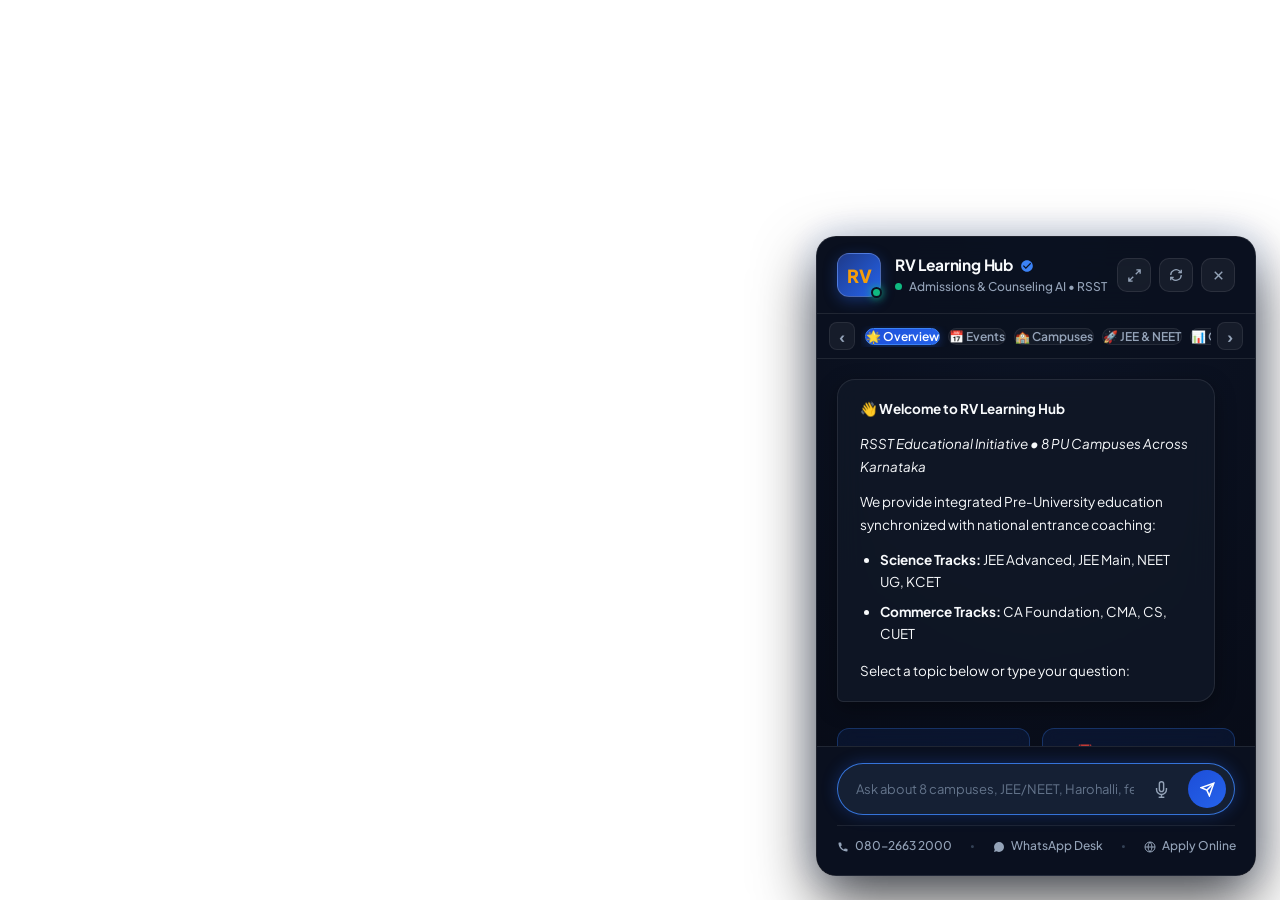
<file: index.html>
<!DOCTYPE html>
<html lang="en">
<head>
  <meta charset="UTF-8">
  <meta name="viewport" content="width=device-width, initial-scale=1.0">
  <title>RV Learning Hub — Admissions & Academic AI Chatbot</title>
  
  <link rel="preconnect" href="https://fonts.googleapis.com">
  <link rel="preconnect" href="https://fonts.gstatic.com" crossorigin>
  <link href="https://fonts.googleapis.com/css2?family=Plus+Jakarta+Sans:wght@300;400;500;600;700;800&display=swap" rel="stylesheet">
  
  <!-- RVLH Chatbot Stylesheet -->
  <link rel="stylesheet" href="rvlh-chatbot.css?v=2.6">

  <style>
    *, *::before, *::after {
      box-sizing: border-box;
    }
    html, body {
      margin: 0;
      padding: 0;
      width: 100%;
      height: 100%;
      background: transparent !important;
      background-color: transparent !important;
      overflow: hidden;
      font-family: 'Plus Jakarta Sans', system-ui, -apple-system, sans-serif;
    }
  </style>
</head>
<body data-nobg="true" data-auto-open="true">

  <!-- Core RVLH Chatbot Scripts -->
  <script>
    // Global flag for instant auto-open
    window.AUTO_OPEN_CHATBOT = true;

    // Configuration Mock for Local & Live Testing
    window.RVLH_CONFIG = {
      wpRestUrl: 'https://rvlearninghub.com/wp-json/rvlh-chatbot/v1',
      vercelUrl: 'https://chatbot-dashboard.vercel.app',
      apiKey: 'rvlh_demo_key_12345',
      instituteId: 'rvlh'
    };
  </script>

  <script src="rvlh-knowledge-base.js?v=2.6"></script>
  <script src="telemetry.js?v=2.6"></script>
  <script src="rvlh-engine.js?v=2.6"></script>
  <script src="rvlh-chatbot.js?v=2.6"></script>

  <script>
    // Ensure instant auto-open of RVLH chatbot window
    (function ensureAutoOpen() {
      const openWindow = () => {
        const win = document.getElementById('rvlh-chat-window');
        const badge = document.getElementById('rvlh-fab-badge');
        const fabIcon = document.getElementById('rvlh-fab-icon');
        const inp = document.getElementById('rvlh-input-field');

        if (win) {
          document.body.classList.add('rvlh-chat-open');
          win.classList.add('open');
          if (badge) badge.style.display = 'none';
          if (fabIcon) {
            fabIcon.innerHTML = '<path d="M19 6.41L17.59 5 12 10.59 6.41 5 5 6.41 10.59 12 5 17.59 6.41 19 12 13.41 17.59 19 19 17.59 13.41 12z"/>';
          }
          if (inp) {
            try { inp.focus(); } catch (e) {}
          }
          return true;
        }
        return false;
      };

      // Attempt immediately and with fallback interval
      if (!openWindow()) {
        const timer = setInterval(() => {
          if (openWindow()) clearInterval(timer);
        }, 30);
        setTimeout(() => clearInterval(timer), 3000);
      }
    })();
  </script>
</body>
</html>
</file>
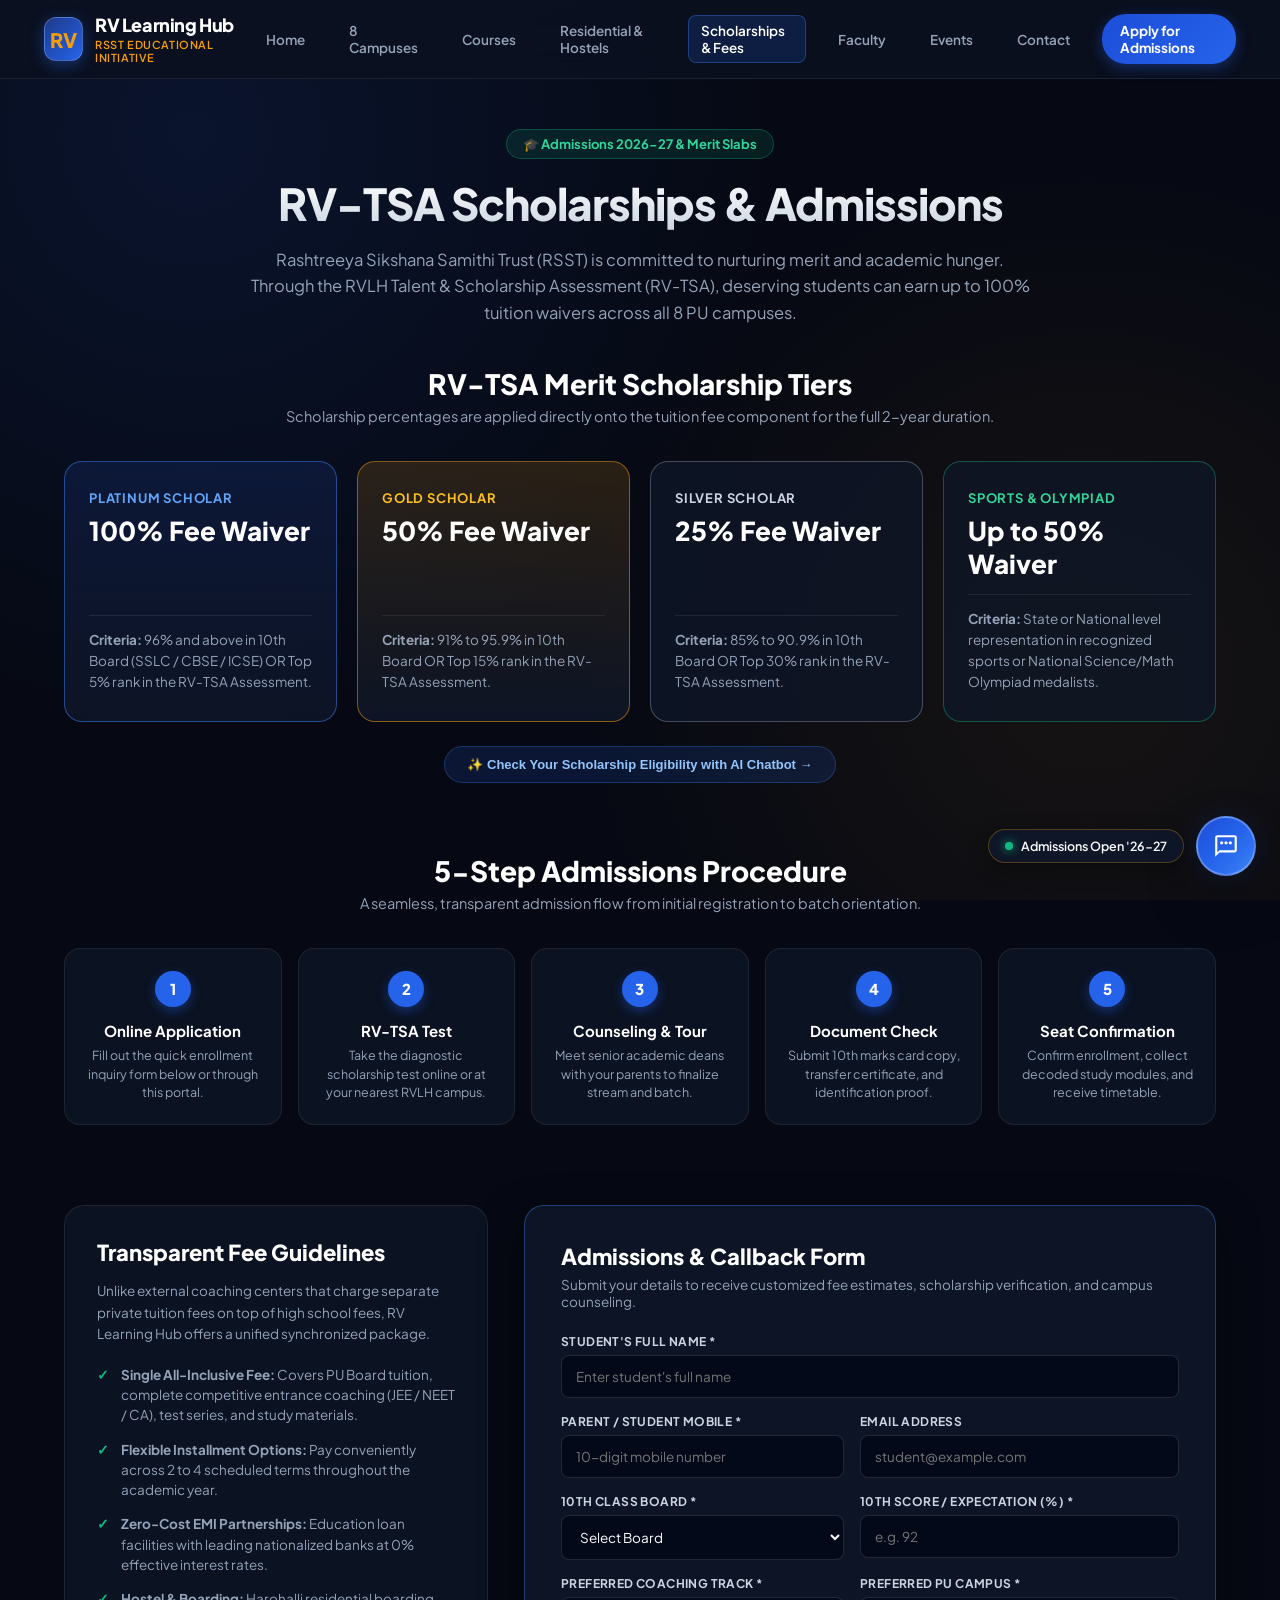
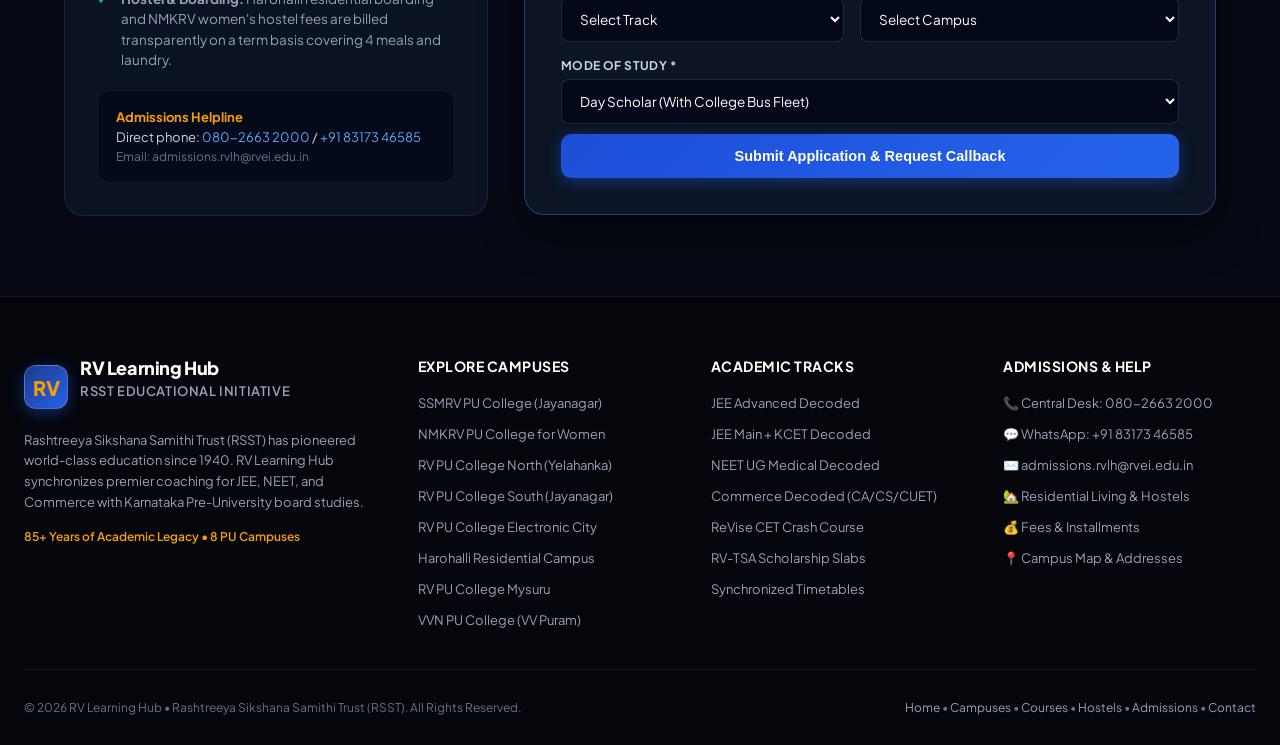
<file: admissions.html>
<!DOCTYPE html>
<html lang="en">
<head>
  <meta charset="UTF-8">
  <meta name="viewport" content="width=device-width, initial-scale=1.0">
  <title>Admissions & RV-TSA Scholarships | RV Learning Hub (RSST)</title>
  <meta name="description" content="Apply for RV Learning Hub Admissions 2026-27. Learn about RV-TSA scholarship tiers offering up to 100% tuition fee waivers, transparent fee structures, and the 5-step admission roadmap.">
  <link rel="preconnect" href="https://fonts.googleapis.com">
  <link rel="preconnect" href="https://fonts.gstatic.com" crossorigin>
  <link href="https://fonts.googleapis.com/css2?family=Plus+Jakarta+Sans:wght@300;400;500;600;700;800&display=swap" rel="stylesheet">
  
  <link rel="stylesheet" href="website-nav.css">
  <link rel="stylesheet" href="rvlh-chatbot.css?v=2.5">

  <style>
    * { margin: 0; padding: 0; box-sizing: border-box; }
    body {
      font-family: 'Plus Jakarta Sans', sans-serif;
      background: var(--site-bg);
      color: var(--site-text);
      min-height: 100vh;
      overflow-x: hidden;
    }

    .page-hero {
      max-width: 1200px;
      margin: 50px auto 30px auto;
      padding: 0 24px;
      text-align: center;
    }
    .page-hero-pill {
      display: inline-flex;
      align-items: center;
      gap: 8px;
      background: rgba(16, 185, 129, 0.12);
      border: 1px solid rgba(16, 185, 129, 0.3);
      color: #34d399;
      padding: 6px 16px;
      border-radius: 20px;
      font-size: 13px;
      font-weight: 700;
      margin-bottom: 16px;
    }
    .page-hero h1 {
      font-size: 44px;
      font-weight: 800;
      letter-spacing: -1px;
      margin-bottom: 16px;
      background: linear-gradient(180deg, #ffffff 0%, #cbd5e1 100%);
      -webkit-background-clip: text;
      -webkit-text-fill-color: transparent;
    }
    .page-hero p {
      max-width: 780px;
      margin: 0 auto;
      font-size: 16.5px;
      color: var(--site-text-muted);
      line-height: 1.6;
    }

    /* Scholarship Slabs Grid */
    .scholarship-section {
      max-width: 1200px;
      margin: 40px auto 70px auto;
      padding: 0 24px;
    }
    .section-headline {
      text-align: center;
      margin-bottom: 36px;
    }
    .section-headline h2 {
      font-size: 28px;
      font-weight: 800;
      color: #fff;
    }
    .section-headline p {
      color: var(--site-text-muted);
      font-size: 14.5px;
      margin-top: 6px;
    }

    .slabs-grid {
      display: grid;
      grid-template-columns: repeat(auto-fit, minmax(260px, 1fr));
      gap: 20px;
    }
    .slab-card {
      background: rgba(15, 23, 42, 0.7);
      border: 1px solid var(--site-border);
      border-radius: 18px;
      padding: 28px 24px;
      position: relative;
      transition: all 0.25s ease;
      display: flex;
      flex-direction: column;
      justify-content: space-between;
    }
    .slab-card:hover {
      transform: translateY(-4px);
      box-shadow: 0 12px 30px rgba(0, 0, 0, 0.5);
    }
    .slab-card.platinum {
      border-color: rgba(59, 130, 246, 0.5);
      background: linear-gradient(180deg, rgba(30, 58, 138, 0.25) 0%, rgba(15, 23, 42, 0.8) 100%);
    }
    .slab-card.gold {
      border-color: rgba(245, 158, 11, 0.5);
      background: linear-gradient(180deg, rgba(245, 158, 11, 0.15) 0%, rgba(15, 23, 42, 0.8) 100%);
    }
    .slab-card.silver {
      border-color: rgba(148, 163, 184, 0.4);
    }
    .slab-card.sports {
      border-color: rgba(16, 185, 129, 0.4);
    }

    .slab-tier {
      font-size: 13px;
      font-weight: 700;
      text-transform: uppercase;
      letter-spacing: 0.8px;
      margin-bottom: 8px;
    }
    .slab-waiver {
      font-size: 26px;
      font-weight: 800;
      color: #fff;
      margin-bottom: 14px;
    }
    .slab-criteria {
      font-size: 13.5px;
      color: var(--site-text-muted);
      line-height: 1.55;
      padding-top: 14px;
      border-top: 1px solid rgba(255, 255, 255, 0.08);
    }

    /* 5-Step Admission Roadmap */
    .roadmap-section {
      max-width: 1200px;
      margin: 50px auto 80px auto;
      padding: 0 24px;
    }
    .steps-container {
      display: grid;
      grid-template-columns: repeat(5, 1fr);
      gap: 16px;
      margin-top: 30px;
    }
    .step-box {
      background: rgba(15, 23, 42, 0.65);
      border: 1px solid var(--site-border);
      border-radius: 16px;
      padding: 22px 18px;
      text-align: center;
      position: relative;
    }
    .step-num {
      width: 36px;
      height: 36px;
      border-radius: 50%;
      background: var(--site-primary);
      color: #fff;
      font-weight: 800;
      font-size: 15px;
      display: flex;
      align-items: center;
      justify-content: center;
      margin: 0 auto 14px auto;
      box-shadow: 0 4px 12px rgba(37, 99, 235, 0.4);
    }
    .step-title {
      font-size: 15px;
      font-weight: 700;
      color: #fff;
      margin-bottom: 6px;
    }
    .step-desc {
      font-size: 12.5px;
      color: var(--site-text-muted);
      line-height: 1.5;
    }

    /* Admissions & Application Form Area */
    .apply-section {
      max-width: 1200px;
      margin: 40px auto 80px auto;
      padding: 0 24px;
      display: grid;
      grid-template-columns: 1fr 1.2fr;
      gap: 36px;
      align-items: flex-start;
    }

    .fee-guidelines-box {
      background: rgba(15, 23, 42, 0.7);
      border: 1px solid var(--site-border);
      border-radius: 20px;
      padding: 32px;
    }
    .fee-guidelines-box h3 {
      font-size: 22px;
      font-weight: 800;
      color: #fff;
      margin-bottom: 14px;
    }
    .fee-list {
      list-style: none;
      display: flex;
      flex-direction: column;
      gap: 14px;
      margin: 20px 0;
    }
    .fee-item {
      display: flex;
      gap: 12px;
      font-size: 13.5px;
      color: var(--site-text-muted);
      line-height: 1.5;
    }
    .fee-check { color: #10b981; font-weight: bold; }

    /* Form Container */
    .form-card {
      background: rgba(15, 23, 42, 0.85);
      border: 1px solid rgba(59, 130, 246, 0.4);
      border-radius: 20px;
      padding: 36px;
      box-shadow: 0 16px 40px rgba(0, 0, 0, 0.5);
    }
    .form-card h3 {
      font-size: 22px;
      font-weight: 800;
      color: #fff;
      margin-bottom: 6px;
    }
    .form-card p {
      font-size: 13.5px;
      color: var(--site-text-muted);
      margin-bottom: 24px;
    }

    .form-grid {
      display: grid;
      grid-template-columns: 1fr 1fr;
      gap: 16px;
    }
    .form-group {
      display: flex;
      flex-direction: column;
      gap: 6px;
    }
    .form-group.full { grid-column: span 2; }
    .form-label {
      font-size: 12px;
      font-weight: 700;
      color: #cbd5e1;
      text-transform: uppercase;
      letter-spacing: 0.4px;
    }
    .form-input, .form-select {
      background: rgba(2, 6, 23, 0.7);
      border: 1px solid rgba(255, 255, 255, 0.12);
      border-radius: 8px;
      padding: 12px 14px;
      color: #fff;
      font-size: 13.5px;
      font-family: inherit;
      outline: none;
      transition: all 0.2s;
    }
    .form-input:focus, .form-select:focus {
      border-color: var(--site-primary);
      box-shadow: 0 0 0 3px rgba(37, 99, 235, 0.25);
    }
    .form-select option {
      background: #0f172a;
      color: #fff;
    }

    .btn-submit-app {
      background: linear-gradient(135deg, #1d4ed8, #2563eb);
      color: #fff;
      border: none;
      border-radius: 10px;
      padding: 14px;
      font-size: 14.5px;
      font-weight: 700;
      cursor: pointer;
      width: 100%;
      margin-top: 10px;
      transition: all 0.2s;
      box-shadow: 0 4px 15px rgba(37, 99, 235, 0.4);
    }
    .btn-submit-app:hover {
      background: linear-gradient(135deg, #2563eb, #3b82f6);
      transform: translateY(-1px);
    }

    .submission-notice {
      display: none;
      background: rgba(16, 185, 129, 0.15);
      border: 1px solid rgba(16, 185, 129, 0.3);
      color: #6ee7b7;
      padding: 14px;
      border-radius: 10px;
      font-size: 13.5px;
      margin-top: 14px;
      text-align: center;
    }

    @media (max-width: 960px) {
      .steps-container { grid-template-columns: repeat(2, 1fr); }
      .apply-section { grid-template-columns: 1fr; }
      .form-grid { grid-template-columns: 1fr; }
      .form-group.full { grid-column: span 1; }
    }
    @media (max-width: 640px) {
      .page-hero h1 { font-size: 32px; }
      .steps-container { grid-template-columns: 1fr; }
    }
  </style>
</head>
<body>

  <div class="ambient-bg"></div>

  <!-- Shared Header -->
  <header class="site-header">
    <div class="site-nav-container">
      <a href="index.html" class="site-logo-group">
        <div class="site-logo-badge">RV</div>
        <div class="site-logo-text">
          <div class="site-logo-title">RV Learning Hub</div>
          <p>RSST Educational Initiative</p>
        </div>
      </a>
      <nav class="site-nav-links">
        <a href="index.html" class="site-nav-link">Home</a>
        <a href="campuses.html" class="site-nav-link">8 Campuses</a>
        <a href="courses.html" class="site-nav-link">Courses</a>
        <a href="hostels.html" class="site-nav-link">Residential & Hostels</a>
        <a href="admissions.html" class="site-nav-link active">Scholarships & Fees</a>
        <a href="faculty.html" class="site-nav-link">Faculty</a>
        <a href="events.html" class="site-nav-link">Events</a>
        <a href="contact.html" class="site-nav-link">Contact</a>
        <a href="admissions.html#apply" class="site-nav-cta">Apply for Admissions</a>
      </nav>
      <button class="site-mobile-toggle" id="site-mobile-toggle" aria-label="Toggle Navigation">
        <svg width="22" height="22" viewBox="0 0 24 24" fill="none" stroke="currentColor" stroke-width="2.5"><line x1="3" y1="12" x2="21" y2="12"></line><line x1="3" y1="6" x2="21" y2="6"></line><line x1="3" y1="18" x2="21" y2="18"></line></svg>
      </button>
    </div>
  </header>

  <!-- Mobile Drawer -->
  <div class="site-mobile-drawer" id="site-mobile-drawer">
    <a href="index.html" class="site-nav-link">Home</a>
    <a href="campuses.html" class="site-nav-link">8 Campuses Directory</a>
    <a href="courses.html" class="site-nav-link">Courses (JEE / NEET / Commerce)</a>
    <a href="hostels.html" class="site-nav-link">Residential & Hostels (Harohalli)</a>
    <a href="admissions.html" class="site-nav-link active">Scholarships & Fees (RV-TSA)</a>
    <a href="faculty.html" class="site-nav-link">Faculty & Leadership</a>
    <a href="events.html" class="site-nav-link">Events & Calendar</a>
    <a href="contact.html" class="site-nav-link">Admissions Contact & Counseling</a>
    <a href="admissions.html#apply" class="site-nav-cta">Apply for Admissions</a>
  </div>

  <!-- Page Hero -->
  <section class="page-hero">
    <div class="page-hero-pill">
      <span>🎓 Admissions 2026-27 & Merit Slabs</span>
    </div>
    <h1>RV-TSA Scholarships & Admissions</h1>
    <p>
      Rashtreeya Sikshana Samithi Trust (RSST) is committed to nurturing merit and academic hunger. 
      Through the RVLH Talent & Scholarship Assessment (RV-TSA), deserving students can earn up to 100% tuition waivers across all 8 PU campuses.
    </p>
  </section>

  <!-- Scholarship Slabs -->
  <section class="scholarship-section" id="scholarships">
    <div class="section-headline">
      <h2>RV-TSA Merit Scholarship Tiers</h2>
      <p>Scholarship percentages are applied directly onto the tuition fee component for the full 2-year duration.</p>
    </div>

    <div class="slabs-grid">
      <!-- 1. Platinum -->
      <div class="slab-card platinum">
        <div>
          <div class="slab-tier" style="color: #60a5fa;">Platinum Scholar</div>
          <div class="slab-waiver">100% Fee Waiver</div>
        </div>
        <div class="slab-criteria">
          <strong>Criteria:</strong> 96% and above in 10th Board (SSLC / CBSE / ICSE) OR Top 5% rank in the RV-TSA Assessment.
        </div>
      </div>

      <!-- 2. Gold -->
      <div class="slab-card gold">
        <div>
          <div class="slab-tier" style="color: #fbbf24;">Gold Scholar</div>
          <div class="slab-waiver">50% Fee Waiver</div>
        </div>
        <div class="slab-criteria">
          <strong>Criteria:</strong> 91% to 95.9% in 10th Board OR Top 15% rank in the RV-TSA Assessment.
        </div>
      </div>

      <!-- 3. Silver -->
      <div class="slab-card silver">
        <div>
          <div class="slab-tier" style="color: #cbd5e1;">Silver Scholar</div>
          <div class="slab-waiver">25% Fee Waiver</div>
        </div>
        <div class="slab-criteria">
          <strong>Criteria:</strong> 85% to 90.9% in 10th Board OR Top 30% rank in the RV-TSA Assessment.
        </div>
      </div>

      <!-- 4. Sports -->
      <div class="slab-card sports">
        <div>
          <div class="slab-tier" style="color: #34d399;">Sports & Olympiad</div>
          <div class="slab-waiver">Up to 50% Waiver</div>
        </div>
        <div class="slab-criteria">
          <strong>Criteria:</strong> State or National level representation in recognized sports or National Science/Math Olympiad medalists.
        </div>
      </div>
    </div>

    <div style="text-align:center; margin-top: 24px;">
      <button onclick="testBrainPrompt('Can you evaluate my eligibility for RV-TSA scholarship with 92% in 10th?')" style="background:rgba(37,99,235,0.15); border:1px solid rgba(59,130,246,0.3); color:#93c5fd; padding:10px 22px; border-radius:30px; font-size:13px; font-weight:700; cursor:pointer; transition:all 0.2s;">
        ✨ Check Your Scholarship Eligibility with AI Chatbot &rarr;
      </button>
    </div>
  </section>

  <!-- 5-Step Roadmap -->
  <section class="roadmap-section">
    <div class="section-headline">
      <h2>5-Step Admissions Procedure</h2>
      <p>A seamless, transparent admission flow from initial registration to batch orientation.</p>
    </div>

    <div class="steps-container">
      <div class="step-box">
        <div class="step-num">1</div>
        <div class="step-title">Online Application</div>
        <div class="step-desc">Fill out the quick enrollment inquiry form below or through this portal.</div>
      </div>
      <div class="step-box">
        <div class="step-num">2</div>
        <div class="step-title">RV-TSA Test</div>
        <div class="step-desc">Take the diagnostic scholarship test online or at your nearest RVLH campus.</div>
      </div>
      <div class="step-box">
        <div class="step-num">3</div>
        <div class="step-title">Counseling & Tour</div>
        <div class="step-desc">Meet senior academic deans with your parents to finalize stream and batch.</div>
      </div>
      <div class="step-box">
        <div class="step-num">4</div>
        <div class="step-title">Document Check</div>
        <div class="step-desc">Submit 10th marks card copy, transfer certificate, and identification proof.</div>
      </div>
      <div class="step-box">
        <div class="step-num">5</div>
        <div class="step-title">Seat Confirmation</div>
        <div class="step-desc">Confirm enrollment, collect decoded study modules, and receive timetable.</div>
      </div>
    </div>
  </section>

  <!-- Application & Fee Details Area -->
  <section class="apply-section" id="apply">

    <!-- Left: Fee Transparency Guidelines -->
    <div class="fee-guidelines-box">
      <h3>Transparent Fee Guidelines</h3>
      <p style="font-size: 13.5px; color: var(--site-text-muted); line-height: 1.6;">
        Unlike external coaching centers that charge separate private tuition fees on top of high school fees, 
        RV Learning Hub offers a unified synchronized package.
      </p>

      <ul class="fee-list">
        <li class="fee-item">
          <span class="fee-check">&#10003;</span>
          <span><strong>Single All-Inclusive Fee:</strong> Covers PU Board tuition, complete competitive entrance coaching (JEE / NEET / CA), test series, and study materials.</span>
        </li>
        <li class="fee-item">
          <span class="fee-check">&#10003;</span>
          <span><strong>Flexible Installment Options:</strong> Pay conveniently across 2 to 4 scheduled terms throughout the academic year.</span>
        </li>
        <li class="fee-item">
          <span class="fee-check">&#10003;</span>
          <span><strong>Zero-Cost EMI Partnerships:</strong> Education loan facilities with leading nationalized banks at 0% effective interest rates.</span>
        </li>
        <li class="fee-item">
          <span class="fee-check">&#10003;</span>
          <span><strong>Hostel & Boarding:</strong> Harohalli residential boarding and NMKRV women's hostel fees are billed transparently on a term basis covering 4 meals and laundry.</span>
        </li>
      </ul>

      <div style="background: rgba(2, 6, 23, 0.6); padding: 18px; border-radius: 12px; border: 1px solid rgba(255, 255, 255, 0.06);">
        <div style="font-size: 13px; font-weight: 700; color: var(--site-accent); margin-bottom: 4px;">Admissions Helpline</div>
        <div style="font-size: 13px; color: #cbd5e1;">Direct phone: <a href="tel:08026632000" style="color:#60a5fa; text-decoration:none;">080-2663 2000</a> / <a href="https://wa.me/918317346585" style="color:#60a5fa; text-decoration:none;">+91 83173 46585</a></div>
        <div style="font-size: 12px; color: var(--site-text-dim); margin-top: 4px;">Email: admissions.rvlh@rvei.edu.in</div>
      </div>
    </div>

    <!-- Right: Application Form -->
    <div class="form-card">
      <h3>Admissions & Callback Form</h3>
      <p>Submit your details to receive customized fee estimates, scholarship verification, and campus counseling.</p>

      <form id="rvlh-admissions-form" onsubmit="handleAdmissionsSubmit(event)">
        <div class="form-grid">
          <div class="form-group full">
            <label class="form-label" for="app-student-name">Student's Full Name *</label>
            <input type="text" id="app-student-name" class="form-input" placeholder="Enter student's full name" required>
          </div>

          <div class="form-group">
            <label class="form-label" for="app-parent-phone">Parent / Student Mobile *</label>
            <input type="tel" id="app-parent-phone" class="form-input" placeholder="10-digit mobile number" pattern="[0-9]{10}" required>
          </div>

          <div class="form-group">
            <label class="form-label" for="app-email">Email Address</label>
            <input type="email" id="app-email" class="form-input" placeholder="student@example.com">
          </div>

          <div class="form-group">
            <label class="form-label" for="app-10th-board">10th Class Board *</label>
            <select id="app-10th-board" class="form-select" required>
              <option value="">Select Board</option>
              <option value="CBSE">CBSE</option>
              <option value="ICSE">ICSE</option>
              <option value="Karnataka SSLC">Karnataka SSLC</option>
              <option value="IGCSE / Other">IGCSE / Other</option>
            </select>
          </div>

          <div class="form-group">
            <label class="form-label" for="app-10th-percent">10th Score / Expectation (%) *</label>
            <input type="number" id="app-10th-percent" class="form-input" placeholder="e.g. 92" min="50" max="100" required>
          </div>

          <div class="form-group">
            <label class="form-label" for="app-course">Preferred Coaching Track *</label>
            <select id="app-course" class="form-select" required>
              <option value="">Select Track</option>
              <option value="jee_adv">JEE Advanced (Main + KCET)</option>
              <option value="jee_main">JEE Main + KCET Decoded</option>
              <option value="neet_ug">NEET UG Medical Decoded</option>
              <option value="commerce">Commerce Decoded (CA/CS/CUET)</option>
              <option value="revise_cet">ReVise CET Crash Course</option>
            </select>
          </div>

          <div class="form-group">
            <label class="form-label" for="app-campus">Preferred PU Campus *</label>
            <select id="app-campus" class="form-select" required>
              <option value="">Select Campus</option>
              <option value="ssmrv">SSMRV PU College (Jayanagar)</option>
              <option value="nmkrv">NMKRV PU College for Women (Jayanagar)</option>
              <option value="rv_north">RV PU College North (Yelahanka)</option>
              <option value="rv_south">RV PU College South (Jayanagar)</option>
              <option value="rv_ecity">RV PU College Electronic City</option>
              <option value="rv_harohalli">RV Harohalli Residential (50 Acres)</option>
              <option value="rv_mysuru">RV PU College Mysuru</option>
              <option value="vvn">VVN PU College (VV Puram)</option>
            </select>
          </div>

          <div class="form-group full">
            <label class="form-label" for="app-boarding">Mode of Study *</label>
            <select id="app-boarding" class="form-select" required>
              <option value="day_scholar">Day Scholar (With College Bus Fleet)</option>
              <option value="residential">Residential Hostels (Harohalli / NMKRV)</option>
            </select>
          </div>
        </div>

        <button type="submit" class="btn-submit-app">Submit Application & Request Callback</button>
        <div class="submission-notice" id="app-notice">
          🎉 <strong>Application Received!</strong> Our Senior Academic Counselor will contact you shortly with your customized RV-TSA scholarship evaluation.
        </div>
      </form>
    </div>

  </section>

  <!-- Unified Footer -->
  <footer class="site-footer">
    <div class="site-footer-container">
      <div class="site-footer-brand">
        <div class="site-logo-group" style="margin-bottom: 12px;">
          <div class="site-logo-badge">RV</div>
          <div class="site-logo-text">
            <div class="site-logo-title">RV Learning Hub</div>
            <p>RSST Educational Initiative</p>
          </div>
        </div>
        <p>
          Rashtreeya Sikshana Samithi Trust (RSST) has pioneered world-class education since 1940. 
          RV Learning Hub synchronizes premier coaching for JEE, NEET, and Commerce with Karnataka Pre-University board studies.
        </p>
        <div class="site-footer-trust">85+ Years of Academic Legacy &bull; 8 PU Campuses</div>
      </div>
      <div class="site-footer-col">
        <h5>Explore Campuses</h5>
        <ul>
          <li><a href="campuses.html#ssmrv">SSMRV PU College (Jayanagar)</a></li>
          <li><a href="campuses.html#nmkrv">NMKRV PU College for Women</a></li>
          <li><a href="campuses.html#rv_north">RV PU College North (Yelahanka)</a></li>
          <li><a href="campuses.html#rv_south">RV PU College South (Jayanagar)</a></li>
          <li><a href="campuses.html#rv_ecity">RV PU College Electronic City</a></li>
          <li><a href="campuses.html#rv_harohalli">Harohalli Residential Campus</a></li>
          <li><a href="campuses.html#rv_mysuru">RV PU College Mysuru</a></li>
          <li><a href="campuses.html#vvn">VVN PU College (VV Puram)</a></li>
        </ul>
      </div>
      <div class="site-footer-col">
        <h5>Academic Tracks</h5>
        <ul>
          <li><a href="courses.html#jee_adv">JEE Advanced Decoded</a></li>
          <li><a href="courses.html#jee_main">JEE Main + KCET Decoded</a></li>
          <li><a href="courses.html#neet_ug">NEET UG Medical Decoded</a></li>
          <li><a href="courses.html#commerce">Commerce Decoded (CA/CS/CUET)</a></li>
          <li><a href="courses.html#revise_cet">ReVise CET Crash Course</a></li>
          <li><a href="admissions.html#scholarships">RV-TSA Scholarship Slabs</a></li>
          <li><a href="hostels.html#schedule">Synchronized Timetables</a></li>
        </ul>
      </div>
      <div class="site-footer-col">
        <h5>Admissions & Help</h5>
        <ul>
          <li><a href="tel:08026632000">📞 Central Desk: 080-2663 2000</a></li>
          <li><a href="https://wa.me/918317346585">💬 WhatsApp: +91 83173 46585</a></li>
          <li><a href="mailto:admissions.rvlh@rvei.edu.in">✉️ admissions.rvlh@rvei.edu.in</a></li>
          <li><a href="hostels.html">🏡 Residential Living & Hostels</a></li>
          <li><a href="admissions.html">💰 Fees & Installments</a></li>
          <li><a href="contact.html">📍 Campus Map & Addresses</a></li>
        </ul>
      </div>
    </div>
    <div class="site-footer-bottom">
      <div>&copy; 2026 RV Learning Hub &bull; Rashtreeya Sikshana Samithi Trust (RSST). All Rights Reserved.</div>
      <div>
        <a href="index.html">Home</a> &bull;
        <a href="campuses.html">Campuses</a> &bull;
        <a href="courses.html">Courses</a> &bull;
        <a href="hostels.html">Hostels</a> &bull;
        <a href="admissions.html">Admissions</a> &bull;
        <a href="contact.html">Contact</a>
      </div>
    </div>
  </footer>

  <!-- Scripts -->
  <script src="website-nav.js"></script>
  <script>
    function handleAdmissionsSubmit(e) {
      e.preventDefault();
      const studentName = document.getElementById('app-student-name').value;
      const phone = document.getElementById('app-parent-phone').value;
      const board = document.getElementById('app-10th-board').value;
      const percent = document.getElementById('app-10th-percent').value;
      const course = document.getElementById('app-course').value;
      const campus = document.getElementById('app-campus').value;

      // Dispatch Telemetry
      if (window.RVLHTelemetry) {
        window.RVLHTelemetry.capture('lead_captured', {
          studentName,
          phone,
          board,
          percentage: percent,
          courseInterest: course,
          campusInterest: campus,
          source: 'admissions_page_form'
        });
      }

      document.getElementById('app-notice').style.display = 'block';
      e.target.reset();
    }
  </script>

  <!-- RVLH Chatbot Widget Scripts -->
  <script src="rvlh-knowledge-base.js?v=2.5"></script>
  <script src="telemetry.js?v=2.5"></script>
  <script src="rvlh-engine.js?v=2.5"></script>
  <script src="rvlh-chatbot.js?v=2.5"></script>

</body>
</html>
</file>
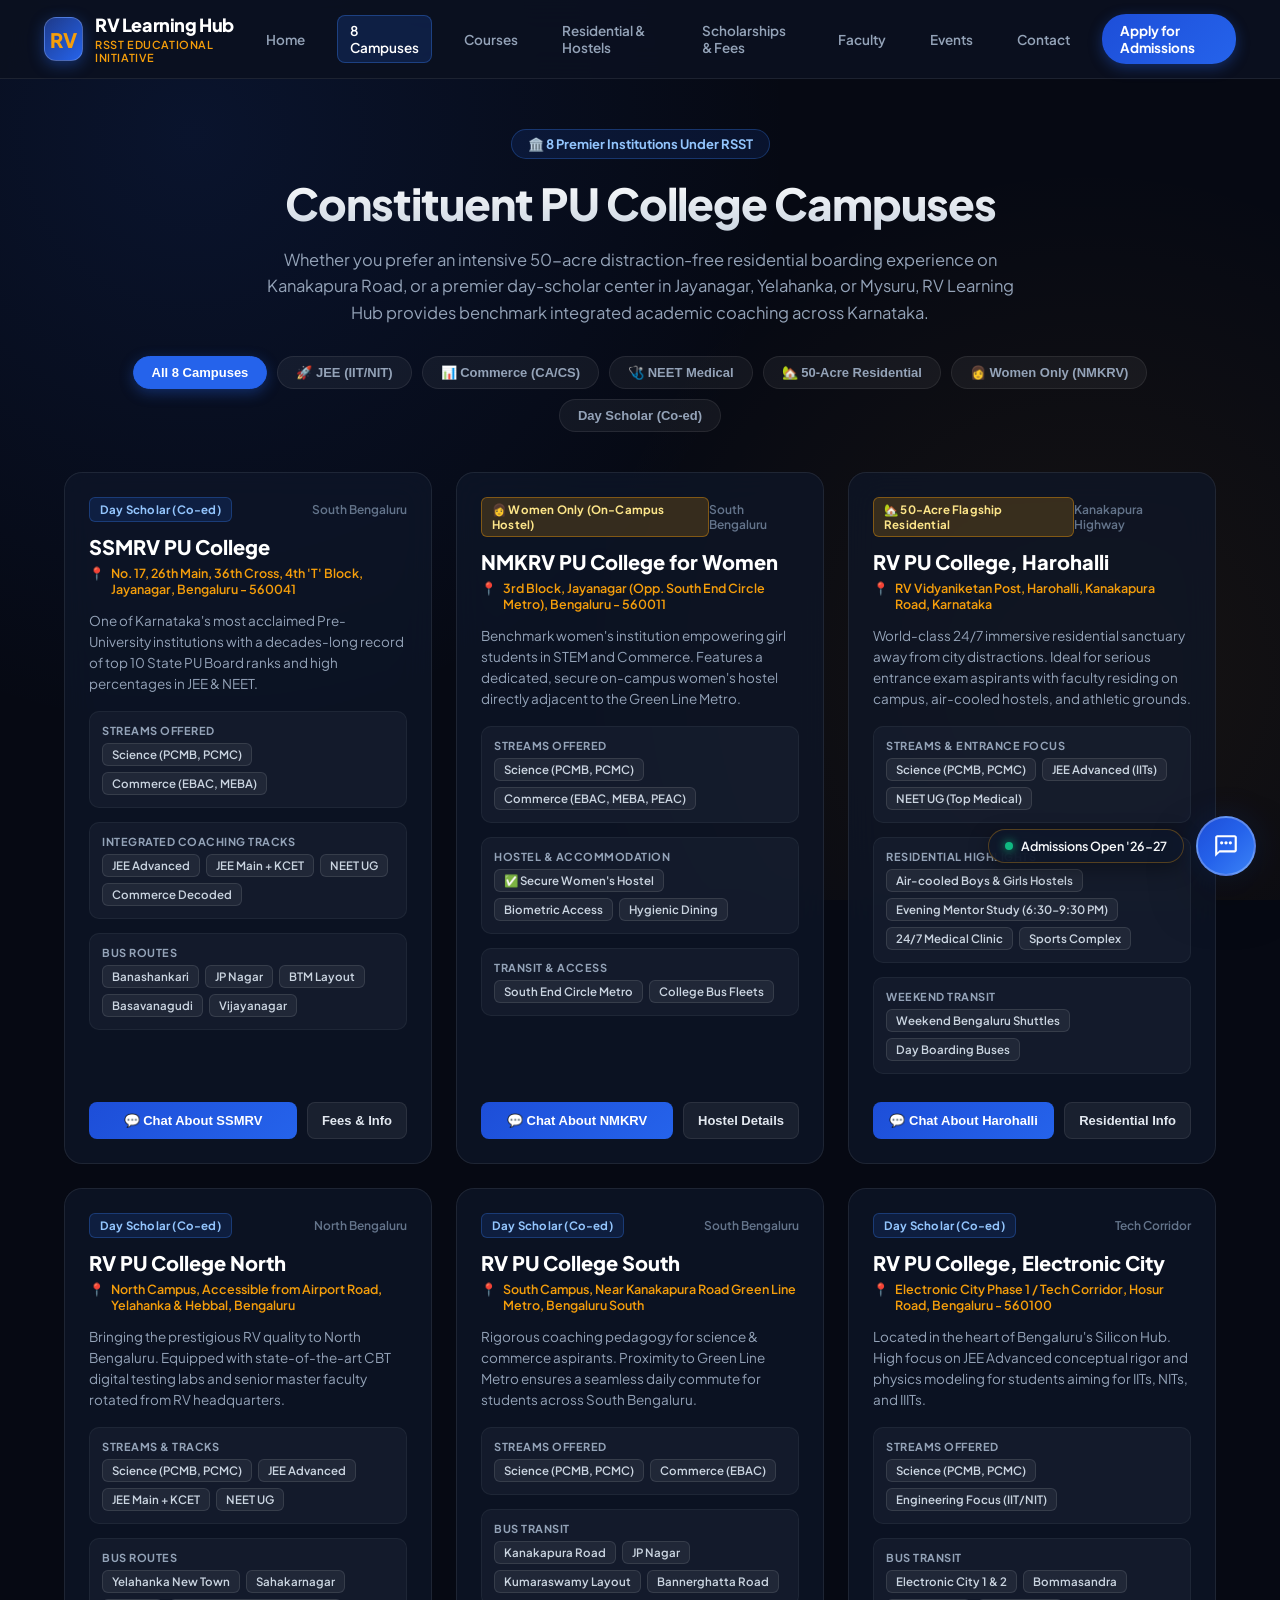
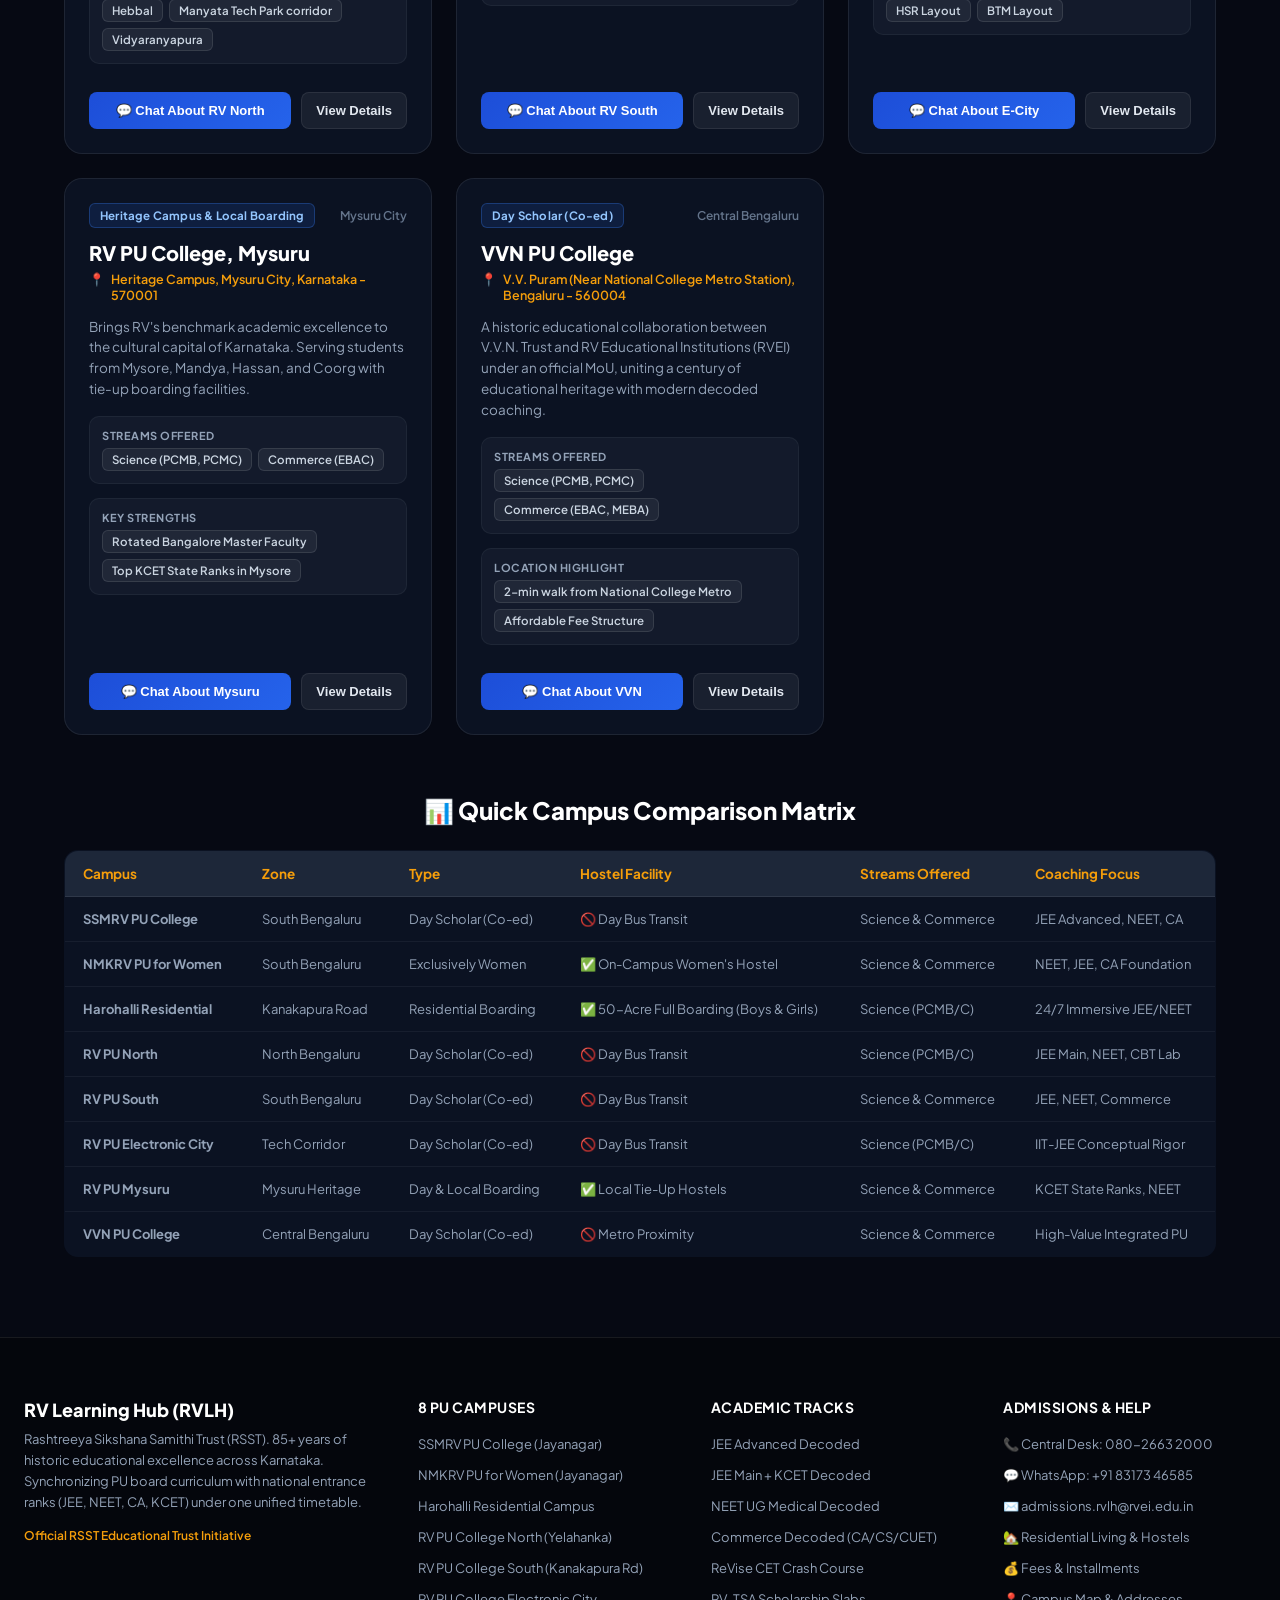
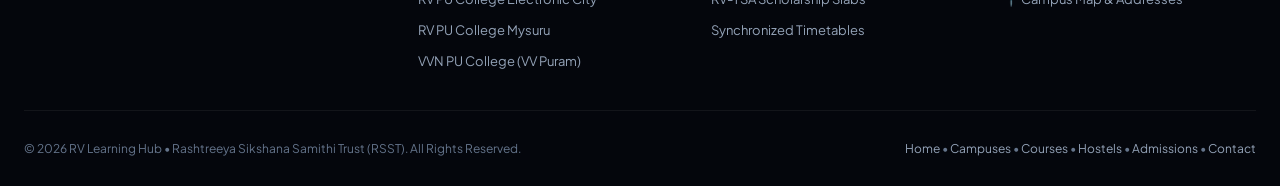
<file: campuses.html>
<!DOCTYPE html>
<html lang="en">
<head>
  <meta charset="UTF-8">
  <meta name="viewport" content="width=device-width, initial-scale=1.0">
  <title>8 Constituent PU Campuses | RV Learning Hub (RSST)</title>
  <meta name="description" content="Explore all 8 RV Learning Hub PU College campuses in Bengaluru and Mysuru. Day scholar and 50-acre Harohalli residential campus with integrated JEE, NEET, and Commerce coaching.">
  <link rel="preconnect" href="https://fonts.googleapis.com">
  <link rel="preconnect" href="https://fonts.gstatic.com" crossorigin>
  <link href="https://fonts.googleapis.com/css2?family=Plus+Jakarta+Sans:wght@300;400;500;600;700;800&display=swap" rel="stylesheet">
  
  <link rel="stylesheet" href="website-nav.css">
  <link rel="stylesheet" href="rvlh-chatbot.css?v=2.5">

  <style>
    * { margin: 0; padding: 0; box-sizing: border-box; }
    body {
      font-family: 'Plus Jakarta Sans', sans-serif;
      background: var(--site-bg);
      color: var(--site-text);
      min-height: 100vh;
      overflow-x: hidden;
    }

    .page-hero {
      max-width: 1200px;
      margin: 50px auto 30px auto;
      padding: 0 24px;
      text-align: center;
    }
    .page-hero-pill {
      display: inline-flex;
      align-items: center;
      gap: 8px;
      background: rgba(37, 99, 235, 0.12);
      border: 1px solid rgba(59, 130, 246, 0.3);
      color: #93c5fd;
      padding: 6px 16px;
      border-radius: 20px;
      font-size: 13px;
      font-weight: 700;
      margin-bottom: 16px;
    }
    .page-hero h1 {
      font-size: 44px;
      font-weight: 800;
      letter-spacing: -1px;
      margin-bottom: 16px;
      background: linear-gradient(180deg, #ffffff 0%, #cbd5e1 100%);
      -webkit-background-clip: text;
      -webkit-text-fill-color: transparent;
    }
    .page-hero p {
      max-width: 760px;
      margin: 0 auto;
      font-size: 16.5px;
      color: var(--site-text-muted);
      line-height: 1.6;
    }

    /* Filter Bar */
    .filter-section {
      max-width: 1200px;
      margin: 30px auto 40px auto;
      padding: 0 24px;
      display: flex;
      justify-content: center;
      gap: 10px;
      flex-wrap: wrap;
    }
    .filter-btn {
      background: rgba(255, 255, 255, 0.05);
      border: 1px solid var(--site-border);
      color: var(--site-text-muted);
      padding: 8px 18px;
      border-radius: 24px;
      font-size: 13px;
      font-weight: 600;
      cursor: pointer;
      transition: all 0.2s ease;
    }
    .filter-btn:hover, .filter-btn.active {
      background: var(--site-primary);
      border-color: var(--site-primary);
      color: #fff;
      box-shadow: 0 4px 14px rgba(37, 99, 235, 0.35);
    }

    /* Campus Grid */
    .campuses-container {
      max-width: 1200px;
      margin: 0 auto 60px auto;
      padding: 0 24px;
      display: grid;
      grid-template-columns: repeat(auto-fit, minmax(360px, 1fr));
      gap: 24px;
    }

    .campus-card-full {
      background: rgba(15, 23, 42, 0.7);
      backdrop-filter: blur(16px);
      border: 1px solid var(--site-border);
      border-radius: 18px;
      padding: 24px;
      display: flex;
      flex-direction: column;
      justify-content: space-between;
      transition: all 0.25s ease;
      position: relative;
      overflow: hidden;
    }
    .campus-card-full:hover {
      border-color: rgba(59, 130, 246, 0.4);
      transform: translateY(-3px);
      box-shadow: 0 12px 30px rgba(0, 0, 0, 0.5), 0 0 20px rgba(37, 99, 235, 0.12);
    }

    .campus-top-meta {
      display: flex;
      align-items: center;
      justify-content: space-between;
      margin-bottom: 12px;
    }
    .campus-badge {
      display: inline-flex;
      align-items: center;
      gap: 5px;
      padding: 4px 10px;
      border-radius: 6px;
      font-size: 11.5px;
      font-weight: 700;
      letter-spacing: 0.2px;
    }
    .campus-badge.day {
      background: rgba(37, 99, 235, 0.15);
      color: #93c5fd;
      border: 1px solid rgba(59, 130, 246, 0.3);
    }
    .campus-badge.res {
      background: rgba(245, 158, 11, 0.18);
      color: #fde68a;
      border: 1px solid rgba(245, 158, 11, 0.4);
    }
    .campus-zone-tag {
      font-size: 12px;
      color: var(--site-text-dim);
      font-weight: 600;
    }

    .campus-card-full h2 {
      font-size: 20px;
      font-weight: 800;
      color: #fff;
      margin-bottom: 6px;
    }
    .campus-address {
      font-size: 12.5px;
      color: var(--site-accent);
      font-weight: 600;
      margin-bottom: 14px;
      display: flex;
      align-items: flex-start;
      gap: 6px;
    }
    .campus-desc {
      font-size: 13.5px;
      color: var(--site-text-muted);
      line-height: 1.55;
      margin-bottom: 16px;
    }

    .meta-block {
      background: rgba(30, 41, 59, 0.4);
      border: 1px solid rgba(255, 255, 255, 0.05);
      border-radius: 10px;
      padding: 12px;
      margin-bottom: 14px;
    }
    .meta-label {
      font-size: 11px;
      text-transform: uppercase;
      font-weight: 700;
      color: #94a3b8;
      letter-spacing: 0.5px;
      margin-bottom: 6px;
    }
    .meta-tags {
      display: flex;
      flex-wrap: wrap;
      gap: 6px;
    }
    .tag-pill {
      background: rgba(255, 255, 255, 0.06);
      border: 1px solid rgba(255, 255, 255, 0.1);
      color: #cbd5e1;
      padding: 3px 9px;
      border-radius: 6px;
      font-size: 11.5px;
      font-weight: 600;
    }

    .campus-card-actions {
      display: flex;
      gap: 10px;
      margin-top: 14px;
    }
    .btn-chat {
      flex: 1;
      background: linear-gradient(135deg, #1d4ed8, #2563eb);
      color: #fff;
      padding: 10px;
      border-radius: 8px;
      font-size: 13px;
      font-weight: 700;
      border: none;
      cursor: pointer;
      display: flex;
      align-items: center;
      justify-content: center;
      gap: 6px;
      transition: all 0.2s;
    }
    .btn-chat:hover {
      background: linear-gradient(135deg, #2563eb, #3b82f6);
      box-shadow: 0 4px 14px rgba(37, 99, 235, 0.4);
    }
    .btn-counselor {
      background: rgba(255, 255, 255, 0.06);
      border: 1px solid var(--site-border);
      color: #e2e8f0;
      padding: 10px 14px;
      border-radius: 8px;
      font-size: 13px;
      font-weight: 600;
      cursor: pointer;
      transition: all 0.2s;
    }
    .btn-counselor:hover {
      background: rgba(255, 255, 255, 0.12);
      color: #fff;
    }

    /* Comparison Matrix Table */
    .comparison-section {
      max-width: 1200px;
      margin: 40px auto 80px auto;
      padding: 0 24px;
    }
    .comparison-section h3 {
      font-size: 24px;
      font-weight: 800;
      text-align: center;
      margin-bottom: 24px;
      color: #fff;
    }
    .matrix-table {
      width: 100%;
      border-collapse: collapse;
      border-radius: 14px;
      overflow: hidden;
      border: 1px solid var(--site-border);
      background: rgba(15, 23, 42, 0.7);
    }
    .matrix-table th {
      background: rgba(30, 41, 59, 0.95);
      color: var(--site-accent);
      padding: 14px 18px;
      font-size: 13.5px;
      font-weight: 700;
      text-align: left;
      border-bottom: 1px solid var(--site-border);
    }
    .matrix-table td {
      padding: 14px 18px;
      font-size: 13px;
      color: var(--site-text-muted);
      border-bottom: 1px solid rgba(255, 255, 255, 0.05);
    }
    .matrix-table tr:hover td {
      background: rgba(37, 99, 235, 0.08);
      color: #fff;
    }
    .check-icon { color: #10b981; font-weight: bold; }
    .cross-icon { color: #ef4444; }

    @media (max-width: 768px) {
      .page-hero h1 { font-size: 32px; }
      .campuses-container { grid-template-columns: 1fr; }
      .matrix-table { display: block; overflow-x: auto; }
    }
  </style>
</head>
<body>

  <div class="ambient-bg"></div>

  <!-- Shared Header -->
  <header class="site-header">
    <div class="site-nav-container">
      <a href="index.html" class="site-logo-group">
        <div class="site-logo-badge">RV</div>
        <div class="site-logo-text">
          <div class="site-logo-title">RV Learning Hub</div>
          <p>RSST Educational Initiative</p>
        </div>
      </a>
      <nav class="site-nav-links">
        <a href="index.html" class="site-nav-link">Home</a>
        <a href="campuses.html" class="site-nav-link active">8 Campuses</a>
        <a href="courses.html" class="site-nav-link">Courses</a>
        <a href="hostels.html" class="site-nav-link">Residential & Hostels</a>
        <a href="admissions.html" class="site-nav-link">Scholarships & Fees</a>
        <a href="faculty.html" class="site-nav-link">Faculty</a>
        <a href="events.html" class="site-nav-link">Events</a>
        <a href="contact.html" class="site-nav-link">Contact</a>
        <a href="admissions.html#apply" class="site-nav-cta">Apply for Admissions</a>
      </nav>
      <button class="site-mobile-toggle" id="site-mobile-toggle" aria-label="Toggle Navigation">
        <svg width="22" height="22" viewBox="0 0 24 24" fill="none" stroke="currentColor" stroke-width="2.5"><line x1="3" y1="12" x2="21" y2="12"></line><line x1="3" y1="6" x2="21" y2="6"></line><line x1="3" y1="18" x2="21" y2="18"></line></svg>
      </button>
    </div>
  </header>

  <!-- Mobile Drawer -->
  <div class="site-mobile-drawer" id="site-mobile-drawer">
    <a href="index.html" class="site-nav-link">Home</a>
    <a href="campuses.html" class="site-nav-link active">8 Campuses</a>
    <a href="courses.html" class="site-nav-link">Courses (JEE / NEET / Commerce)</a>
    <a href="hostels.html" class="site-nav-link">Residential & Hostels (Harohalli)</a>
    <a href="admissions.html" class="site-nav-link">Scholarships & Fees (RV-TSA)</a>
    <a href="faculty.html" class="site-nav-link">Faculty & Leadership</a>
    <a href="events.html" class="site-nav-link">Events & Calendar</a>
    <a href="contact.html" class="site-nav-link">Admissions Contact & Counseling</a>
    <a href="admissions.html#apply" class="site-nav-cta">Apply for Admissions</a>
  </div>

  <!-- Page Hero -->
  <section class="page-hero">
    <div class="page-hero-pill">
      <span>🏛️ 8 Premier Institutions Under RSST</span>
    </div>
    <h1>Constituent PU College Campuses</h1>
    <p>
      Whether you prefer an intensive 50-acre distraction-free residential boarding experience on Kanakapura Road, or a premier day-scholar center in Jayanagar, Yelahanka, or Mysuru, RV Learning Hub provides benchmark integrated academic coaching across Karnataka.
    </p>
  </section>

  <!-- Filter Pills -->
  <div class="filter-section">
    <button class="filter-btn active" onclick="filterCampuses('all')">All 8 Campuses</button>
    <button class="filter-btn" onclick="filterCampuses('jee')">🚀 JEE (IIT/NIT)</button>
    <button class="filter-btn" onclick="filterCampuses('commerce')">📊 Commerce (CA/CS)</button>
    <button class="filter-btn" onclick="filterCampuses('neet')">🩺 NEET Medical</button>
    <button class="filter-btn" onclick="filterCampuses('residential')">🏡 50-Acre Residential</button>
    <button class="filter-btn" onclick="filterCampuses('women')">👩 Women Only (NMKRV)</button>
    <button class="filter-btn" onclick="filterCampuses('day')">Day Scholar (Co-ed)</button>
  </div>

  <!-- 8 Campuses Grid -->
  <div class="campuses-container" id="campuses-grid">

    <!-- 1. SSMRV -->
    <div class="campus-card-full" data-type="day" data-zone="south" data-courses="jee_adv jee_main neet_ug commerce" id="ssmrv">
      <div>
        <div class="campus-top-meta">
          <span class="campus-badge day">Day Scholar (Co-ed)</span>
          <span class="campus-zone-tag">South Bengaluru</span>
        </div>
        <h2>SSMRV PU College</h2>
        <div class="campus-address">
          <span>📍</span>
          <span>No. 17, 26th Main, 36th Cross, 4th 'T' Block, Jayanagar, Bengaluru - 560041</span>
        </div>
        <p class="campus-desc">
          One of Karnataka's most acclaimed Pre-University institutions with a decades-long record of top 10 State PU Board ranks and high percentages in JEE & NEET.
        </p>

        <div class="meta-block">
          <div class="meta-label">Streams Offered</div>
          <div class="meta-tags">
            <span class="tag-pill">Science (PCMB, PCMC)</span>
            <span class="tag-pill">Commerce (EBAC, MEBA)</span>
          </div>
        </div>

        <div class="meta-block">
          <div class="meta-label">Integrated Coaching Tracks</div>
          <div class="meta-tags">
            <span class="tag-pill">JEE Advanced</span>
            <span class="tag-pill">JEE Main + KCET</span>
            <span class="tag-pill">NEET UG</span>
            <span class="tag-pill">Commerce Decoded</span>
          </div>
        </div>

        <div class="meta-block">
          <div class="meta-label">Bus Routes</div>
          <div class="meta-tags">
            <span class="tag-pill">Banashankari</span>
            <span class="tag-pill">JP Nagar</span>
            <span class="tag-pill">BTM Layout</span>
            <span class="tag-pill">Basavanagudi</span>
            <span class="tag-pill">Vijayanagar</span>
          </div>
        </div>
      </div>

      <div class="campus-card-actions">
        <button class="btn-chat" onclick="openChatWithCampus('ssmrv')">
          <span>💬 Chat About SSMRV</span>
        </button>
        <button class="btn-counselor" onclick="testBrainPrompt('SSMRV fee structure and admissions process')">
          Fees & Info
        </button>
      </div>
    </div>

    <!-- 2. NMKRV -->
    <div class="campus-card-full" data-type="women" data-zone="south" data-courses="jee_main neet_ug commerce" id="nmkrv">
      <div>
        <div class="campus-top-meta">
          <span class="campus-badge res">👩 Women Only (On-Campus Hostel)</span>
          <span class="campus-zone-tag">South Bengaluru</span>
        </div>
        <h2>NMKRV PU College for Women</h2>
        <div class="campus-address">
          <span>📍</span>
          <span>3rd Block, Jayanagar (Opp. South End Circle Metro), Bengaluru - 560011</span>
        </div>
        <p class="campus-desc">
          Benchmark women's institution empowering girl students in STEM and Commerce. Features a dedicated, secure on-campus women's hostel directly adjacent to the Green Line Metro.
        </p>

        <div class="meta-block">
          <div class="meta-label">Streams Offered</div>
          <div class="meta-tags">
            <span class="tag-pill">Science (PCMB, PCMC)</span>
            <span class="tag-pill">Commerce (EBAC, MEBA, PEAC)</span>
          </div>
        </div>

        <div class="meta-block">
          <div class="meta-label">Hostel & Accommodation</div>
          <div class="meta-tags">
            <span class="tag-pill">✅ Secure Women's Hostel</span>
            <span class="tag-pill">Biometric Access</span>
            <span class="tag-pill">Hygienic Dining</span>
          </div>
        </div>

        <div class="meta-block">
          <div class="meta-label">Transit & Access</div>
          <div class="meta-tags">
            <span class="tag-pill">South End Circle Metro</span>
            <span class="tag-pill">College Bus Fleets</span>
          </div>
        </div>
      </div>

      <div class="campus-card-actions">
        <button class="btn-chat" onclick="openChatWithCampus('nmkrv')">
          <span>💬 Chat About NMKRV</span>
        </button>
        <button class="btn-counselor" onclick="testBrainPrompt('NMKRV women hostel fees and facilities')">
          Hostel Details
        </button>
      </div>
    </div>

    <!-- 3. Harohalli Residential Campus -->
    <div class="campus-card-full" data-type="residential" data-zone="south" data-courses="jee_adv jee_main neet_ug" id="rv_harohalli">
      <div>
        <div class="campus-top-meta">
          <span class="campus-badge res">🏡 50-Acre Flagship Residential</span>
          <span class="campus-zone-tag">Kanakapura Highway</span>
        </div>
        <h2>RV PU College, Harohalli</h2>
        <div class="campus-address">
          <span>📍</span>
          <span>RV Vidyaniketan Post, Harohalli, Kanakapura Road, Karnataka</span>
        </div>
        <p class="campus-desc">
          World-class 24/7 immersive residential sanctuary away from city distractions. Ideal for serious entrance exam aspirants with faculty residing on campus, air-cooled hostels, and athletic grounds.
        </p>

        <div class="meta-block">
          <div class="meta-label">Streams & Entrance Focus</div>
          <div class="meta-tags">
            <span class="tag-pill">Science (PCMB, PCMC)</span>
            <span class="tag-pill">JEE Advanced (IITs)</span>
            <span class="tag-pill">NEET UG (Top Medical)</span>
          </div>
        </div>

        <div class="meta-block">
          <div class="meta-label">Residential Highlights</div>
          <div class="meta-tags">
            <span class="tag-pill">Air-cooled Boys & Girls Hostels</span>
            <span class="tag-pill">Evening Mentor Study (6:30-9:30 PM)</span>
            <span class="tag-pill">24/7 Medical Clinic</span>
            <span class="tag-pill">Sports Complex</span>
          </div>
        </div>

        <div class="meta-block">
          <div class="meta-label">Weekend Transit</div>
          <div class="meta-tags">
            <span class="tag-pill">Weekend Bengaluru Shuttles</span>
            <span class="tag-pill">Day Boarding Buses</span>
          </div>
        </div>
      </div>

      <div class="campus-card-actions">
        <button class="btn-chat" onclick="openChatWithCampus('rv_harohalli')">
          <span>💬 Chat About Harohalli</span>
        </button>
        <button class="btn-counselor" onclick="testBrainPrompt('Harohalli residential daily schedule and full fee')">
          Residential Info
        </button>
      </div>
    </div>

    <!-- 4. RV PU College North -->
    <div class="campus-card-full" data-type="day" data-zone="north" data-courses="jee_adv jee_main neet_ug" id="rv_north">
      <div>
        <div class="campus-top-meta">
          <span class="campus-badge day">Day Scholar (Co-ed)</span>
          <span class="campus-zone-tag">North Bengaluru</span>
        </div>
        <h2>RV PU College North</h2>
        <div class="campus-address">
          <span>📍</span>
          <span>North Campus, Accessible from Airport Road, Yelahanka & Hebbal, Bengaluru</span>
        </div>
        <p class="campus-desc">
          Bringing the prestigious RV quality to North Bengaluru. Equipped with state-of-the-art CBT digital testing labs and senior master faculty rotated from RV headquarters.
        </p>

        <div class="meta-block">
          <div class="meta-label">Streams & Tracks</div>
          <div class="meta-tags">
            <span class="tag-pill">Science (PCMB, PCMC)</span>
            <span class="tag-pill">JEE Advanced</span>
            <span class="tag-pill">JEE Main + KCET</span>
            <span class="tag-pill">NEET UG</span>
          </div>
        </div>

        <div class="meta-block">
          <div class="meta-label">Bus Routes</div>
          <div class="meta-tags">
            <span class="tag-pill">Yelahanka New Town</span>
            <span class="tag-pill">Sahakarnagar</span>
            <span class="tag-pill">Hebbal</span>
            <span class="tag-pill">Manyata Tech Park corridor</span>
            <span class="tag-pill">Vidyaranyapura</span>
          </div>
        </div>
      </div>

      <div class="campus-card-actions">
        <button class="btn-chat" onclick="openChatWithCampus('rv_north')">
          <span>💬 Chat About RV North</span>
        </button>
        <button class="btn-counselor" onclick="testBrainPrompt('RV PU North transport and courses')">
          View Details
        </button>
      </div>
    </div>

    <!-- 5. RV PU College South -->
    <div class="campus-card-full" data-type="day" data-zone="south" data-courses="jee_adv jee_main neet_ug commerce" id="rv_south">
      <div>
        <div class="campus-top-meta">
          <span class="campus-badge day">Day Scholar (Co-ed)</span>
          <span class="campus-zone-tag">South Bengaluru</span>
        </div>
        <h2>RV PU College South</h2>
        <div class="campus-address">
          <span>📍</span>
          <span>South Campus, Near Kanakapura Road Green Line Metro, Bengaluru South</span>
        </div>
        <p class="campus-desc">
          Rigorous coaching pedagogy for science & commerce aspirants. Proximity to Green Line Metro ensures a seamless daily commute for students across South Bengaluru.
        </p>

        <div class="meta-block">
          <div class="meta-label">Streams Offered</div>
          <div class="meta-tags">
            <span class="tag-pill">Science (PCMB, PCMC)</span>
            <span class="tag-pill">Commerce (EBAC)</span>
          </div>
        </div>

        <div class="meta-block">
          <div class="meta-label">Bus Transit</div>
          <div class="meta-tags">
            <span class="tag-pill">Kanakapura Road</span>
            <span class="tag-pill">JP Nagar</span>
            <span class="tag-pill">Kumaraswamy Layout</span>
            <span class="tag-pill">Bannerghatta Road</span>
          </div>
        </div>
      </div>

      <div class="campus-card-actions">
        <button class="btn-chat" onclick="openChatWithCampus('rv_south')">
          <span>💬 Chat About RV South</span>
        </button>
        <button class="btn-counselor" onclick="testBrainPrompt('RV PU South commerce and science streams')">
          View Details
        </button>
      </div>
    </div>

    <!-- 6. RV PU College Electronic City -->
    <div class="campus-card-full" data-type="day" data-zone="south" data-courses="jee_adv jee_main neet_ug" id="rv_ecity">
      <div>
        <div class="campus-top-meta">
          <span class="campus-badge day">Day Scholar (Co-ed)</span>
          <span class="campus-zone-tag">Tech Corridor</span>
        </div>
        <h2>RV PU College, Electronic City</h2>
        <div class="campus-address">
          <span>📍</span>
          <span>Electronic City Phase 1 / Tech Corridor, Hosur Road, Bengaluru - 560100</span>
        </div>
        <p class="campus-desc">
          Located in the heart of Bengaluru's Silicon Hub. High focus on JEE Advanced conceptual rigor and physics modeling for students aiming for IITs, NITs, and IIITs.
        </p>

        <div class="meta-block">
          <div class="meta-label">Streams Offered</div>
          <div class="meta-tags">
            <span class="tag-pill">Science (PCMB, PCMC)</span>
            <span class="tag-pill">Engineering Focus (IIT/NIT)</span>
          </div>
        </div>

        <div class="meta-block">
          <div class="meta-label">Bus Transit</div>
          <div class="meta-tags">
            <span class="tag-pill">Electronic City 1 & 2</span>
            <span class="tag-pill">Bommasandra</span>
            <span class="tag-pill">HSR Layout</span>
            <span class="tag-pill">BTM Layout</span>
          </div>
        </div>
      </div>

      <div class="campus-card-actions">
        <button class="btn-chat" onclick="openChatWithCampus('rv_ecity')">
          <span>💬 Chat About E-City</span>
        </button>
        <button class="btn-counselor" onclick="testBrainPrompt('RV Electronic City JEE coaching')">
          View Details
        </button>
      </div>
    </div>

    <!-- 7. RV PU College Mysuru -->
    <div class="campus-card-full" data-type="day" data-zone="other" data-courses="jee_main neet_ug commerce" id="rv_mysuru">
      <div>
        <div class="campus-top-meta">
          <span class="campus-badge day">Heritage Campus & Local Boarding</span>
          <span class="campus-zone-tag">Mysuru City</span>
        </div>
        <h2>RV PU College, Mysuru</h2>
        <div class="campus-address">
          <span>📍</span>
          <span>Heritage Campus, Mysuru City, Karnataka - 570001</span>
        </div>
        <p class="campus-desc">
          Brings RV's benchmark academic excellence to the cultural capital of Karnataka. Serving students from Mysore, Mandya, Hassan, and Coorg with tie-up boarding facilities.
        </p>

        <div class="meta-block">
          <div class="meta-label">Streams Offered</div>
          <div class="meta-tags">
            <span class="tag-pill">Science (PCMB, PCMC)</span>
            <span class="tag-pill">Commerce (EBAC)</span>
          </div>
        </div>

        <div class="meta-block">
          <div class="meta-label">Key Strengths</div>
          <div class="meta-tags">
            <span class="tag-pill">Rotated Bangalore Master Faculty</span>
            <span class="tag-pill">Top KCET State Ranks in Mysore</span>
          </div>
        </div>
      </div>

      <div class="campus-card-actions">
        <button class="btn-chat" onclick="openChatWithCampus('rv_mysuru')">
          <span>💬 Chat About Mysuru</span>
        </button>
        <button class="btn-counselor" onclick="testBrainPrompt('RV Mysore PU college admissions and boarding')">
          View Details
        </button>
      </div>
    </div>

    <!-- 8. VVN PU College -->
    <div class="campus-card-full" data-type="day" data-zone="central" data-courses="jee_main neet_ug commerce" id="vvn">
      <div>
        <div class="campus-top-meta">
          <span class="campus-badge day">Day Scholar (Co-ed)</span>
          <span class="campus-zone-tag">Central Bengaluru</span>
        </div>
        <h2>VVN PU College</h2>
        <div class="campus-address">
          <span>📍</span>
          <span>V.V. Puram (Near National College Metro Station), Bengaluru - 560004</span>
        </div>
        <p class="campus-desc">
          A historic educational collaboration between V.V.N. Trust and RV Educational Institutions (RVEI) under an official MoU, uniting a century of educational heritage with modern decoded coaching.
        </p>

        <div class="meta-block">
          <div class="meta-label">Streams Offered</div>
          <div class="meta-tags">
            <span class="tag-pill">Science (PCMB, PCMC)</span>
            <span class="tag-pill">Commerce (EBAC, MEBA)</span>
          </div>
        </div>

        <div class="meta-block">
          <div class="meta-label">Location Highlight</div>
          <div class="meta-tags">
            <span class="tag-pill">2-min walk from National College Metro</span>
            <span class="tag-pill">Affordable Fee Structure</span>
          </div>
        </div>
      </div>

      <div class="campus-card-actions">
        <button class="btn-chat" onclick="openChatWithCampus('vvn')">
          <span>💬 Chat About VVN</span>
        </button>
        <button class="btn-counselor" onclick="testBrainPrompt('VVN PU college RV partnership fees')">
          View Details
        </button>
      </div>
    </div>

  </div>

  <!-- Comparison Matrix Section -->
  <section class="comparison-section">
    <h3>📊 Quick Campus Comparison Matrix</h3>
    <table class="matrix-table">
      <thead>
        <tr>
          <th>Campus</th>
          <th>Zone</th>
          <th>Type</th>
          <th>Hostel Facility</th>
          <th>Streams Offered</th>
          <th>Coaching Focus</th>
        </tr>
      </thead>
      <tbody>
        <tr>
          <td><strong>SSMRV PU College</strong></td>
          <td>South Bengaluru</td>
          <td>Day Scholar (Co-ed)</td>
          <td><span class="cross-icon">🚫</span> Day Bus Transit</td>
          <td>Science & Commerce</td>
          <td>JEE Advanced, NEET, CA</td>
        </tr>
        <tr>
          <td><strong>NMKRV PU for Women</strong></td>
          <td>South Bengaluru</td>
          <td>Exclusively Women</td>
          <td><span class="check-icon">✅</span> On-Campus Women's Hostel</td>
          <td>Science & Commerce</td>
          <td>NEET, JEE, CA Foundation</td>
        </tr>
        <tr>
          <td><strong>Harohalli Residential</strong></td>
          <td>Kanakapura Road</td>
          <td>Residential Boarding</td>
          <td><span class="check-icon">✅</span> 50-Acre Full Boarding (Boys & Girls)</td>
          <td>Science (PCMB/C)</td>
          <td>24/7 Immersive JEE/NEET</td>
        </tr>
        <tr>
          <td><strong>RV PU North</strong></td>
          <td>North Bengaluru</td>
          <td>Day Scholar (Co-ed)</td>
          <td><span class="cross-icon">🚫</span> Day Bus Transit</td>
          <td>Science (PCMB/C)</td>
          <td>JEE Main, NEET, CBT Lab</td>
        </tr>
        <tr>
          <td><strong>RV PU South</strong></td>
          <td>South Bengaluru</td>
          <td>Day Scholar (Co-ed)</td>
          <td><span class="cross-icon">🚫</span> Day Bus Transit</td>
          <td>Science & Commerce</td>
          <td>JEE, NEET, Commerce</td>
        </tr>
        <tr>
          <td><strong>RV PU Electronic City</strong></td>
          <td>Tech Corridor</td>
          <td>Day Scholar (Co-ed)</td>
          <td><span class="cross-icon">🚫</span> Day Bus Transit</td>
          <td>Science (PCMB/C)</td>
          <td>IIT-JEE Conceptual Rigor</td>
        </tr>
        <tr>
          <td><strong>RV PU Mysuru</strong></td>
          <td>Mysuru Heritage</td>
          <td>Day & Local Boarding</td>
          <td><span class="check-icon">✅</span> Local Tie-Up Hostels</td>
          <td>Science & Commerce</td>
          <td>KCET State Ranks, NEET</td>
        </tr>
        <tr>
          <td><strong>VVN PU College</strong></td>
          <td>Central Bengaluru</td>
          <td>Day Scholar (Co-ed)</td>
          <td><span class="cross-icon">🚫</span> Metro Proximity</td>
          <td>Science & Commerce</td>
          <td>High-Value Integrated PU</td>
        </tr>
      </tbody>
    </table>
  </section>

  <!-- Shared Footer -->
  <footer class="site-footer">
    <div class="site-footer-container">
      <div class="site-footer-brand">
        <h4>RV Learning Hub (RVLH)</h4>
        <p>
          Rashtreeya Sikshana Samithi Trust (RSST). 85+ years of historic educational excellence across Karnataka. 
          Synchronizing PU board curriculum with national entrance ranks (JEE, NEET, CA, KCET) under one unified timetable.
        </p>
        <div class="site-footer-trust">Official RSST Educational Trust Initiative</div>
      </div>
      <div class="site-footer-col">
        <h5>8 PU Campuses</h5>
        <ul>
          <li><a href="campuses.html#ssmrv">SSMRV PU College (Jayanagar)</a></li>
          <li><a href="campuses.html#nmkrv">NMKRV PU for Women (Jayanagar)</a></li>
          <li><a href="campuses.html#rv_harohalli">Harohalli Residential Campus</a></li>
          <li><a href="campuses.html#rv_north">RV PU College North (Yelahanka)</a></li>
          <li><a href="campuses.html#rv_south">RV PU College South (Kanakapura Rd)</a></li>
          <li><a href="campuses.html#rv_ecity">RV PU College Electronic City</a></li>
          <li><a href="campuses.html#rv_mysuru">RV PU College Mysuru</a></li>
          <li><a href="campuses.html#vvn">VVN PU College (VV Puram)</a></li>
        </ul>
      </div>
      <div class="site-footer-col">
        <h5>Academic Tracks</h5>
        <ul>
          <li><a href="courses.html#jee_adv">JEE Advanced Decoded</a></li>
          <li><a href="courses.html#jee_main">JEE Main + KCET Decoded</a></li>
          <li><a href="courses.html#neet_ug">NEET UG Medical Decoded</a></li>
          <li><a href="courses.html#commerce">Commerce Decoded (CA/CS/CUET)</a></li>
          <li><a href="courses.html#revise_cet">ReVise CET Crash Course</a></li>
          <li><a href="admissions.html#scholarships">RV-TSA Scholarship Slabs</a></li>
          <li><a href="hostels.html#schedule">Synchronized Timetables</a></li>
        </ul>
      </div>
      <div class="site-footer-col">
        <h5>Admissions & Help</h5>
        <ul>
          <li><a href="tel:08026632000">📞 Central Desk: 080-2663 2000</a></li>
          <li><a href="https://wa.me/918317346585">💬 WhatsApp: +91 83173 46585</a></li>
          <li><a href="mailto:admissions.rvlh@rvei.edu.in">✉️ admissions.rvlh@rvei.edu.in</a></li>
          <li><a href="hostels.html">🏡 Residential Living & Hostels</a></li>
          <li><a href="admissions.html">💰 Fees & Installments</a></li>
          <li><a href="contact.html">📍 Campus Map & Addresses</a></li>
        </ul>
      </div>
    </div>
    <div class="site-footer-bottom">
      <div>&copy; 2026 RV Learning Hub • Rashtreeya Sikshana Samithi Trust (RSST). All Rights Reserved.</div>
      <div>
        <a href="index.html">Home</a> &bull;
        <a href="campuses.html">Campuses</a> &bull;
        <a href="courses.html">Courses</a> &bull;
        <a href="hostels.html">Hostels</a> &bull;
        <a href="admissions.html">Admissions</a> &bull;
        <a href="contact.html">Contact</a>
      </div>
    </div>
  </footer>

  <!-- Scripts -->
  <script src="website-nav.js"></script>
  <script>
    function filterCampuses(type) {
      document.querySelectorAll('.filter-btn').forEach(btn => btn.classList.remove('active'));
      if (window.event && window.event.target) window.event.target.classList.add('active');

      const cards = document.querySelectorAll('.campus-card-full');
      cards.forEach(card => {
        if (type === 'all') {
          card.style.display = 'flex';
        } else if (type === 'day' || type === 'residential' || type === 'women') {
          card.style.display = card.getAttribute('data-type') === type ? 'flex' : 'none';
        } else if (type === 'south' || type === 'north') {
          card.style.display = card.getAttribute('data-zone') === type ? 'flex' : 'none';
        } else if (type === 'jee') {
          const courses = card.getAttribute('data-courses') || '';
          card.style.display = courses.includes('jee') ? 'flex' : 'none';
        } else if (type === 'commerce') {
          const courses = card.getAttribute('data-courses') || '';
          card.style.display = courses.includes('commerce') ? 'flex' : 'none';
        } else if (type === 'neet') {
          const courses = card.getAttribute('data-courses') || '';
          card.style.display = courses.includes('neet') ? 'flex' : 'none';
        }
      });
    }
  </script>

  <!-- RVLH Chatbot Widget Scripts -->
  <script src="rvlh-knowledge-base.js?v=2.5"></script>
  <script src="telemetry.js?v=2.5"></script>
  <script src="rvlh-engine.js?v=2.5"></script>
  <script src="rvlh-chatbot.js?v=2.5"></script>

</body>
</html>
</file>
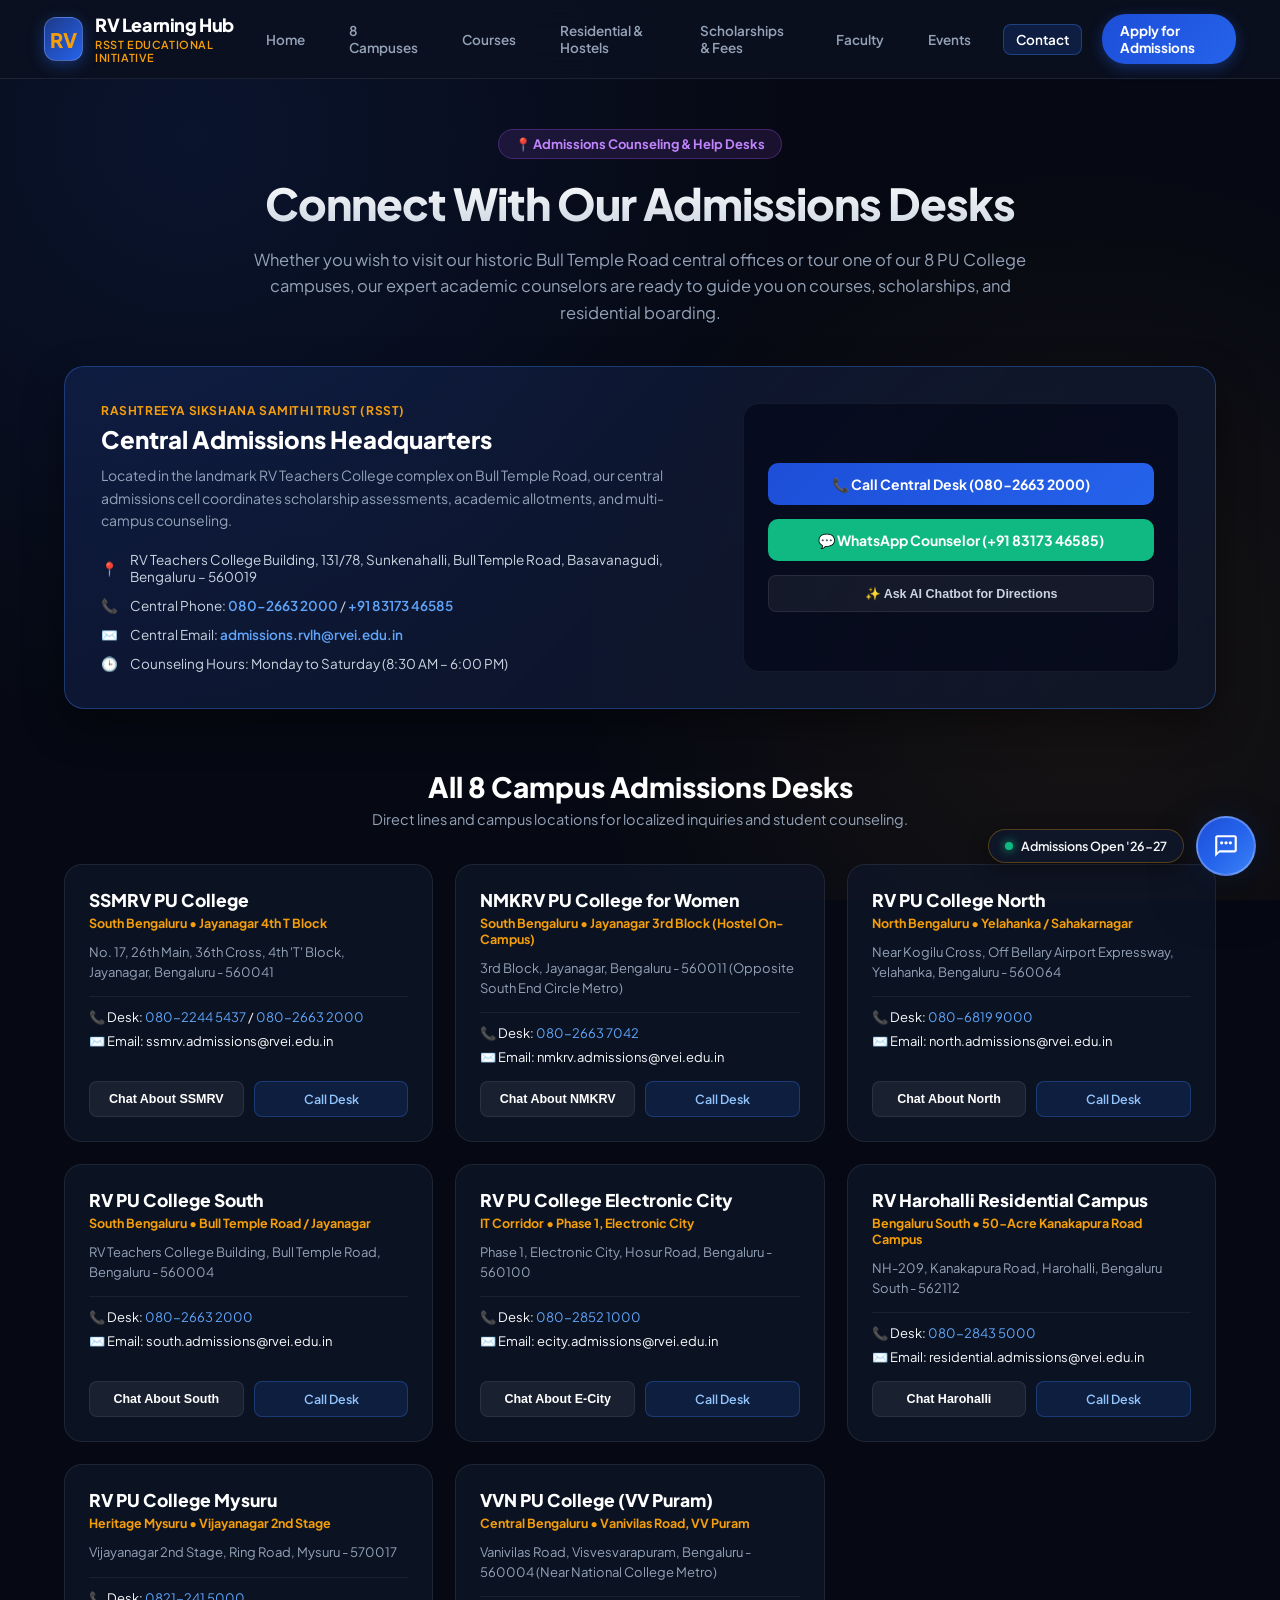
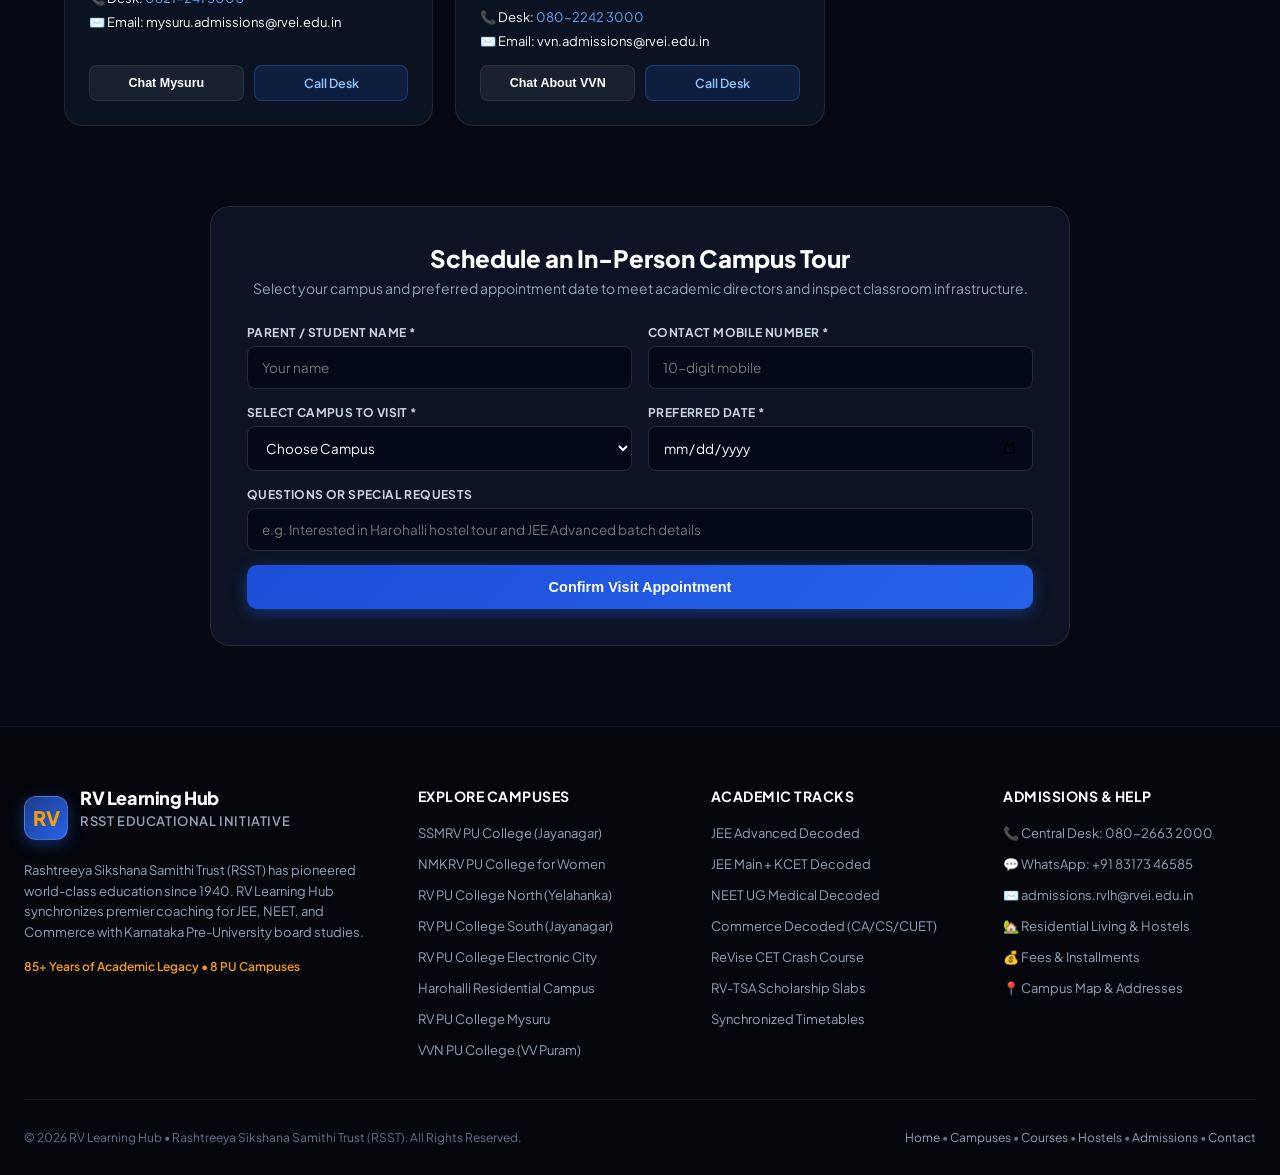
<file: contact.html>
<!DOCTYPE html>
<html lang="en">
<head>
  <meta charset="UTF-8">
  <meta name="viewport" content="width=device-width, initial-scale=1.0">
  <title>Contact & Campus Help Desks | RV Learning Hub (RSST)</title>
  <meta name="description" content="Connect with RV Learning Hub central headquarters at Bull Temple Road and campus admissions desks across all 8 PU colleges in Bengaluru and Mysuru. Schedule campus visits and speak with academic counselors.">
  <link rel="preconnect" href="https://fonts.googleapis.com">
  <link rel="preconnect" href="https://fonts.gstatic.com" crossorigin>
  <link href="https://fonts.googleapis.com/css2?family=Plus+Jakarta+Sans:wght@300;400;500;600;700;800&display=swap" rel="stylesheet">
  
  <link rel="stylesheet" href="website-nav.css">
  <link rel="stylesheet" href="rvlh-chatbot.css?v=2.5">

  <style>
    * { margin: 0; padding: 0; box-sizing: border-box; }
    body {
      font-family: 'Plus Jakarta Sans', sans-serif;
      background: var(--site-bg);
      color: var(--site-text);
      min-height: 100vh;
      overflow-x: hidden;
    }

    .page-hero {
      max-width: 1200px;
      margin: 50px auto 30px auto;
      padding: 0 24px;
      text-align: center;
    }
    .page-hero-pill {
      display: inline-flex;
      align-items: center;
      gap: 8px;
      background: rgba(168, 85, 247, 0.12);
      border: 1px solid rgba(168, 85, 247, 0.3);
      color: #c084fc;
      padding: 6px 16px;
      border-radius: 20px;
      font-size: 13px;
      font-weight: 700;
      margin-bottom: 16px;
    }
    .page-hero h1 {
      font-size: 44px;
      font-weight: 800;
      letter-spacing: -1px;
      margin-bottom: 16px;
      background: linear-gradient(180deg, #ffffff 0%, #cbd5e1 100%);
      -webkit-background-clip: text;
      -webkit-text-fill-color: transparent;
    }
    .page-hero p {
      max-width: 780px;
      margin: 0 auto;
      font-size: 16.5px;
      color: var(--site-text-muted);
      line-height: 1.6;
    }

    /* Central HQ Card */
    .hq-section {
      max-width: 1200px;
      margin: 40px auto 60px auto;
      padding: 0 24px;
    }
    .hq-card {
      background: linear-gradient(135deg, rgba(30, 58, 138, 0.3), rgba(15, 23, 42, 0.8));
      border: 1px solid rgba(59, 130, 246, 0.35);
      border-radius: 20px;
      padding: 36px;
      display: grid;
      grid-template-columns: 1.4fr 1fr;
      gap: 32px;
      box-shadow: 0 16px 40px rgba(0, 0, 0, 0.4);
    }
    .hq-title {
      font-size: 24px;
      font-weight: 800;
      color: #fff;
      margin-bottom: 10px;
    }
    .hq-desc {
      font-size: 14px;
      color: var(--site-text-muted);
      line-height: 1.6;
      margin-bottom: 20px;
    }
    .hq-contact-details {
      display: flex;
      flex-direction: column;
      gap: 12px;
      font-size: 13.5px;
    }
    .hq-contact-row {
      display: flex;
      align-items: center;
      gap: 12px;
      color: #cbd5e1;
    }
    .hq-contact-row a {
      color: #60a5fa;
      text-decoration: none;
      font-weight: 600;
    }
    .hq-contact-row a:hover { text-decoration: underline; }

    /* Central Action Buttons */
    .hq-actions {
      display: flex;
      flex-direction: column;
      justify-content: center;
      gap: 14px;
      background: rgba(2, 6, 23, 0.6);
      padding: 24px;
      border-radius: 16px;
      border: 1px solid rgba(255, 255, 255, 0.06);
    }
    .btn-hq-call {
      background: linear-gradient(135deg, #1d4ed8, #2563eb);
      color: #fff;
      padding: 12px;
      border-radius: 10px;
      font-size: 14px;
      font-weight: 700;
      text-decoration: none;
      text-align: center;
      display: flex;
      align-items: center;
      justify-content: center;
      gap: 8px;
    }
    .btn-hq-wa {
      background: #10b981;
      color: #fff;
      padding: 12px;
      border-radius: 10px;
      font-size: 14px;
      font-weight: 700;
      text-decoration: none;
      text-align: center;
      display: flex;
      align-items: center;
      justify-content: center;
      gap: 8px;
    }

    /* 8 Campus Help Desks Grid */
    .desks-section {
      max-width: 1200px;
      margin: 0 auto 80px auto;
      padding: 0 24px;
    }
    .desks-header {
      text-align: center;
      margin-bottom: 36px;
    }
    .desks-header h2 {
      font-size: 28px;
      font-weight: 800;
      color: #fff;
    }
    .desks-header p {
      color: var(--site-text-muted);
      font-size: 14.5px;
      margin-top: 6px;
    }

    .desks-grid {
      display: grid;
      grid-template-columns: repeat(auto-fit, minmax(360px, 1fr));
      gap: 22px;
    }
    .desk-card {
      background: rgba(15, 23, 42, 0.7);
      border: 1px solid var(--site-border);
      border-radius: 18px;
      padding: 24px;
      display: flex;
      flex-direction: column;
      justify-content: space-between;
      transition: all 0.25s ease;
    }
    .desk-card:hover {
      border-color: rgba(59, 130, 246, 0.4);
      transform: translateY(-3px);
      box-shadow: 0 10px 25px rgba(0, 0, 0, 0.4);
    }
    .desk-name {
      font-size: 17.5px;
      font-weight: 800;
      color: #fff;
      margin-bottom: 4px;
    }
    .desk-zone {
      font-size: 12.5px;
      color: var(--site-accent);
      font-weight: 700;
      margin-bottom: 12px;
    }
    .desk-address {
      font-size: 13px;
      color: var(--site-text-muted);
      line-height: 1.5;
      margin-bottom: 14px;
    }
    .desk-contact-info {
      display: flex;
      flex-direction: column;
      gap: 8px;
      font-size: 13px;
      padding-top: 12px;
      border-top: 1px solid rgba(255, 255, 255, 0.06);
      margin-bottom: 16px;
    }
    .desk-contact-info a {
      color: #60a5fa;
      text-decoration: none;
    }

    .desk-actions {
      display: flex;
      gap: 10px;
    }
    .btn-desk-chat {
      flex: 1;
      background: rgba(255, 255, 255, 0.06);
      border: 1px solid var(--site-border);
      color: #fff;
      padding: 9px;
      border-radius: 8px;
      font-size: 12.5px;
      font-weight: 600;
      cursor: pointer;
      transition: all 0.2s;
    }
    .btn-desk-chat:hover {
      background: var(--site-primary);
      border-color: var(--site-primary);
    }
    .btn-desk-call {
      flex: 1;
      background: rgba(37, 99, 235, 0.15);
      border: 1px solid rgba(59, 130, 246, 0.3);
      color: #93c5fd;
      padding: 9px;
      border-radius: 8px;
      font-size: 12.5px;
      font-weight: 600;
      text-decoration: none;
      text-align: center;
      transition: all 0.2s;
    }
    .btn-desk-call:hover {
      background: var(--site-primary);
      color: #fff;
    }

    /* Campus Visit Booking Form Area */
    .visit-section {
      max-width: 1200px;
      margin: 0 auto 80px auto;
      padding: 0 24px;
    }
    .visit-card {
      background: rgba(15, 23, 42, 0.8);
      border: 1px solid var(--site-border);
      border-radius: 20px;
      padding: 36px;
      max-width: 860px;
      margin: 0 auto;
    }
    .visit-card h3 {
      font-size: 24px;
      font-weight: 800;
      color: #fff;
      margin-bottom: 6px;
      text-align: center;
    }
    .visit-card p {
      text-align: center;
      font-size: 14px;
      color: var(--site-text-muted);
      margin-bottom: 28px;
    }

    .form-grid {
      display: grid;
      grid-template-columns: 1fr 1fr;
      gap: 16px;
    }
    .form-group {
      display: flex;
      flex-direction: column;
      gap: 6px;
    }
    .form-group.full { grid-column: span 2; }
    .form-label {
      font-size: 12px;
      font-weight: 700;
      color: #cbd5e1;
      text-transform: uppercase;
      letter-spacing: 0.4px;
    }
    .form-input, .form-select {
      background: rgba(2, 6, 23, 0.7);
      border: 1px solid rgba(255, 255, 255, 0.12);
      border-radius: 8px;
      padding: 12px 14px;
      color: #fff;
      font-size: 13.5px;
      font-family: inherit;
      outline: none;
      transition: all 0.2s;
    }
    .form-input:focus, .form-select:focus {
      border-color: var(--site-primary);
      box-shadow: 0 0 0 3px rgba(37, 99, 235, 0.25);
    }
    .form-select option {
      background: #0f172a;
      color: #fff;
    }

    .btn-submit-visit {
      background: linear-gradient(135deg, #1d4ed8, #2563eb);
      color: #fff;
      border: none;
      border-radius: 10px;
      padding: 14px;
      font-size: 14.5px;
      font-weight: 700;
      cursor: pointer;
      width: 100%;
      margin-top: 14px;
      transition: all 0.2s;
      box-shadow: 0 4px 15px rgba(37, 99, 235, 0.4);
    }
    .btn-submit-visit:hover {
      background: linear-gradient(135deg, #2563eb, #3b82f6);
      transform: translateY(-1px);
    }

    .visit-notice {
      display: none;
      background: rgba(16, 185, 129, 0.15);
      border: 1px solid rgba(16, 185, 129, 0.3);
      color: #6ee7b7;
      padding: 14px;
      border-radius: 10px;
      font-size: 13.5px;
      margin-top: 14px;
      text-align: center;
    }

    @media (max-width: 900px) {
      .hq-card { grid-template-columns: 1fr; }
      .desks-grid { grid-template-columns: 1fr; }
      .form-grid { grid-template-columns: 1fr; }
      .form-group.full { grid-column: span 1; }
    }
    @media (max-width: 640px) {
      .page-hero h1 { font-size: 32px; }
      .visit-card { padding: 20px; }
    }
  </style>
</head>
<body>

  <div class="ambient-bg"></div>

  <!-- Shared Header -->
  <header class="site-header">
    <div class="site-nav-container">
      <a href="index.html" class="site-logo-group">
        <div class="site-logo-badge">RV</div>
        <div class="site-logo-text">
          <div class="site-logo-title">RV Learning Hub</div>
          <p>RSST Educational Initiative</p>
        </div>
      </a>
      <nav class="site-nav-links">
        <a href="index.html" class="site-nav-link">Home</a>
        <a href="campuses.html" class="site-nav-link">8 Campuses</a>
        <a href="courses.html" class="site-nav-link">Courses</a>
        <a href="hostels.html" class="site-nav-link">Residential & Hostels</a>
        <a href="admissions.html" class="site-nav-link">Scholarships & Fees</a>
        <a href="faculty.html" class="site-nav-link">Faculty</a>
        <a href="events.html" class="site-nav-link">Events</a>
        <a href="contact.html" class="site-nav-link active">Contact</a>
        <a href="admissions.html#apply" class="site-nav-cta">Apply for Admissions</a>
      </nav>
      <button class="site-mobile-toggle" id="site-mobile-toggle" aria-label="Toggle Navigation">
        <svg width="22" height="22" viewBox="0 0 24 24" fill="none" stroke="currentColor" stroke-width="2.5"><line x1="3" y1="12" x2="21" y2="12"></line><line x1="3" y1="6" x2="21" y2="6"></line><line x1="3" y1="18" x2="21" y2="18"></line></svg>
      </button>
    </div>
  </header>

  <!-- Mobile Drawer -->
  <div class="site-mobile-drawer" id="site-mobile-drawer">
    <a href="index.html" class="site-nav-link">Home</a>
    <a href="campuses.html" class="site-nav-link">8 Campuses Directory</a>
    <a href="courses.html" class="site-nav-link">Courses (JEE / NEET / Commerce)</a>
    <a href="hostels.html" class="site-nav-link">Residential & Hostels (Harohalli)</a>
    <a href="admissions.html" class="site-nav-link">Scholarships & Fees (RV-TSA)</a>
    <a href="faculty.html" class="site-nav-link">Faculty & Leadership</a>
    <a href="events.html" class="site-nav-link">Events & Calendar</a>
    <a href="contact.html" class="site-nav-link active">Admissions Contact & Counseling</a>
    <a href="admissions.html#apply" class="site-nav-cta">Apply for Admissions</a>
  </div>

  <!-- Page Hero -->
  <section class="page-hero">
    <div class="page-hero-pill">
      <span>📍 Admissions Counseling & Help Desks</span>
    </div>
    <h1>Connect With Our Admissions Desks</h1>
    <p>
      Whether you wish to visit our historic Bull Temple Road central offices or tour one of our 8 PU College campuses, 
      our expert academic counselors are ready to guide you on courses, scholarships, and residential boarding.
    </p>
  </section>

  <!-- Central HQ Spotlight -->
  <section class="hq-section">
    <div class="hq-card">
      <div>
        <div style="font-size: 12px; font-weight: 700; color: var(--site-accent); text-transform: uppercase; letter-spacing: 0.6px; margin-bottom: 6px;">
          Rashtreeya Sikshana Samithi Trust (RSST)
        </div>
        <h2 class="hq-title">Central Admissions Headquarters</h2>
        <p class="hq-desc">
          Located in the landmark RV Teachers College complex on Bull Temple Road, our central admissions cell coordinates scholarship assessments, academic allotments, and multi-campus counseling.
        </p>

        <div class="hq-contact-details">
          <div class="hq-contact-row">
            <span>📍</span>
            <span>RV Teachers College Building, 131/78, Sunkenahalli, Bull Temple Road, Basavanagudi, Bengaluru – 560019</span>
          </div>
          <div class="hq-contact-row">
            <span>📞</span>
            <span>Central Phone: <a href="tel:08026632000">080-2663 2000</a> / <a href="tel:918317346585">+91 83173 46585</a></span>
          </div>
          <div class="hq-contact-row">
            <span>✉️</span>
            <span>Central Email: <a href="mailto:admissions.rvlh@rvei.edu.in">admissions.rvlh@rvei.edu.in</a></span>
          </div>
          <div class="hq-contact-row">
            <span>🕒</span>
            <span>Counseling Hours: Monday to Saturday (8:30 AM – 6:00 PM)</span>
          </div>
        </div>
      </div>

      <div class="hq-actions">
        <a href="tel:08026632000" class="btn-hq-call">
          <span>📞 Call Central Desk (080-2663 2000)</span>
        </a>
        <a href="https://wa.me/918317346585" target="_blank" class="btn-hq-wa">
          <span>💬 WhatsApp Counselor (+91 83173 46585)</span>
        </a>
        <button onclick="testBrainPrompt('How do I visit the Bull Temple Road admissions office?')" style="background:rgba(255,255,255,0.06); border:1px solid var(--site-border); color:#cbd5e1; padding:10px; border-radius:8px; font-size:12.5px; font-weight:600; cursor:pointer; transition:all 0.2s;">
          ✨ Ask AI Chatbot for Directions
        </button>
      </div>
    </div>
  </section>

  <!-- 8 Campus Desks Directory -->
  <section class="desks-section">
    <div class="desks-header">
      <h2>All 8 Campus Admissions Desks</h2>
      <p>Direct lines and campus locations for localized inquiries and student counseling.</p>
    </div>

    <div class="desks-grid">

      <!-- 1. SSMRV -->
      <div class="desk-card">
        <div>
          <div class="desk-name">SSMRV PU College</div>
          <div class="desk-zone">South Bengaluru &bull; Jayanagar 4th T Block</div>
          <div class="desk-address">No. 17, 26th Main, 36th Cross, 4th 'T' Block, Jayanagar, Bengaluru - 560041</div>
          <div class="desk-contact-info">
            <div>📞 Desk: <a href="tel:08022445437">080-2244 5437</a> / <a href="tel:08026632000">080-2663 2000</a></div>
            <div>✉️ Email: ssmrv.admissions@rvei.edu.in</div>
          </div>
        </div>
        <div class="desk-actions">
          <button class="btn-desk-chat" onclick="openChatWithCampus('ssmrv')">Chat About SSMRV</button>
          <a href="tel:08022445437" class="btn-desk-call">Call Desk</a>
        </div>
      </div>

      <!-- 2. NMKRV -->
      <div class="desk-card">
        <div>
          <div class="desk-name">NMKRV PU College for Women</div>
          <div class="desk-zone">South Bengaluru &bull; Jayanagar 3rd Block (Hostel On-Campus)</div>
          <div class="desk-address">3rd Block, Jayanagar, Bengaluru - 560011 (Opposite South End Circle Metro)</div>
          <div class="desk-contact-info">
            <div>📞 Desk: <a href="tel:08026637042">080-2663 7042</a></div>
            <div>✉️ Email: nmkrv.admissions@rvei.edu.in</div>
          </div>
        </div>
        <div class="desk-actions">
          <button class="btn-desk-chat" onclick="openChatWithCampus('nmkrv')">Chat About NMKRV</button>
          <a href="tel:08026637042" class="btn-desk-call">Call Desk</a>
        </div>
      </div>

      <!-- 3. RV PU North -->
      <div class="desk-card">
        <div>
          <div class="desk-name">RV PU College North</div>
          <div class="desk-zone">North Bengaluru &bull; Yelahanka / Sahakarnagar</div>
          <div class="desk-address">Near Kogilu Cross, Off Bellary Airport Expressway, Yelahanka, Bengaluru - 560064</div>
          <div class="desk-contact-info">
            <div>📞 Desk: <a href="tel:08068199000">080-6819 9000</a></div>
            <div>✉️ Email: north.admissions@rvei.edu.in</div>
          </div>
        </div>
        <div class="desk-actions">
          <button class="btn-desk-chat" onclick="openChatWithCampus('rv_north')">Chat About North</button>
          <a href="tel:08068199000" class="btn-desk-call">Call Desk</a>
        </div>
      </div>

      <!-- 4. RV PU South -->
      <div class="desk-card">
        <div>
          <div class="desk-name">RV PU College South</div>
          <div class="desk-zone">South Bengaluru &bull; Bull Temple Road / Jayanagar</div>
          <div class="desk-address">RV Teachers College Building, Bull Temple Road, Bengaluru - 560004</div>
          <div class="desk-contact-info">
            <div>📞 Desk: <a href="tel:08026632000">080-2663 2000</a></div>
            <div>✉️ Email: south.admissions@rvei.edu.in</div>
          </div>
        </div>
        <div class="desk-actions">
          <button class="btn-desk-chat" onclick="openChatWithCampus('rv_south')">Chat About South</button>
          <a href="tel:08026632000" class="btn-desk-call">Call Desk</a>
        </div>
      </div>

      <!-- 5. RV PU Electronic City -->
      <div class="desk-card">
        <div>
          <div class="desk-name">RV PU College Electronic City</div>
          <div class="desk-zone">IT Corridor &bull; Phase 1, Electronic City</div>
          <div class="desk-address">Phase 1, Electronic City, Hosur Road, Bengaluru - 560100</div>
          <div class="desk-contact-info">
            <div>📞 Desk: <a href="tel:08028521000">080-2852 1000</a></div>
            <div>✉️ Email: ecity.admissions@rvei.edu.in</div>
          </div>
        </div>
        <div class="desk-actions">
          <button class="btn-desk-chat" onclick="openChatWithCampus('rv_ecity')">Chat About E-City</button>
          <a href="tel:08028521000" class="btn-desk-call">Call Desk</a>
        </div>
      </div>

      <!-- 6. Harohalli Residential Campus -->
      <div class="desk-card">
        <div>
          <div class="desk-name">RV Harohalli Residential Campus</div>
          <div class="desk-zone">Bengaluru South &bull; 50-Acre Kanakapura Road Campus</div>
          <div class="desk-address">NH-209, Kanakapura Road, Harohalli, Bengaluru South - 562112</div>
          <div class="desk-contact-info">
            <div>📞 Desk: <a href="tel:08028435000">080-2843 5000</a></div>
            <div>✉️ Email: residential.admissions@rvei.edu.in</div>
          </div>
        </div>
        <div class="desk-actions">
          <button class="btn-desk-chat" onclick="openChatWithCampus('rv_harohalli')">Chat Harohalli</button>
          <a href="tel:08028435000" class="btn-desk-call">Call Desk</a>
        </div>
      </div>

      <!-- 7. RV PU Mysuru -->
      <div class="desk-card">
        <div>
          <div class="desk-name">RV PU College Mysuru</div>
          <div class="desk-zone">Heritage Mysuru &bull; Vijayanagar 2nd Stage</div>
          <div class="desk-address">Vijayanagar 2nd Stage, Ring Road, Mysuru - 570017</div>
          <div class="desk-contact-info">
            <div>📞 Desk: <a href="tel:08212415000">0821-241 5000</a></div>
            <div>✉️ Email: mysuru.admissions@rvei.edu.in</div>
          </div>
        </div>
        <div class="desk-actions">
          <button class="btn-desk-chat" onclick="openChatWithCampus('rv_mysuru')">Chat Mysuru</button>
          <a href="tel:08212415000" class="btn-desk-call">Call Desk</a>
        </div>
      </div>

      <!-- 8. VVN PU College -->
      <div class="desk-card">
        <div>
          <div class="desk-name">VVN PU College (VV Puram)</div>
          <div class="desk-zone">Central Bengaluru &bull; Vanivilas Road, VV Puram</div>
          <div class="desk-address">Vanivilas Road, Visvesvarapuram, Bengaluru - 560004 (Near National College Metro)</div>
          <div class="desk-contact-info">
            <div>📞 Desk: <a href="tel:08022423000">080-2242 3000</a></div>
            <div>✉️ Email: vvn.admissions@rvei.edu.in</div>
          </div>
        </div>
        <div class="desk-actions">
          <button class="btn-desk-chat" onclick="openChatWithCampus('vvn')">Chat About VVN</button>
          <a href="tel:08022423000" class="btn-desk-call">Call Desk</a>
        </div>
      </div>

    </div>
  </section>

  <!-- Campus Visit Booking Form -->
  <section class="visit-section" id="visit">
    <div class="visit-card">
      <h3>Schedule an In-Person Campus Tour</h3>
      <p>Select your campus and preferred appointment date to meet academic directors and inspect classroom infrastructure.</p>

      <form id="rvlh-visit-form" onsubmit="handleVisitSubmit(event)">
        <div class="form-grid">
          <div class="form-group">
            <label class="form-label" for="visit-name">Parent / Student Name *</label>
            <input type="text" id="visit-name" class="form-input" placeholder="Your name" required>
          </div>

          <div class="form-group">
            <label class="form-label" for="visit-phone">Contact Mobile Number *</label>
            <input type="tel" id="visit-phone" class="form-input" placeholder="10-digit mobile" pattern="[0-9]{10}" required>
          </div>

          <div class="form-group">
            <label class="form-label" for="visit-campus">Select Campus to Visit *</label>
            <select id="visit-campus" class="form-select" required>
              <option value="">Choose Campus</option>
              <option value="ssmrv">SSMRV PU College (Jayanagar)</option>
              <option value="nmkrv">NMKRV PU College for Women (Jayanagar)</option>
              <option value="rv_north">RV PU College North (Yelahanka)</option>
              <option value="rv_south">RV PU College South (Bull Temple Rd)</option>
              <option value="rv_ecity">RV PU College Electronic City</option>
              <option value="rv_harohalli">RV Harohalli Residential (50-Acre Campus)</option>
              <option value="rv_mysuru">RV PU College Mysuru</option>
              <option value="vvn">VVN PU College (VV Puram)</option>
              <option value="hq">RSST Central HQ (Bull Temple Rd)</option>
            </select>
          </div>

          <div class="form-group">
            <label class="form-label" for="visit-date">Preferred Date *</label>
            <input type="date" id="visit-date" class="form-input" required>
          </div>

          <div class="form-group full">
            <label class="form-label" for="visit-notes">Questions or Special Requests</label>
            <input type="text" id="visit-notes" class="form-input" placeholder="e.g. Interested in Harohalli hostel tour and JEE Advanced batch details">
          </div>
        </div>

        <button type="submit" class="btn-submit-visit">Confirm Visit Appointment</button>
        <div class="visit-notice" id="visit-notice">
          📅 <strong>Appointment Confirmed!</strong> An SMS confirmation and campus location guide has been generated. Our admissions team looks forward to welcoming you.
        </div>
      </form>
    </div>
  </section>

  <!-- Unified Footer -->
  <footer class="site-footer">
    <div class="site-footer-container">
      <div class="site-footer-brand">
        <div class="site-logo-group" style="margin-bottom: 12px;">
          <div class="site-logo-badge">RV</div>
          <div class="site-logo-text">
            <div class="site-logo-title">RV Learning Hub</div>
            <p>RSST Educational Initiative</p>
          </div>
        </div>
        <p>
          Rashtreeya Sikshana Samithi Trust (RSST) has pioneered world-class education since 1940. 
          RV Learning Hub synchronizes premier coaching for JEE, NEET, and Commerce with Karnataka Pre-University board studies.
        </p>
        <div class="site-footer-trust">85+ Years of Academic Legacy &bull; 8 PU Campuses</div>
      </div>
      <div class="site-footer-col">
        <h5>Explore Campuses</h5>
        <ul>
          <li><a href="campuses.html#ssmrv">SSMRV PU College (Jayanagar)</a></li>
          <li><a href="campuses.html#nmkrv">NMKRV PU College for Women</a></li>
          <li><a href="campuses.html#rv_north">RV PU College North (Yelahanka)</a></li>
          <li><a href="campuses.html#rv_south">RV PU College South (Jayanagar)</a></li>
          <li><a href="campuses.html#rv_ecity">RV PU College Electronic City</a></li>
          <li><a href="campuses.html#rv_harohalli">Harohalli Residential Campus</a></li>
          <li><a href="campuses.html#rv_mysuru">RV PU College Mysuru</a></li>
          <li><a href="campuses.html#vvn">VVN PU College (VV Puram)</a></li>
        </ul>
      </div>
      <div class="site-footer-col">
        <h5>Academic Tracks</h5>
        <ul>
          <li><a href="courses.html#jee_adv">JEE Advanced Decoded</a></li>
          <li><a href="courses.html#jee_main">JEE Main + KCET Decoded</a></li>
          <li><a href="courses.html#neet_ug">NEET UG Medical Decoded</a></li>
          <li><a href="courses.html#commerce">Commerce Decoded (CA/CS/CUET)</a></li>
          <li><a href="courses.html#revise_cet">ReVise CET Crash Course</a></li>
          <li><a href="admissions.html#scholarships">RV-TSA Scholarship Slabs</a></li>
          <li><a href="hostels.html#schedule">Synchronized Timetables</a></li>
        </ul>
      </div>
      <div class="site-footer-col">
        <h5>Admissions & Help</h5>
        <ul>
          <li><a href="tel:08026632000">📞 Central Desk: 080-2663 2000</a></li>
          <li><a href="https://wa.me/918317346585">💬 WhatsApp: +91 83173 46585</a></li>
          <li><a href="mailto:admissions.rvlh@rvei.edu.in">✉️ admissions.rvlh@rvei.edu.in</a></li>
          <li><a href="hostels.html">🏡 Residential Living & Hostels</a></li>
          <li><a href="admissions.html">💰 Fees & Installments</a></li>
          <li><a href="contact.html">📍 Campus Map & Addresses</a></li>
        </ul>
      </div>
    </div>
    <div class="site-footer-bottom">
      <div>&copy; 2026 RV Learning Hub &bull; Rashtreeya Sikshana Samithi Trust (RSST). All Rights Reserved.</div>
      <div>
        <a href="index.html">Home</a> &bull;
        <a href="campuses.html">Campuses</a> &bull;
        <a href="courses.html">Courses</a> &bull;
        <a href="hostels.html">Hostels</a> &bull;
        <a href="admissions.html">Admissions</a> &bull;
        <a href="contact.html">Contact</a>
      </div>
    </div>
  </footer>

  <!-- Scripts -->
  <script src="website-nav.js"></script>
  <script>
    // Pre-populate campus from URL params if available
    document.addEventListener('DOMContentLoaded', () => {
      const params = new URLSearchParams(window.location.search);
      const campusParam = params.get('campus');
      if (campusParam) {
        const select = document.getElementById('visit-campus');
        if (select) {
          if (campusParam.includes('harohalli')) select.value = 'rv_harohalli';
          else if (campusParam.includes('nmkrv')) select.value = 'nmkrv';
          else if (select.querySelector(`option[value="${campusParam}"]`)) {
            select.value = campusParam;
          }
        }
      }
    });

    function handleVisitSubmit(e) {
      e.preventDefault();
      const name = document.getElementById('visit-name').value;
      const phone = document.getElementById('visit-phone').value;
      const campus = document.getElementById('visit-campus').value;
      const date = document.getElementById('visit-date').value;
      const notes = document.getElementById('visit-notes').value;

      if (window.RVLHTelemetry) {
        window.RVLHTelemetry.capture('campus_visit_scheduled', {
          name, phone, campus, date, notes, source: 'contact_page_form'
        });
      }

      document.getElementById('visit-notice').style.display = 'block';
      e.target.reset();
    }
  </script>

  <!-- RVLH Chatbot Widget Scripts -->
  <script src="rvlh-knowledge-base.js?v=2.5"></script>
  <script src="telemetry.js?v=2.5"></script>
  <script src="rvlh-engine.js?v=2.5"></script>
  <script src="rvlh-chatbot.js?v=2.5"></script>

</body>
</html>
</file>
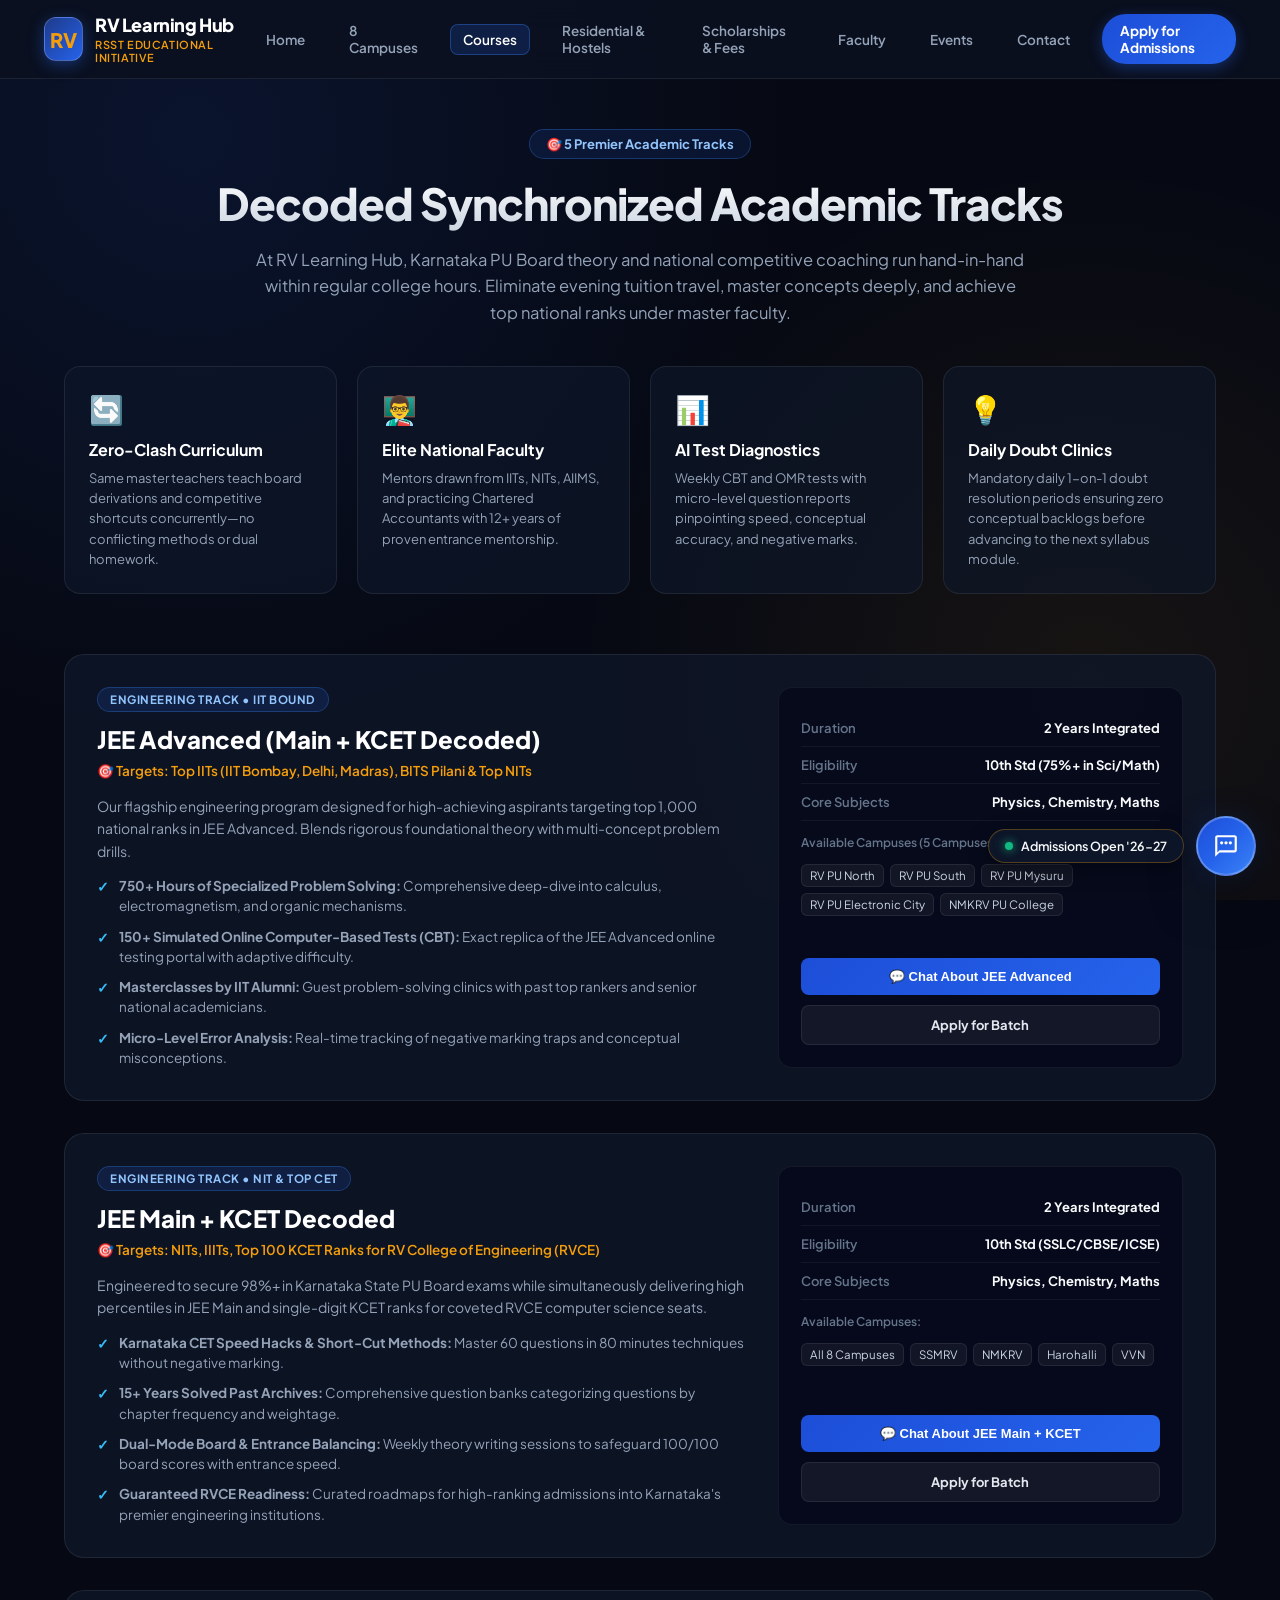
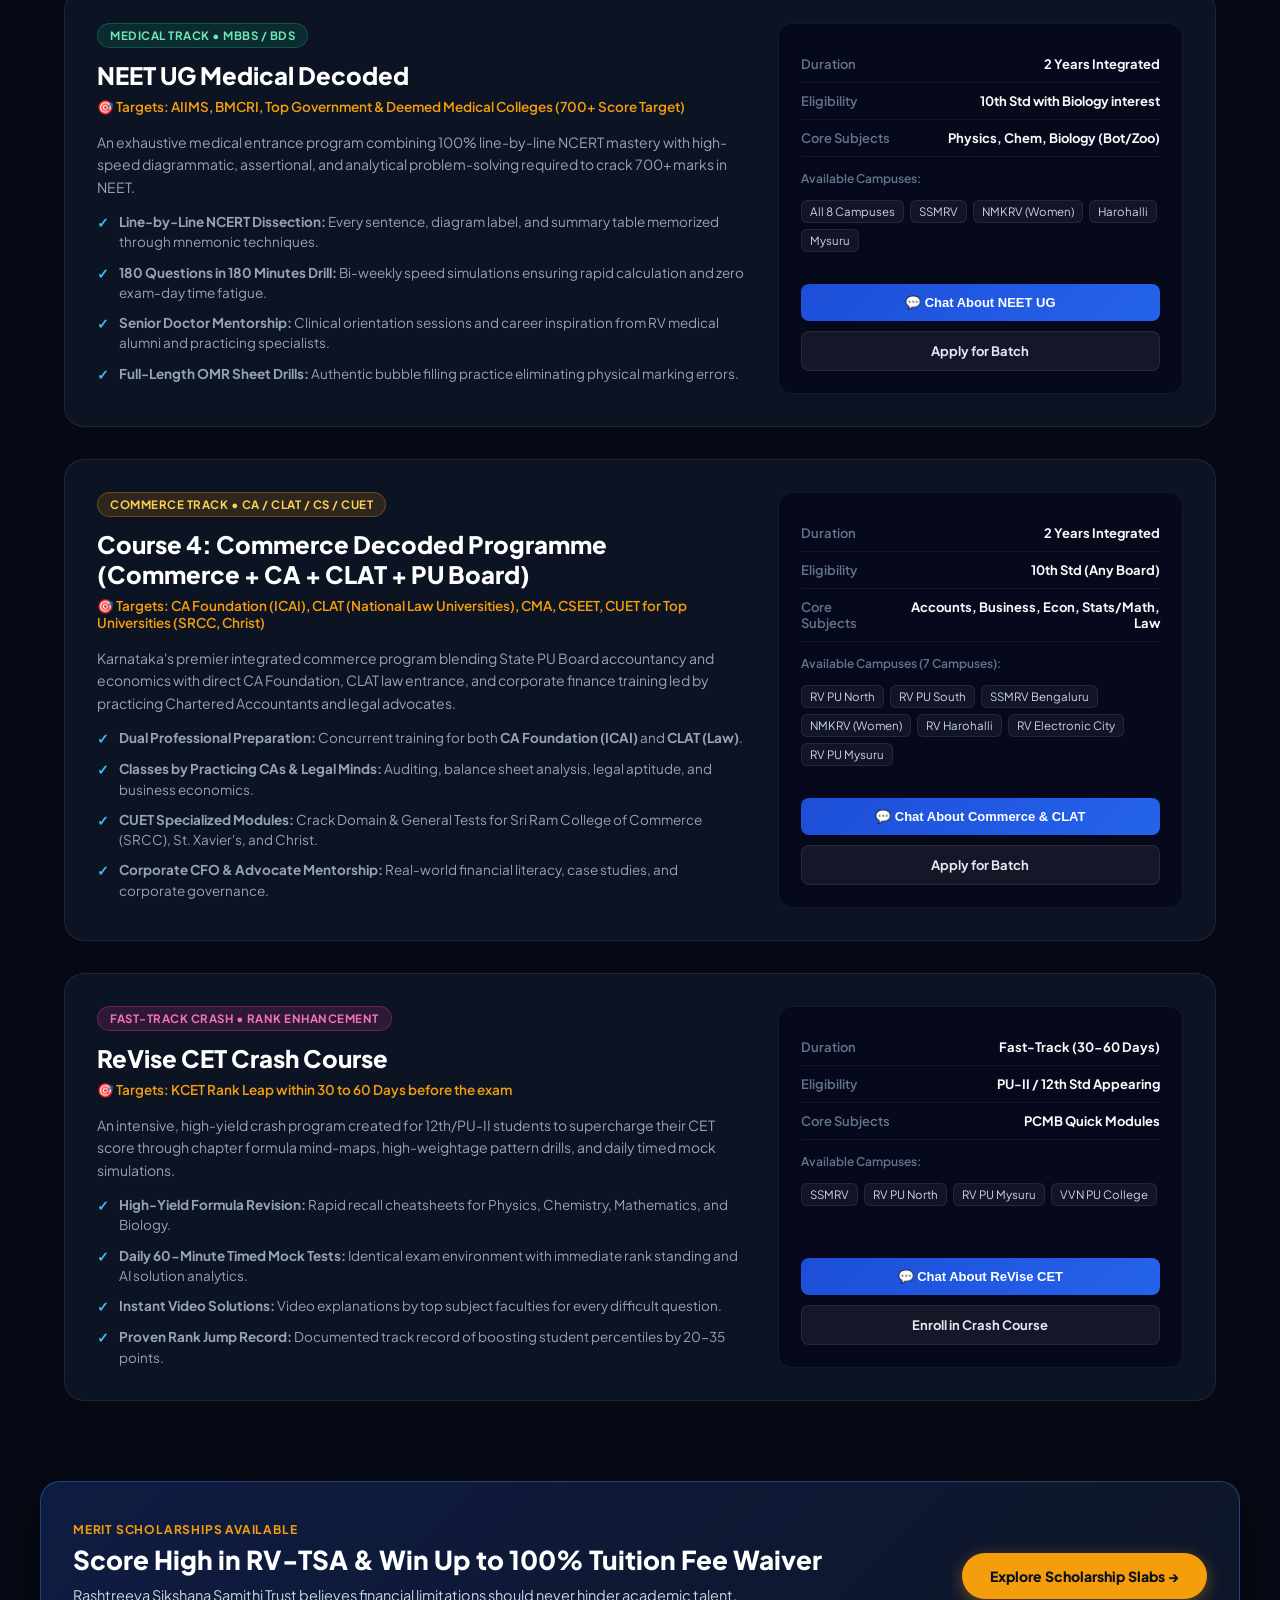
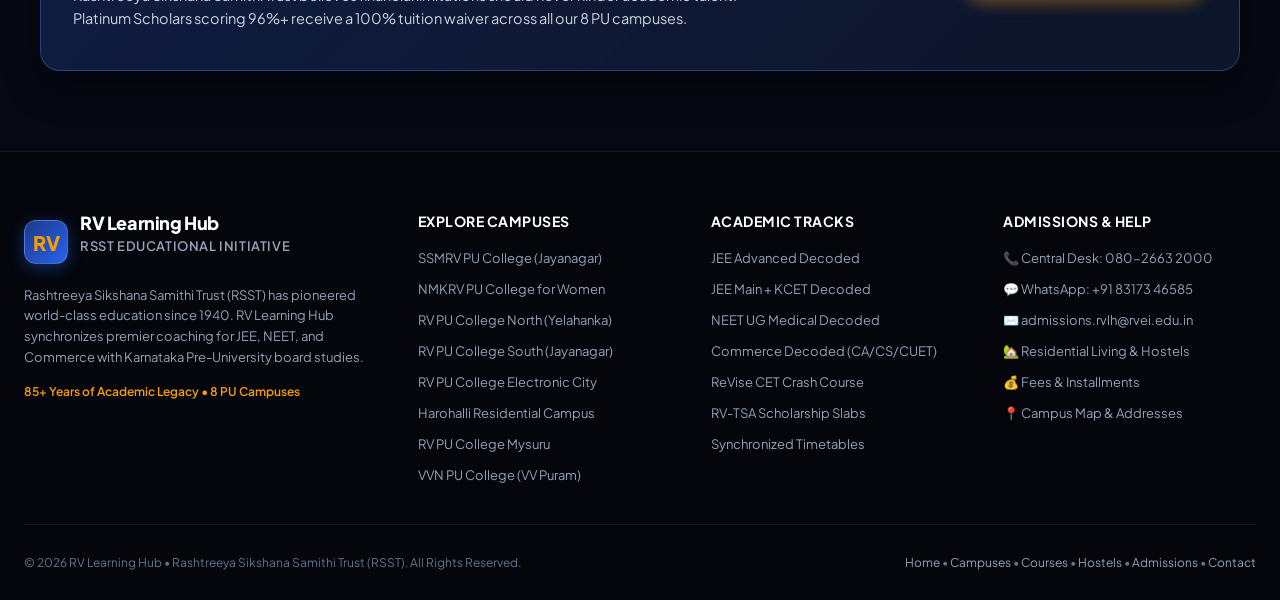
<file: courses.html>
<!DOCTYPE html>
<html lang="en">
<head>
  <meta charset="UTF-8">
  <meta name="viewport" content="width=device-width, initial-scale=1.0">
  <title>Academic Coaching Tracks | RV Learning Hub (RSST)</title>
  <meta name="description" content="Explore RV Learning Hub integrated PU coaching tracks: JEE Advanced, JEE Main + KCET, NEET UG Medical, Commerce Decoded (CA/CS/CUET), and ReVise CET. Zero-clash synchronized curriculum across 8 PU campuses.">
  <link rel="preconnect" href="https://fonts.googleapis.com">
  <link rel="preconnect" href="https://fonts.gstatic.com" crossorigin>
  <link href="https://fonts.googleapis.com/css2?family=Plus+Jakarta+Sans:wght@300;400;500;600;700;800&display=swap" rel="stylesheet">
  
  <link rel="stylesheet" href="website-nav.css">
  <link rel="stylesheet" href="rvlh-chatbot.css?v=2.5">

  <style>
    * { margin: 0; padding: 0; box-sizing: border-box; }
    body {
      font-family: 'Plus Jakarta Sans', sans-serif;
      background: var(--site-bg);
      color: var(--site-text);
      min-height: 100vh;
      overflow-x: hidden;
    }

    .page-hero {
      max-width: 1200px;
      margin: 50px auto 30px auto;
      padding: 0 24px;
      text-align: center;
    }
    .page-hero-pill {
      display: inline-flex;
      align-items: center;
      gap: 8px;
      background: rgba(37, 99, 235, 0.12);
      border: 1px solid rgba(59, 130, 246, 0.3);
      color: #93c5fd;
      padding: 6px 16px;
      border-radius: 20px;
      font-size: 13px;
      font-weight: 700;
      margin-bottom: 16px;
    }
    .page-hero h1 {
      font-size: 44px;
      font-weight: 800;
      letter-spacing: -1px;
      margin-bottom: 16px;
      background: linear-gradient(180deg, #ffffff 0%, #cbd5e1 100%);
      -webkit-background-clip: text;
      -webkit-text-fill-color: transparent;
    }
    .page-hero p {
      max-width: 780px;
      margin: 0 auto;
      font-size: 16.5px;
      color: var(--site-text-muted);
      line-height: 1.6;
    }

    /* Pedagogy 4-Pillar Grid */
    .pedagogy-section {
      max-width: 1200px;
      margin: 40px auto 60px auto;
      padding: 0 24px;
    }
    .pedagogy-grid {
      display: grid;
      grid-template-columns: repeat(auto-fit, minmax(260px, 1fr));
      gap: 20px;
    }
    .pillar-card {
      background: rgba(15, 23, 42, 0.65);
      border: 1px solid var(--site-border);
      border-radius: 16px;
      padding: 24px;
      transition: all 0.25s ease;
    }
    .pillar-card:hover {
      border-color: rgba(59, 130, 246, 0.4);
      transform: translateY(-3px);
      box-shadow: 0 10px 25px rgba(0, 0, 0, 0.4);
    }
    .pillar-icon {
      font-size: 28px;
      margin-bottom: 12px;
    }
    .pillar-title {
      font-size: 16px;
      font-weight: 700;
      color: #fff;
      margin-bottom: 8px;
    }
    .pillar-desc {
      font-size: 13px;
      color: var(--site-text-muted);
      line-height: 1.55;
    }

    /* Courses List */
    .courses-section {
      max-width: 1200px;
      margin: 0 auto 80px auto;
      padding: 0 24px;
      display: flex;
      flex-direction: column;
      gap: 32px;
    }

    .course-card {
      background: rgba(15, 23, 42, 0.75);
      border: 1px solid var(--site-border);
      border-radius: 20px;
      padding: 32px;
      transition: all 0.3s ease;
      position: relative;
      overflow: hidden;
      display: grid;
      grid-template-columns: 1.6fr 1fr;
      gap: 32px;
    }
    .course-card:hover {
      border-color: rgba(59, 130, 246, 0.5);
      box-shadow: 0 16px 36px rgba(0, 0, 0, 0.5), 0 0 24px rgba(37, 99, 235, 0.15);
    }

    .course-badge-track {
      display: inline-flex;
      align-items: center;
      gap: 6px;
      padding: 4px 12px;
      border-radius: 20px;
      font-size: 11.5px;
      font-weight: 700;
      margin-bottom: 12px;
      text-transform: uppercase;
      letter-spacing: 0.5px;
    }
    .badge-engineering {
      background: rgba(37, 99, 235, 0.15);
      color: #93c5fd;
      border: 1px solid rgba(59, 130, 246, 0.3);
    }
    .badge-medical {
      background: rgba(16, 185, 129, 0.15);
      color: #6ee7b7;
      border: 1px solid rgba(16, 185, 129, 0.3);
    }
    .badge-commerce {
      background: rgba(245, 158, 11, 0.15);
      color: #fcd34d;
      border: 1px solid rgba(245, 158, 11, 0.3);
    }
    .badge-crash {
      background: rgba(236, 72, 153, 0.15);
      color: #f472b6;
      border: 1px solid rgba(236, 72, 153, 0.3);
    }

    .course-title {
      font-size: 24px;
      font-weight: 800;
      color: #fff;
      margin-bottom: 8px;
    }
    .course-targets {
      font-size: 13.5px;
      color: var(--site-accent);
      font-weight: 600;
      margin-bottom: 16px;
    }

    .feature-list {
      list-style: none;
      display: flex;
      flex-direction: column;
      gap: 10px;
      margin-top: 14px;
    }
    .feature-item {
      display: flex;
      align-items: flex-start;
      gap: 10px;
      font-size: 13.5px;
      color: var(--site-text-muted);
      line-height: 1.5;
    }
    .feature-bullet {
      color: #38bdf8;
      font-weight: 800;
      margin-top: 1px;
    }

    /* Course Sidebar Info */
    .course-sidebar {
      background: rgba(2, 6, 23, 0.6);
      border: 1px solid rgba(255, 255, 255, 0.06);
      border-radius: 14px;
      padding: 22px;
      display: flex;
      flex-direction: column;
      justify-content: space-between;
    }
    .meta-row {
      display: flex;
      justify-content: space-between;
      padding: 10px 0;
      border-bottom: 1px solid rgba(255, 255, 255, 0.05);
      font-size: 13px;
    }
    .meta-row:last-of-type { border-bottom: none; }
    .meta-label { color: var(--site-text-dim); font-weight: 600; }
    .meta-val { color: #f8fafc; font-weight: 700; text-align: right; }

    .campuses-tag-list {
      display: flex;
      flex-wrap: wrap;
      gap: 6px;
      margin: 14px 0;
    }
    .campus-mini-pill {
      background: rgba(255, 255, 255, 0.05);
      border: 1px solid rgba(255, 255, 255, 0.08);
      font-size: 11.5px;
      padding: 3px 8px;
      border-radius: 6px;
      color: #cbd5e1;
    }

    .course-action-buttons {
      display: flex;
      flex-direction: column;
      gap: 10px;
      margin-top: 18px;
    }
    .btn-course-chat {
      background: linear-gradient(135deg, #1d4ed8, #2563eb);
      color: #fff;
      padding: 11px;
      border-radius: 8px;
      font-size: 13px;
      font-weight: 700;
      border: none;
      cursor: pointer;
      display: flex;
      align-items: center;
      justify-content: center;
      gap: 8px;
      transition: all 0.2s;
    }
    .btn-course-chat:hover {
      background: linear-gradient(135deg, #2563eb, #3b82f6);
      box-shadow: 0 4px 14px rgba(37, 99, 235, 0.4);
    }
    .btn-course-apply {
      background: rgba(255, 255, 255, 0.06);
      border: 1px solid var(--site-border);
      color: #e2e8f0;
      padding: 11px;
      border-radius: 8px;
      font-size: 13px;
      font-weight: 700;
      text-decoration: none;
      text-align: center;
      transition: all 0.2s;
    }
    .btn-course-apply:hover {
      background: rgba(255, 255, 255, 0.12);
      color: #fff;
      border-color: rgba(255, 255, 255, 0.2);
    }

    /* Scholarship CTA Banner */
    .scholarship-banner {
      max-width: 1200px;
      margin: 40px auto 80px auto;
      padding: 40px 32px;
      background: linear-gradient(135deg, rgba(30, 58, 138, 0.4), rgba(15, 23, 42, 0.9));
      border: 1px solid rgba(59, 130, 246, 0.4);
      border-radius: 20px;
      display: flex;
      align-items: center;
      justify-content: space-between;
      gap: 24px;
      box-shadow: 0 16px 36px rgba(0, 0, 0, 0.4);
    }
    .scholarship-banner h3 {
      font-size: 26px;
      font-weight: 800;
      color: #fff;
      margin-bottom: 8px;
    }
    .scholarship-banner p {
      font-size: 14.5px;
      color: #cbd5e1;
      max-width: 700px;
      line-height: 1.6;
    }
    .btn-scholarship-cta {
      background: var(--site-accent);
      color: #0b1120;
      padding: 14px 28px;
      border-radius: 30px;
      font-weight: 800;
      text-decoration: none;
      font-size: 14px;
      white-space: nowrap;
      box-shadow: 0 4px 15px rgba(245, 158, 11, 0.4);
      transition: all 0.2s ease;
    }
    .btn-scholarship-cta:hover {
      background: #d97706;
      transform: translateY(-2px);
    }

    @media (max-width: 900px) {
      .course-card { grid-template-columns: 1fr; }
      .scholarship-banner { flex-direction: column; text-align: center; }
    }
    @media (max-width: 640px) {
      .page-hero h1 { font-size: 32px; }
      .course-card { padding: 20px; }
    }
  </style>
</head>
<body>

  <div class="ambient-bg"></div>

  <!-- Shared Header -->
  <header class="site-header">
    <div class="site-nav-container">
      <a href="index.html" class="site-logo-group">
        <div class="site-logo-badge">RV</div>
        <div class="site-logo-text">
          <div class="site-logo-title">RV Learning Hub</div>
          <p>RSST Educational Initiative</p>
        </div>
      </a>
      <nav class="site-nav-links">
        <a href="index.html" class="site-nav-link">Home</a>
        <a href="campuses.html" class="site-nav-link">8 Campuses</a>
        <a href="courses.html" class="site-nav-link active">Courses</a>
        <a href="hostels.html" class="site-nav-link">Residential & Hostels</a>
        <a href="admissions.html" class="site-nav-link">Scholarships & Fees</a>
        <a href="faculty.html" class="site-nav-link">Faculty</a>
        <a href="events.html" class="site-nav-link">Events</a>
        <a href="contact.html" class="site-nav-link">Contact</a>
        <a href="admissions.html#apply" class="site-nav-cta">Apply for Admissions</a>
      </nav>
      <button class="site-mobile-toggle" id="site-mobile-toggle" aria-label="Toggle Navigation">
        <svg width="22" height="22" viewBox="0 0 24 24" fill="none" stroke="currentColor" stroke-width="2.5"><line x1="3" y1="12" x2="21" y2="12"></line><line x1="3" y1="6" x2="21" y2="6"></line><line x1="3" y1="18" x2="21" y2="18"></line></svg>
      </button>
    </div>
  </header>

  <!-- Mobile Drawer -->
  <div class="site-mobile-drawer" id="site-mobile-drawer">
    <a href="index.html" class="site-nav-link">Home</a>
    <a href="campuses.html" class="site-nav-link">8 Campuses Directory</a>
    <a href="courses.html" class="site-nav-link active">Courses (JEE / NEET / Commerce)</a>
    <a href="hostels.html" class="site-nav-link">Residential & Hostels (Harohalli)</a>
    <a href="admissions.html" class="site-nav-link">Scholarships & Fees (RV-TSA)</a>
    <a href="faculty.html" class="site-nav-link">Faculty & Leadership</a>
    <a href="events.html" class="site-nav-link">Events & Calendar</a>
    <a href="contact.html" class="site-nav-link">Admissions Contact & Counseling</a>
    <a href="admissions.html#apply" class="site-nav-cta">Apply for Admissions</a>
  </div>

  <!-- Page Hero -->
  <section class="page-hero">
    <div class="page-hero-pill">
      <span>🎯 5 Premier Academic Tracks</span>
    </div>
    <h1>Decoded Synchronized Academic Tracks</h1>
    <p>
      At RV Learning Hub, Karnataka PU Board theory and national competitive coaching run hand-in-hand within regular college hours. 
      Eliminate evening tuition travel, master concepts deeply, and achieve top national ranks under master faculty.
    </p>
  </section>

  <!-- Pedagogy Pillars -->
  <section class="pedagogy-section">
    <div class="pedagogy-grid">
      <div class="pillar-card">
        <div class="pillar-icon">🔄</div>
        <div class="pillar-title">Zero-Clash Curriculum</div>
        <div class="pillar-desc">Same master teachers teach board derivations and competitive shortcuts concurrently—no conflicting methods or dual homework.</div>
      </div>
      <div class="pillar-card">
        <div class="pillar-icon">👨‍🏫</div>
        <div class="pillar-title">Elite National Faculty</div>
        <div class="pillar-desc">Mentors drawn from IITs, NITs, AIIMS, and practicing Chartered Accountants with 12+ years of proven entrance mentorship.</div>
      </div>
      <div class="pillar-card">
        <div class="pillar-icon">📊</div>
        <div class="pillar-title">AI Test Diagnostics</div>
        <div class="pillar-desc">Weekly CBT and OMR tests with micro-level question reports pinpointing speed, conceptual accuracy, and negative marks.</div>
      </div>
      <div class="pillar-card">
        <div class="pillar-icon">💡</div>
        <div class="pillar-title">Daily Doubt Clinics</div>
        <div class="pillar-desc">Mandatory daily 1-on-1 doubt resolution periods ensuring zero conceptual backlogs before advancing to the next syllabus module.</div>
      </div>
    </div>
  </section>

  <!-- Courses Container -->
  <section class="courses-section">

    <!-- 1. JEE Advanced Decoded -->
    <div class="course-card" id="jee_adv">
      <div>
        <span class="course-badge-track badge-engineering">Engineering Track &bull; IIT Bound</span>
        <h2 class="course-title">JEE Advanced (Main + KCET Decoded)</h2>
        <div class="course-targets">🎯 Targets: Top IITs (IIT Bombay, Delhi, Madras), BITS Pilani & Top NITs</div>
        <p style="font-size: 14px; color: var(--site-text-muted); line-height: 1.6;">
          Our flagship engineering program designed for high-achieving aspirants targeting top 1,000 national ranks in JEE Advanced. Blends rigorous foundational theory with multi-concept problem drills.
        </p>

        <ul class="feature-list">
          <li class="feature-item">
            <span class="feature-bullet">&#10003;</span>
            <span><strong>750+ Hours of Specialized Problem Solving:</strong> Comprehensive deep-dive into calculus, electromagnetism, and organic mechanisms.</span>
          </li>
          <li class="feature-item">
            <span class="feature-bullet">&#10003;</span>
            <span><strong>150+ Simulated Online Computer-Based Tests (CBT):</strong> Exact replica of the JEE Advanced online testing portal with adaptive difficulty.</span>
          </li>
          <li class="feature-item">
            <span class="feature-bullet">&#10003;</span>
            <span><strong>Masterclasses by IIT Alumni:</strong> Guest problem-solving clinics with past top rankers and senior national academicians.</span>
          </li>
          <li class="feature-item">
            <span class="feature-bullet">&#10003;</span>
            <span><strong>Micro-Level Error Analysis:</strong> Real-time tracking of negative marking traps and conceptual misconceptions.</span>
          </li>
        </ul>
      </div>

      <div class="course-sidebar">
        <div>
          <div class="meta-row">
            <span class="meta-label">Duration</span>
            <span class="meta-val">2 Years Integrated</span>
          </div>
          <div class="meta-row">
            <span class="meta-label">Eligibility</span>
            <span class="meta-val">10th Std (75%+ in Sci/Math)</span>
          </div>
          <div class="meta-row">
            <span class="meta-label">Core Subjects</span>
            <span class="meta-val">Physics, Chemistry, Maths</span>
          </div>
          <div style="margin-top: 14px; font-size: 12px; color: var(--site-text-dim); font-weight: 600;">Available Campuses (5 Campuses):</div>
          <div class="campuses-tag-list">
            <span class="campus-mini-pill">RV PU North</span>
            <span class="campus-mini-pill">RV PU South</span>
            <span class="campus-mini-pill">RV PU Mysuru</span>
            <span class="campus-mini-pill">RV PU Electronic City</span>
            <span class="campus-mini-pill">NMKRV PU College</span>
          </div>
        </div>

        <div class="course-action-buttons">
          <button class="btn-course-chat" onclick="openChatWithCourse('jee_adv')">
            <span>💬 Chat About JEE Advanced</span>
          </button>
          <a href="admissions.html#apply" class="btn-course-apply">Apply for Batch</a>
        </div>
      </div>
    </div>

    <!-- 2. JEE Main + KCET Decoded -->
    <div class="course-card" id="jee_main">
      <div>
        <span class="course-badge-track badge-engineering">Engineering Track &bull; NIT & Top CET</span>
        <h2 class="course-title">JEE Main + KCET Decoded</h2>
        <div class="course-targets">🎯 Targets: NITs, IIITs, Top 100 KCET Ranks for RV College of Engineering (RVCE)</div>
        <p style="font-size: 14px; color: var(--site-text-muted); line-height: 1.6;">
          Engineered to secure 98%+ in Karnataka State PU Board exams while simultaneously delivering high percentiles in JEE Main and single-digit KCET ranks for coveted RVCE computer science seats.
        </p>

        <ul class="feature-list">
          <li class="feature-item">
            <span class="feature-bullet">&#10003;</span>
            <span><strong>Karnataka CET Speed Hacks & Short-Cut Methods:</strong> Master 60 questions in 80 minutes techniques without negative marking.</span>
          </li>
          <li class="feature-item">
            <span class="feature-bullet">&#10003;</span>
            <span><strong>15+ Years Solved Past Archives:</strong> Comprehensive question banks categorizing questions by chapter frequency and weightage.</span>
          </li>
          <li class="feature-item">
            <span class="feature-bullet">&#10003;</span>
            <span><strong>Dual-Mode Board & Entrance Balancing:</strong> Weekly theory writing sessions to safeguard 100/100 board scores with entrance speed.</span>
          </li>
          <li class="feature-item">
            <span class="feature-bullet">&#10003;</span>
            <span><strong>Guaranteed RVCE Readiness:</strong> Curated roadmaps for high-ranking admissions into Karnataka's premier engineering institutions.</span>
          </li>
        </ul>
      </div>

      <div class="course-sidebar">
        <div>
          <div class="meta-row">
            <span class="meta-label">Duration</span>
            <span class="meta-val">2 Years Integrated</span>
          </div>
          <div class="meta-row">
            <span class="meta-label">Eligibility</span>
            <span class="meta-val">10th Std (SSLC/CBSE/ICSE)</span>
          </div>
          <div class="meta-row">
            <span class="meta-label">Core Subjects</span>
            <span class="meta-val">Physics, Chemistry, Maths</span>
          </div>
          <div style="margin-top: 14px; font-size: 12px; color: var(--site-text-dim); font-weight: 600;">Available Campuses:</div>
          <div class="campuses-tag-list">
            <span class="campus-mini-pill">All 8 Campuses</span>
            <span class="campus-mini-pill">SSMRV</span>
            <span class="campus-mini-pill">NMKRV</span>
            <span class="campus-mini-pill">Harohalli</span>
            <span class="campus-mini-pill">VVN</span>
          </div>
        </div>

        <div class="course-action-buttons">
          <button class="btn-course-chat" onclick="openChatWithCourse('jee_main')">
            <span>💬 Chat About JEE Main + KCET</span>
          </button>
          <a href="admissions.html#apply" class="btn-course-apply">Apply for Batch</a>
        </div>
      </div>
    </div>

    <!-- 3. NEET UG Decoded -->
    <div class="course-card" id="neet_ug">
      <div>
        <span class="course-badge-track badge-medical">Medical Track &bull; MBBS / BDS</span>
        <h2 class="course-title">NEET UG Medical Decoded</h2>
        <div class="course-targets">🎯 Targets: AIIMS, BMCRI, Top Government & Deemed Medical Colleges (700+ Score Target)</div>
        <p style="font-size: 14px; color: var(--site-text-muted); line-height: 1.6;">
          An exhaustive medical entrance program combining 100% line-by-line NCERT mastery with high-speed diagrammatic, assertional, and analytical problem-solving required to crack 700+ marks in NEET.
        </p>

        <ul class="feature-list">
          <li class="feature-item">
            <span class="feature-bullet">&#10003;</span>
            <span><strong>Line-by-Line NCERT Dissection:</strong> Every sentence, diagram label, and summary table memorized through mnemonic techniques.</span>
          </li>
          <li class="feature-item">
            <span class="feature-bullet">&#10003;</span>
            <span><strong>180 Questions in 180 Minutes Drill:</strong> Bi-weekly speed simulations ensuring rapid calculation and zero exam-day time fatigue.</span>
          </li>
          <li class="feature-item">
            <span class="feature-bullet">&#10003;</span>
            <span><strong>Senior Doctor Mentorship:</strong> Clinical orientation sessions and career inspiration from RV medical alumni and practicing specialists.</span>
          </li>
          <li class="feature-item">
            <span class="feature-bullet">&#10003;</span>
            <span><strong>Full-Length OMR Sheet Drills:</strong> Authentic bubble filling practice eliminating physical marking errors.</span>
          </li>
        </ul>
      </div>

      <div class="course-sidebar">
        <div>
          <div class="meta-row">
            <span class="meta-label">Duration</span>
            <span class="meta-val">2 Years Integrated</span>
          </div>
          <div class="meta-row">
            <span class="meta-label">Eligibility</span>
            <span class="meta-val">10th Std with Biology interest</span>
          </div>
          <div class="meta-row">
            <span class="meta-label">Core Subjects</span>
            <span class="meta-val">Physics, Chem, Biology (Bot/Zoo)</span>
          </div>
          <div style="margin-top: 14px; font-size: 12px; color: var(--site-text-dim); font-weight: 600;">Available Campuses:</div>
          <div class="campuses-tag-list">
            <span class="campus-mini-pill">All 8 Campuses</span>
            <span class="campus-mini-pill">SSMRV</span>
            <span class="campus-mini-pill">NMKRV (Women)</span>
            <span class="campus-mini-pill">Harohalli</span>
            <span class="campus-mini-pill">Mysuru</span>
          </div>
        </div>

        <div class="course-action-buttons">
          <button class="btn-course-chat" onclick="openChatWithCourse('neet_ug')">
            <span>💬 Chat About NEET UG</span>
          </button>
          <a href="admissions.html#apply" class="btn-course-apply">Apply for Batch</a>
        </div>
      </div>
    </div>

    <!-- 4. Commerce Decoded Programme -->
    <div class="course-card" id="commerce">
      <div>
        <span class="course-badge-track badge-commerce">Commerce Track &bull; CA / CLAT / CS / CUET</span>
        <h2 class="course-title">Course 4: Commerce Decoded Programme (Commerce + CA + CLAT + PU Board)</h2>
        <div class="course-targets">🎯 Targets: CA Foundation (ICAI), CLAT (National Law Universities), CMA, CSEET, CUET for Top Universities (SRCC, Christ)</div>
        <p style="font-size: 14px; color: var(--site-text-muted); line-height: 1.6;">
          Karnataka's premier integrated commerce program blending State PU Board accountancy and economics with direct CA Foundation, CLAT law entrance, and corporate finance training led by practicing Chartered Accountants and legal advocates.
        </p>

        <ul class="feature-list">
          <li class="feature-item">
            <span class="feature-bullet">&#10003;</span>
            <span><strong>Dual Professional Preparation:</strong> Concurrent training for both <strong>CA Foundation (ICAI)</strong> and <strong>CLAT (Law)</strong>.</span>
          </li>
          <li class="feature-item">
            <span class="feature-bullet">&#10003;</span>
            <span><strong>Classes by Practicing CAs & Legal Minds:</strong> Auditing, balance sheet analysis, legal aptitude, and business economics.</span>
          </li>
          <li class="feature-item">
            <span class="feature-bullet">&#10003;</span>
            <span><strong>CUET Specialized Modules:</strong> Crack Domain & General Tests for Sri Ram College of Commerce (SRCC), St. Xavier's, and Christ.</span>
          </li>
          <li class="feature-item">
            <span class="feature-bullet">&#10003;</span>
            <span><strong>Corporate CFO & Advocate Mentorship:</strong> Real-world financial literacy, case studies, and corporate governance.</span>
          </li>
        </ul>
      </div>

      <div class="course-sidebar">
        <div>
          <div class="meta-row">
            <span class="meta-label">Duration</span>
            <span class="meta-val">2 Years Integrated</span>
          </div>
          <div class="meta-row">
            <span class="meta-label">Eligibility</span>
            <span class="meta-val">10th Std (Any Board)</span>
          </div>
          <div class="meta-row">
            <span class="meta-label">Core Subjects</span>
            <span class="meta-val">Accounts, Business, Econ, Stats/Math, Law</span>
          </div>
          <div style="margin-top: 14px; font-size: 12px; color: var(--site-text-dim); font-weight: 600;">Available Campuses (7 Campuses):</div>
          <div class="campuses-tag-list">
            <span class="campus-mini-pill">RV PU North</span>
            <span class="campus-mini-pill">RV PU South</span>
            <span class="campus-mini-pill">SSMRV Bengaluru</span>
            <span class="campus-mini-pill">NMKRV (Women)</span>
            <span class="campus-mini-pill">RV Harohalli</span>
            <span class="campus-mini-pill">RV Electronic City</span>
            <span class="campus-mini-pill">RV PU Mysuru</span>
          </div>
        </div>

        <div class="course-action-buttons">
          <button class="btn-course-chat" onclick="openChatWithCourse('commerce')">
            <span>💬 Chat About Commerce & CLAT</span>
          </button>
          <a href="admissions.html#apply" class="btn-course-apply">Apply for Batch</a>
        </div>
      </div>
    </div>

    <!-- 5. ReVise CET Crash Course -->
    <div class="course-card" id="revise_cet">
      <div>
        <span class="course-badge-track badge-crash">Fast-Track Crash &bull; Rank Enhancement</span>
        <h2 class="course-title">ReVise CET Crash Course</h2>
        <div class="course-targets">🎯 Targets: KCET Rank Leap within 30 to 60 Days before the exam</div>
        <p style="font-size: 14px; color: var(--site-text-muted); line-height: 1.6;">
          An intensive, high-yield crash program created for 12th/PU-II students to supercharge their CET score through chapter formula mind-maps, high-weightage pattern drills, and daily timed mock simulations.
        </p>

        <ul class="feature-list">
          <li class="feature-item">
            <span class="feature-bullet">&#10003;</span>
            <span><strong>High-Yield Formula Revision:</strong> Rapid recall cheatsheets for Physics, Chemistry, Mathematics, and Biology.</span>
          </li>
          <li class="feature-item">
            <span class="feature-bullet">&#10003;</span>
            <span><strong>Daily 60-Minute Timed Mock Tests:</strong> Identical exam environment with immediate rank standing and AI solution analytics.</span>
          </li>
          <li class="feature-item">
            <span class="feature-bullet">&#10003;</span>
            <span><strong>Instant Video Solutions:</strong> Video explanations by top subject faculties for every difficult question.</span>
          </li>
          <li class="feature-item">
            <span class="feature-bullet">&#10003;</span>
            <span><strong>Proven Rank Jump Record:</strong> Documented track record of boosting student percentiles by 20-35 points.</span>
          </li>
        </ul>
      </div>

      <div class="course-sidebar">
        <div>
          <div class="meta-row">
            <span class="meta-label">Duration</span>
            <span class="meta-val">Fast-Track (30-60 Days)</span>
          </div>
          <div class="meta-row">
            <span class="meta-label">Eligibility</span>
            <span class="meta-val">PU-II / 12th Std Appearing</span>
          </div>
          <div class="meta-row">
            <span class="meta-label">Core Subjects</span>
            <span class="meta-val">PCMB Quick Modules</span>
          </div>
          <div style="margin-top: 14px; font-size: 12px; color: var(--site-text-dim); font-weight: 600;">Available Campuses:</div>
          <div class="campuses-tag-list">
            <span class="campus-mini-pill">SSMRV</span>
            <span class="campus-mini-pill">RV PU North</span>
            <span class="campus-mini-pill">RV PU Mysuru</span>
            <span class="campus-mini-pill">VVN PU College</span>
          </div>
        </div>

        <div class="course-action-buttons">
          <button class="btn-course-chat" onclick="openChatWithCourse('revise_cet')">
            <span>💬 Chat About ReVise CET</span>
          </button>
          <a href="admissions.html#apply" class="btn-course-apply">Enroll in Crash Course</a>
        </div>
      </div>
    </div>

  </section>

  <!-- Scholarship CTA Banner -->
  <section class="scholarship-banner">
    <div>
      <div style="font-size: 12px; font-weight: 700; color: var(--site-accent); text-transform: uppercase; letter-spacing: 0.8px; margin-bottom: 6px;">
        Merit Scholarships Available
      </div>
      <h3>Score High in RV-TSA & Win Up to 100% Tuition Fee Waiver</h3>
      <p>
        Rashtreeya Sikshana Samithi Trust believes financial limitations should never hinder academic talent. 
        Platinum Scholars scoring 96%+ receive a 100% tuition waiver across all our 8 PU campuses.
      </p>
    </div>
    <a href="admissions.html#scholarships" class="btn-scholarship-cta">Explore Scholarship Slabs &rarr;</a>
  </section>

  <!-- Unified Footer -->
  <footer class="site-footer">
    <div class="site-footer-container">
      <div class="site-footer-brand">
        <div class="site-logo-group" style="margin-bottom: 12px;">
          <div class="site-logo-badge">RV</div>
          <div class="site-logo-text">
            <div class="site-logo-title">RV Learning Hub</div>
            <p>RSST Educational Initiative</p>
          </div>
        </div>
        <p>
          Rashtreeya Sikshana Samithi Trust (RSST) has pioneered world-class education since 1940. 
          RV Learning Hub synchronizes premier coaching for JEE, NEET, and Commerce with Karnataka Pre-University board studies.
        </p>
        <div class="site-footer-trust">85+ Years of Academic Legacy &bull; 8 PU Campuses</div>
      </div>
      <div class="site-footer-col">
        <h5>Explore Campuses</h5>
        <ul>
          <li><a href="campuses.html#ssmrv">SSMRV PU College (Jayanagar)</a></li>
          <li><a href="campuses.html#nmkrv">NMKRV PU College for Women</a></li>
          <li><a href="campuses.html#rv_north">RV PU College North (Yelahanka)</a></li>
          <li><a href="campuses.html#rv_south">RV PU College South (Jayanagar)</a></li>
          <li><a href="campuses.html#rv_ecity">RV PU College Electronic City</a></li>
          <li><a href="campuses.html#rv_harohalli">Harohalli Residential Campus</a></li>
          <li><a href="campuses.html#rv_mysuru">RV PU College Mysuru</a></li>
          <li><a href="campuses.html#vvn">VVN PU College (VV Puram)</a></li>
        </ul>
      </div>
      <div class="site-footer-col">
        <h5>Academic Tracks</h5>
        <ul>
          <li><a href="courses.html#jee_adv">JEE Advanced Decoded</a></li>
          <li><a href="courses.html#jee_main">JEE Main + KCET Decoded</a></li>
          <li><a href="courses.html#neet_ug">NEET UG Medical Decoded</a></li>
          <li><a href="courses.html#commerce">Commerce Decoded (CA/CS/CUET)</a></li>
          <li><a href="courses.html#revise_cet">ReVise CET Crash Course</a></li>
          <li><a href="admissions.html#scholarships">RV-TSA Scholarship Slabs</a></li>
          <li><a href="hostels.html#schedule">Synchronized Timetables</a></li>
        </ul>
      </div>
      <div class="site-footer-col">
        <h5>Admissions & Help</h5>
        <ul>
          <li><a href="tel:08026632000">📞 Central Desk: 080-2663 2000</a></li>
          <li><a href="https://wa.me/918317346585">💬 WhatsApp: +91 83173 46585</a></li>
          <li><a href="mailto:admissions.rvlh@rvei.edu.in">✉️ admissions.rvlh@rvei.edu.in</a></li>
          <li><a href="hostels.html">🏡 Residential Living & Hostels</a></li>
          <li><a href="admissions.html">💰 Fees & Installments</a></li>
          <li><a href="contact.html">📍 Campus Map & Addresses</a></li>
        </ul>
      </div>
    </div>
    <div class="site-footer-bottom">
      <div>&copy; 2026 RV Learning Hub &bull; Rashtreeya Sikshana Samithi Trust (RSST). All Rights Reserved.</div>
      <div>
        <a href="index.html">Home</a> &bull;
        <a href="campuses.html">Campuses</a> &bull;
        <a href="courses.html">Courses</a> &bull;
        <a href="hostels.html">Hostels</a> &bull;
        <a href="admissions.html">Admissions</a> &bull;
        <a href="contact.html">Contact</a>
      </div>
    </div>
  </footer>

  <!-- Scripts -->
  <script src="website-nav.js"></script>

  <!-- RVLH Chatbot Widget Scripts -->
  <script src="rvlh-knowledge-base.js?v=2.5"></script>
  <script src="telemetry.js?v=2.5"></script>
  <script src="rvlh-engine.js?v=2.5"></script>
  <script src="rvlh-chatbot.js?v=2.5"></script>

</body>
</html>
</file>
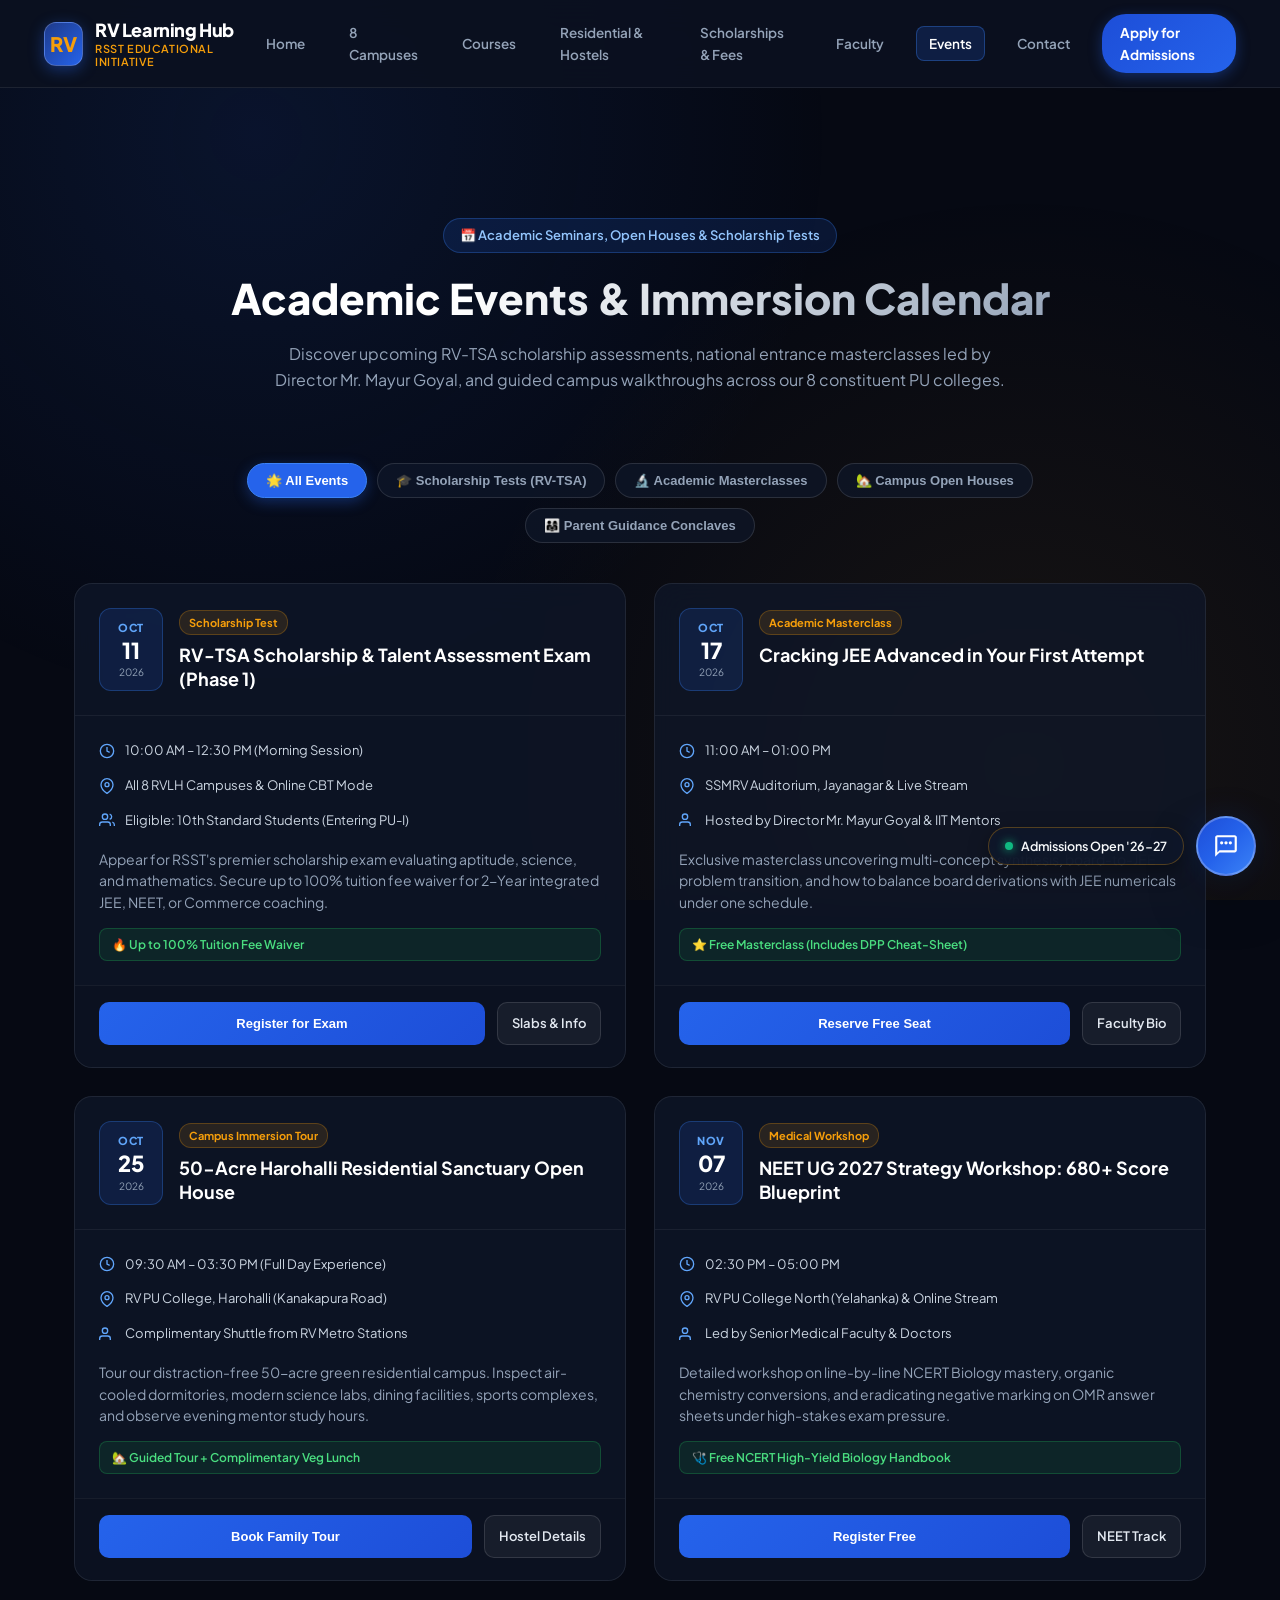
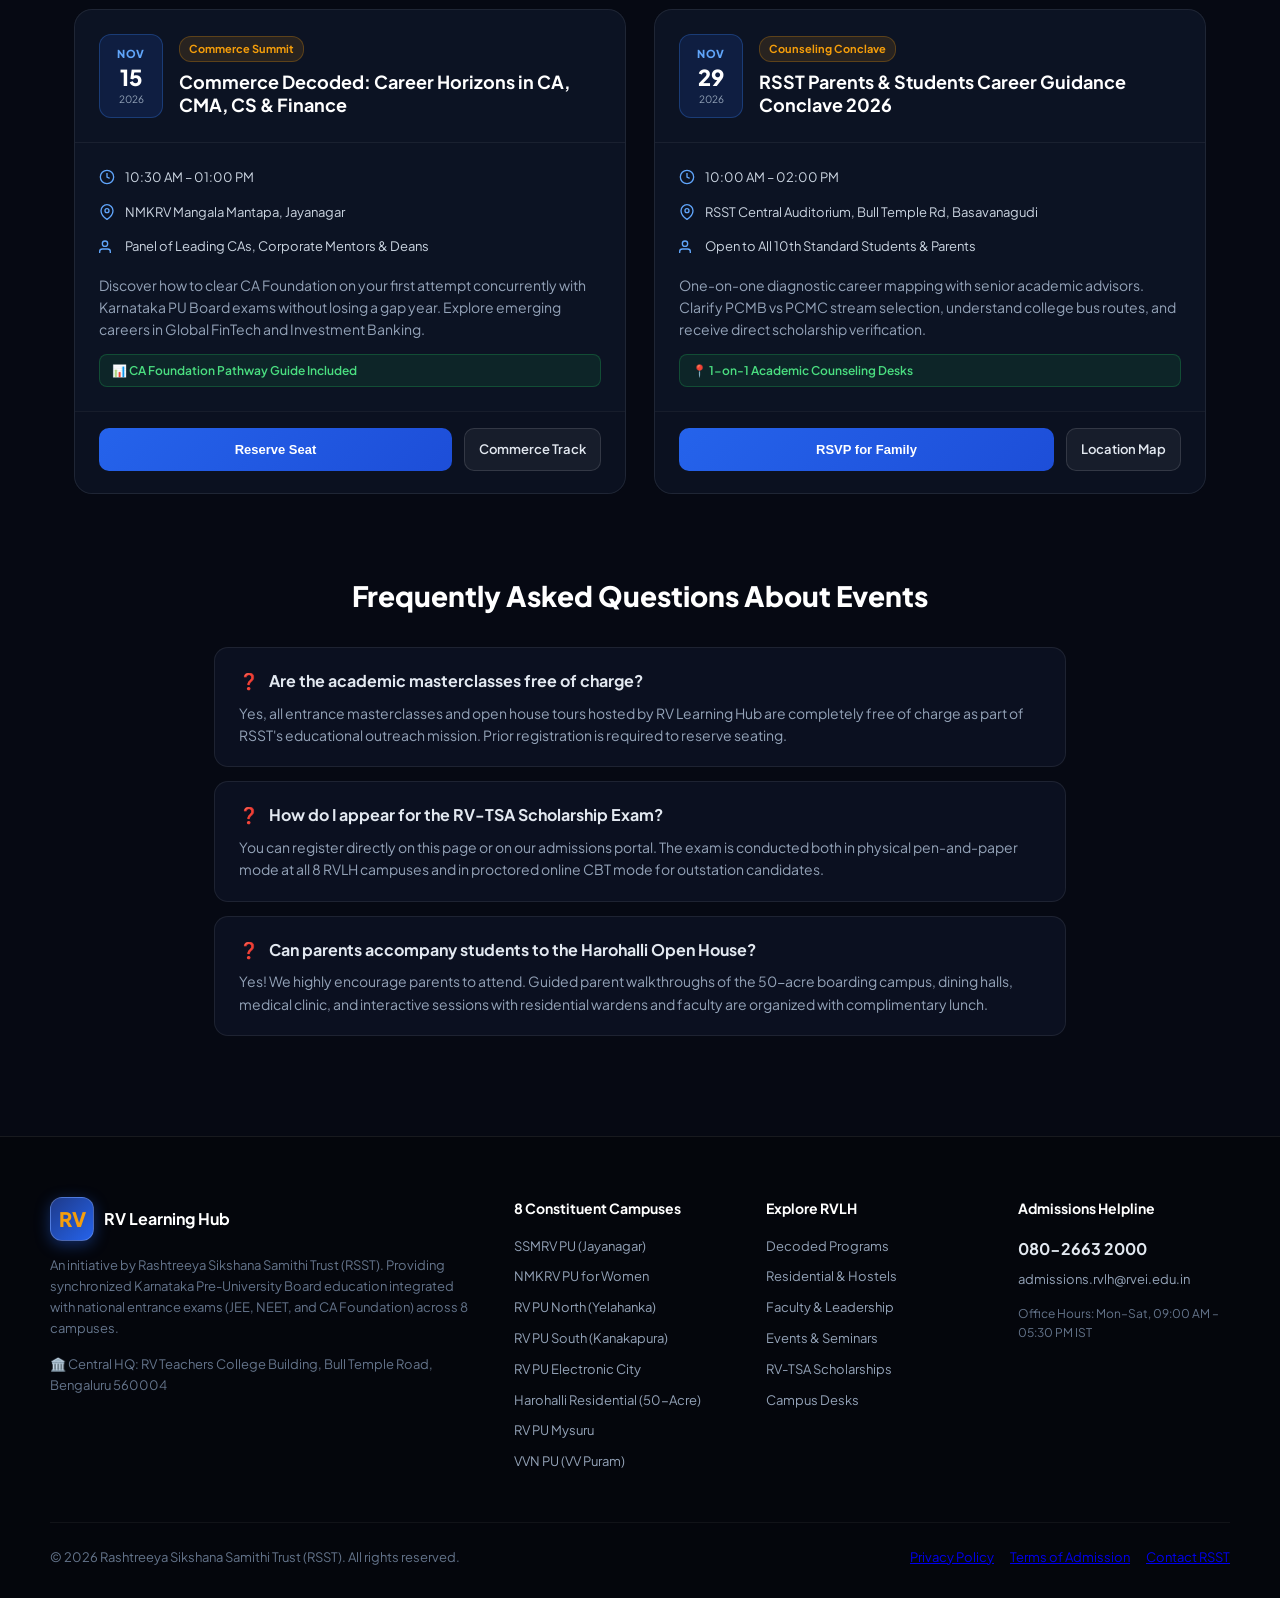
<file: events.html>
<!DOCTYPE html>
<html lang="en">
<head>
  <meta charset="UTF-8">
  <meta name="viewport" content="width=device-width, initial-scale=1.0">
  <title>Events & Academic Calendar | RV Learning Hub (RSST)</title>
  <meta name="description" content="Explore upcoming academic seminars, RV-TSA scholarship exam dates, Director masterclasses, and open house campus tours across RV Learning Hub's 8 PU campuses.">
  
  <link rel="preconnect" href="https://fonts.googleapis.com">
  <link rel="preconnect" href="https://fonts.gstatic.com" crossorigin>
  <link href="https://fonts.googleapis.com/css2?family=Plus+Jakarta+Sans:wght@300;400;500;600;700;800&display=swap" rel="stylesheet">
  
  <link rel="stylesheet" href="website-nav.css">
  <link rel="stylesheet" href="rvlh-chatbot.css?v=2.5">

  <style>
    * { margin: 0; padding: 0; box-sizing: border-box; }
    body {
      font-family: 'Plus Jakarta Sans', system-ui, -apple-system, sans-serif;
      background-color: #060913;
      color: #f8fafc;
      overflow-x: hidden;
      line-height: 1.6;
    }

    .ambient-bg {
      position: fixed;
      top: 0;
      left: 0;
      width: 100vw;
      height: 100vh;
      background: radial-gradient(circle at 20% 15%, rgba(37, 99, 235, 0.12) 0%, transparent 45%),
                  radial-gradient(circle at 80% 85%, rgba(245, 158, 11, 0.08) 0%, transparent 45%);
      pointer-events: none;
      z-index: -1;
    }

    /* Page Hero */
    .page-hero {
      padding: 130px 24px 40px 24px;
      text-align: center;
      max-width: 900px;
      margin: 0 auto;
    }
    .page-hero-pill {
      display: inline-flex;
      align-items: center;
      gap: 8px;
      padding: 6px 16px;
      border-radius: 30px;
      background: rgba(37, 99, 235, 0.15);
      border: 1px solid rgba(59, 130, 246, 0.3);
      color: #93c5fd;
      font-size: 13px;
      font-weight: 600;
      margin-bottom: 20px;
    }
    .page-hero h1 {
      font-size: 42px;
      font-weight: 800;
      line-height: 1.2;
      margin-bottom: 18px;
      background: linear-gradient(135deg, #ffffff 30%, #94a3b8 100%);
      -webkit-background-clip: text;
      -webkit-text-fill-color: transparent;
    }
    .page-hero p {
      font-size: 16px;
      color: #94a3b8;
      max-width: 760px;
      margin: 0 auto 30px auto;
    }

    /* Filter Bar */
    .events-filter-bar {
      display: flex;
      justify-content: center;
      flex-wrap: wrap;
      gap: 10px;
      max-width: 1000px;
      margin: 0 auto 40px auto;
      padding: 0 20px;
    }
    .event-filter-btn {
      padding: 9px 18px;
      border-radius: 24px;
      font-size: 13px;
      font-weight: 600;
      background: rgba(15, 23, 42, 0.7);
      border: 1px solid rgba(255, 255, 255, 0.12);
      color: #94a3b8;
      cursor: pointer;
      transition: all 0.2s ease;
      display: inline-flex;
      align-items: center;
      gap: 6px;
    }
    .event-filter-btn:hover {
      background: rgba(30, 41, 59, 0.9);
      color: #fff;
      border-color: rgba(255, 255, 255, 0.25);
    }
    .event-filter-btn.active {
      background: #2563eb;
      color: #fff;
      border-color: #3b82f6;
      box-shadow: 0 4px 14px rgba(37, 99, 235, 0.35);
    }

    /* Events Container */
    .events-container {
      max-width: 1180px;
      margin: 0 auto 80px auto;
      padding: 0 24px;
      display: grid;
      grid-template-columns: repeat(auto-fill, minmax(360px, 1fr));
      gap: 28px;
    }

    /* Event Card */
    .event-card {
      background: rgba(15, 23, 42, 0.75);
      border: 1px solid rgba(255, 255, 255, 0.08);
      border-radius: 18px;
      overflow: hidden;
      display: flex;
      flex-direction: column;
      backdrop-filter: blur(16px);
      transition: transform 0.25s ease, border-color 0.25s ease, box-shadow 0.25s ease;
      position: relative;
    }
    .event-card:hover {
      transform: translateY(-4px);
      border-color: rgba(59, 130, 246, 0.4);
      box-shadow: 0 16px 36px rgba(0, 0, 0, 0.4);
    }
    .event-card-header {
      padding: 24px;
      border-bottom: 1px solid rgba(255, 255, 255, 0.06);
      display: flex;
      gap: 16px;
      align-items: flex-start;
    }
    .event-date-badge {
      min-width: 64px;
      padding: 10px 8px;
      background: rgba(37, 99, 235, 0.15);
      border: 1px solid rgba(59, 130, 246, 0.3);
      border-radius: 12px;
      text-align: center;
      display: flex;
      flex-direction: column;
      align-items: center;
      justify-content: center;
    }
    .event-date-month {
      font-size: 11px;
      font-weight: 800;
      color: #60a5fa;
      text-transform: uppercase;
      letter-spacing: 0.5px;
    }
    .event-date-day {
      font-size: 22px;
      font-weight: 800;
      color: #fff;
      line-height: 1.1;
      margin: 2px 0;
    }
    .event-date-year {
      font-size: 10px;
      color: #94a3b8;
    }
    .event-meta-top {
      flex: 1;
    }
    .event-category-tag {
      display: inline-block;
      font-size: 11px;
      font-weight: 700;
      color: #f59e0b;
      background: rgba(245, 158, 11, 0.12);
      border: 1px solid rgba(245, 158, 11, 0.25);
      padding: 3px 9px;
      border-radius: 12px;
      margin-bottom: 8px;
    }
    .event-card h3 {
      font-size: 18px;
      font-weight: 700;
      color: #fff;
      line-height: 1.3;
    }
    .event-card-body {
      padding: 24px;
      flex: 1;
      display: flex;
      flex-direction: column;
      gap: 14px;
    }
    .event-info-row {
      display: flex;
      align-items: center;
      gap: 10px;
      font-size: 13px;
      color: #cbd5e1;
    }
    .event-info-row svg {
      color: #60a5fa;
      flex-shrink: 0;
    }
    .event-desc {
      font-size: 14px;
      color: #94a3b8;
      line-height: 1.55;
      margin-top: 4px;
    }
    .event-perk-badge {
      display: inline-flex;
      align-items: center;
      gap: 6px;
      padding: 6px 12px;
      background: rgba(34, 197, 94, 0.1);
      border: 1px solid rgba(34, 197, 94, 0.25);
      color: #4ade80;
      font-size: 12px;
      font-weight: 600;
      border-radius: 8px;
      margin-top: auto;
    }
    .event-card-footer {
      padding: 16px 24px 22px 24px;
      display: flex;
      gap: 12px;
      background: rgba(10, 15, 29, 0.4);
      border-top: 1px solid rgba(255, 255, 255, 0.05);
    }
    .btn-rsvp {
      flex: 1;
      padding: 10px 16px;
      background: linear-gradient(135deg, #2563eb, #1d4ed8);
      color: #fff;
      border: none;
      border-radius: 10px;
      font-size: 13px;
      font-weight: 700;
      cursor: pointer;
      transition: all 0.2s;
      text-align: center;
      text-decoration: none;
      display: flex;
      align-items: center;
      justify-content: center;
      gap: 6px;
    }
    .btn-rsvp:hover {
      background: linear-gradient(135deg, #3b82f6, #2563eb);
      box-shadow: 0 4px 14px rgba(37, 99, 235, 0.35);
    }
    .btn-details {
      padding: 10px 14px;
      background: rgba(255, 255, 255, 0.05);
      border: 1px solid rgba(255, 255, 255, 0.12);
      color: #e2e8f0;
      border-radius: 10px;
      font-size: 13px;
      font-weight: 600;
      text-decoration: none;
      cursor: pointer;
      transition: all 0.2s;
      display: inline-flex;
      align-items: center;
      justify-content: center;
    }
    .btn-details:hover {
      background: rgba(255, 255, 255, 0.1);
      color: #fff;
    }

    /* Modal Styling */
    .rsvp-modal {
      display: none;
      position: fixed;
      inset: 0;
      background: rgba(0, 0, 0, 0.75);
      backdrop-filter: blur(8px);
      z-index: 1000;
      align-items: center;
      justify-content: center;
      padding: 20px;
    }
    .rsvp-modal.active {
      display: flex;
    }
    .rsvp-modal-content {
      background: #0f172a;
      border: 1px solid rgba(255, 255, 255, 0.15);
      border-radius: 20px;
      width: 100%;
      max-width: 500px;
      padding: 30px;
      position: relative;
      box-shadow: 0 25px 50px -12px rgba(0, 0, 0, 0.7);
    }
    .rsvp-modal-close {
      position: absolute;
      top: 18px;
      right: 18px;
      background: transparent;
      border: none;
      color: #94a3b8;
      font-size: 24px;
      cursor: pointer;
      line-height: 1;
    }
    .rsvp-modal-close:hover { color: #fff; }
    .rsvp-form-group {
      margin-bottom: 16px;
    }
    .rsvp-form-group label {
      display: block;
      font-size: 13px;
      font-weight: 600;
      color: #cbd5e1;
      margin-bottom: 6px;
    }
    .rsvp-form-group input, .rsvp-form-group select {
      width: 100%;
      padding: 11px 14px;
      background: rgba(15, 23, 42, 0.9);
      border: 1px solid rgba(255, 255, 255, 0.15);
      border-radius: 10px;
      color: #fff;
      font-size: 14px;
      font-family: inherit;
    }
    .rsvp-form-group input:focus, .rsvp-form-group select:focus {
      outline: none;
      border-color: #3b82f6;
      box-shadow: 0 0 0 3px rgba(59, 130, 246, 0.2);
    }
    .rsvp-submit-btn {
      width: 100%;
      padding: 13px;
      background: linear-gradient(135deg, #2563eb, #1d4ed8);
      color: #fff;
      border: none;
      border-radius: 10px;
      font-size: 14px;
      font-weight: 700;
      cursor: pointer;
      transition: all 0.2s;
    }
    .rsvp-submit-btn:hover {
      background: linear-gradient(135deg, #3b82f6, #2563eb);
    }

    /* FAQ Section */
    .events-faq-section {
      max-width: 900px;
      margin: 0 auto 100px auto;
      padding: 0 24px;
    }
    .events-faq-title {
      text-align: center;
      font-size: 28px;
      font-weight: 800;
      color: #fff;
      margin-bottom: 28px;
    }
    .faq-item {
      background: rgba(15, 23, 42, 0.6);
      border: 1px solid rgba(255, 255, 255, 0.08);
      border-radius: 14px;
      padding: 20px 24px;
      margin-bottom: 14px;
    }
    .faq-item h4 {
      font-size: 16px;
      font-weight: 700;
      color: #e2e8f0;
      margin-bottom: 8px;
      display: flex;
      align-items: center;
      gap: 10px;
    }
    .faq-item p {
      font-size: 14px;
      color: #94a3b8;
      line-height: 1.6;
    }

    /* Footer */
    .site-footer {
      background: #04060c;
      border-top: 1px solid rgba(255, 255, 255, 0.08);
      padding: 60px 24px 30px 24px;
      color: #64748b;
      font-size: 13px;
    }
    .footer-container {
      max-width: 1180px;
      margin: 0 auto;
      display: grid;
      grid-template-columns: 2fr 1fr 1fr 1fr;
      gap: 40px;
      margin-bottom: 40px;
    }
    .footer-col h4 {
      color: #fff;
      font-size: 14px;
      font-weight: 700;
      margin-bottom: 16px;
    }
    .footer-col ul {
      list-style: none;
    }
    .footer-col li {
      margin-bottom: 10px;
    }
    .footer-col a {
      color: #94a3b8;
      text-decoration: none;
      transition: color 0.2s;
    }
    .footer-col a:hover { color: #60a5fa; }
    .footer-bottom {
      max-width: 1180px;
      margin: 0 auto;
      padding-top: 24px;
      border-top: 1px solid rgba(255, 255, 255, 0.05);
      display: flex;
      justify-content: space-between;
      align-items: center;
      flex-wrap: wrap;
      gap: 16px;
    }

    @media (max-width: 768px) {
      .page-hero h1 { font-size: 32px; }
      .events-container { grid-template-columns: 1fr; }
      .footer-container { grid-template-columns: 1fr; gap: 30px; }
    }
  </style>
</head>
<body>
  <div class="ambient-bg"></div>

  <!-- Main Site Navigation -->
  <header class="site-header">
    <div class="site-nav-container">
      <a href="index.html" class="site-logo-group">
        <div class="site-logo-badge">RV</div>
        <div class="site-logo-text">
          <div class="site-logo-title">RV Learning Hub</div>
          <p>RSST Educational Initiative</p>
        </div>
      </a>
      <nav class="site-nav-links">
        <a href="index.html" class="site-nav-link">Home</a>
        <a href="campuses.html" class="site-nav-link">8 Campuses</a>
        <a href="courses.html" class="site-nav-link">Courses</a>
        <a href="hostels.html" class="site-nav-link">Residential & Hostels</a>
        <a href="admissions.html" class="site-nav-link">Scholarships & Fees</a>
        <a href="faculty.html" class="site-nav-link">Faculty</a>
        <a href="events.html" class="site-nav-link active">Events</a>
        <a href="contact.html" class="site-nav-link">Contact</a>
        <a href="admissions.html#apply" class="site-nav-cta">Apply for Admissions</a>
      </nav>
      <button class="site-mobile-toggle" id="site-mobile-toggle" aria-label="Toggle Navigation">
        <svg width="22" height="22" viewBox="0 0 24 24" fill="none" stroke="currentColor" stroke-width="2.5"><line x1="3" y1="12" x2="21" y2="12"></line><line x1="3" y1="6" x2="21" y2="6"></line><line x1="3" y1="18" x2="21" y2="18"></line></svg>
      </button>
    </div>
  </header>

  <!-- Mobile Drawer -->
  <div class="site-mobile-drawer" id="site-mobile-drawer">
    <a href="index.html" class="site-nav-link">Home</a>
    <a href="campuses.html" class="site-nav-link">8 Campuses Directory</a>
    <a href="courses.html" class="site-nav-link">Courses (JEE / NEET / Commerce)</a>
    <a href="hostels.html" class="site-nav-link">Residential & Hostels (Harohalli)</a>
    <a href="admissions.html" class="site-nav-link">Scholarships & Fees (RV-TSA)</a>
    <a href="faculty.html" class="site-nav-link">Faculty & Leadership</a>
    <a href="events.html" class="site-nav-link active">Events & Calendar</a>
    <a href="contact.html" class="site-nav-link">Admissions Contact & Counseling</a>
    <a href="admissions.html#apply" class="site-nav-cta">Apply for Admissions</a>
  </div>

  <!-- Page Hero -->
  <section class="page-hero">
    <div class="page-hero-pill">
      <span>📅 Academic Seminars, Open Houses & Scholarship Tests</span>
    </div>
    <h1>Academic Events & Immersion Calendar</h1>
    <p>
      Discover upcoming RV-TSA scholarship assessments, national entrance masterclasses led by Director Mr. Mayur Goyal, and guided campus walkthroughs across our 8 constituent PU colleges.
    </p>
  </section>

  <!-- Filter Bar -->
  <div class="events-filter-bar">
    <button class="event-filter-btn active" onclick="filterEvents('all')">🌟 All Events</button>
    <button class="event-filter-btn" onclick="filterEvents('scholarship')">🎓 Scholarship Tests (RV-TSA)</button>
    <button class="event-filter-btn" onclick="filterEvents('masterclass')">🔬 Academic Masterclasses</button>
    <button class="event-filter-btn" onclick="filterEvents('tour')">🏡 Campus Open Houses</button>
    <button class="event-filter-btn" onclick="filterEvents('counseling')">👨‍👩‍👧 Parent Guidance Conclaves</button>
  </div>

  <!-- Events Grid -->
  <section class="events-container" id="events-grid">
    <!-- Event 1: RV-TSA Phase 1 -->
    <div class="event-card" data-category="scholarship">
      <div class="event-card-header">
        <div class="event-date-badge">
          <span class="event-date-month">OCT</span>
          <span class="event-date-day">11</span>
          <span class="event-date-year">2026</span>
        </div>
        <div class="event-meta-top">
          <span class="event-category-tag">Scholarship Test</span>
          <h3>RV-TSA Scholarship & Talent Assessment Exam (Phase 1)</h3>
        </div>
      </div>
      <div class="event-card-body">
        <div class="event-info-row">
          <svg width="16" height="16" viewBox="0 0 24 24" fill="none" stroke="currentColor" stroke-width="2"><circle cx="12" cy="12" r="10"></circle><polyline points="12 6 12 12 16 14"></polyline></svg>
          <span>10:00 AM – 12:30 PM (Morning Session)</span>
        </div>
        <div class="event-info-row">
          <svg width="16" height="16" viewBox="0 0 24 24" fill="none" stroke="currentColor" stroke-width="2"><path d="M21 10c0 7-9 13-9 13s-9-6-9-13a9 9 0 0 1 18 0z"></path><circle cx="12" cy="10" r="3"></circle></svg>
          <span>All 8 RVLH Campuses & Online CBT Mode</span>
        </div>
        <div class="event-info-row">
          <svg width="16" height="16" viewBox="0 0 24 24" fill="none" stroke="currentColor" stroke-width="2"><path d="M17 21v-2a4 4 0 0 0-4-4H5a4 4 0 0 0-4 4v2"></path><circle cx="9" cy="7" r="4"></circle><path d="M23 21v-2a4 4 0 0 0-3-3.87"></path><path d="M16 3.13a4 4 0 0 1 0 7.75"></path></svg>
          <span>Eligible: 10th Standard Students (Entering PU-I)</span>
        </div>
        <p class="event-desc">
          Appear for RSST's premier scholarship exam evaluating aptitude, science, and mathematics. Secure up to 100% tuition fee waiver for 2-Year integrated JEE, NEET, or Commerce coaching.
        </p>
        <div class="event-perk-badge">
          🔥 Up to 100% Tuition Fee Waiver
        </div>
      </div>
      <div class="event-card-footer">
        <button class="btn-rsvp" onclick="openRSVPModal('RV-TSA Scholarship Exam 2026-27')">Register for Exam</button>
        <a href="admissions.html" class="btn-details">Slabs & Info</a>
      </div>
    </div>

    <!-- Event 2: JEE Masterclass -->
    <div class="event-card" data-category="masterclass">
      <div class="event-card-header">
        <div class="event-date-badge">
          <span class="event-date-month">OCT</span>
          <span class="event-date-day">17</span>
          <span class="event-date-year">2026</span>
        </div>
        <div class="event-meta-top">
          <span class="event-category-tag">Academic Masterclass</span>
          <h3>Cracking JEE Advanced in Your First Attempt</h3>
        </div>
      </div>
      <div class="event-card-body">
        <div class="event-info-row">
          <svg width="16" height="16" viewBox="0 0 24 24" fill="none" stroke="currentColor" stroke-width="2"><circle cx="12" cy="12" r="10"></circle><polyline points="12 6 12 12 16 14"></polyline></svg>
          <span>11:00 AM – 01:00 PM</span>
        </div>
        <div class="event-info-row">
          <svg width="16" height="16" viewBox="0 0 24 24" fill="none" stroke="currentColor" stroke-width="2"><path d="M21 10c0 7-9 13-9 13s-9-6-9-13a9 9 0 0 1 18 0z"></path><circle cx="12" cy="10" r="3"></circle></svg>
          <span>SSMRV Auditorium, Jayanagar & Live Stream</span>
        </div>
        <div class="event-info-row">
          <svg width="16" height="16" viewBox="0 0 24 24" fill="none" stroke="currentColor" stroke-width="2"><path d="M17 21v-2a4 4 0 0 0-4-4H5a4 4 0 0 0-4 4v2"></path><circle cx="9" cy="7" r="4"></circle></svg>
          <span>Hosted by Director Mr. Mayur Goyal & IIT Mentors</span>
        </div>
        <p class="event-desc">
          Exclusive masterclass uncovering multi-concept synthesis, board-to-JEE problem transition, and how to balance board derivations with JEE numericals under one schedule.
        </p>
        <div class="event-perk-badge">
          ⭐ Free Masterclass (Includes DPP Cheat-Sheet)
        </div>
      </div>
      <div class="event-card-footer">
        <button class="btn-rsvp" onclick="openRSVPModal('JEE Advanced Masterclass')">Reserve Free Seat</button>
        <a href="faculty.html" class="btn-details">Faculty Bio</a>
      </div>
    </div>

    <!-- Event 3: Harohalli Open House -->
    <div class="event-card" data-category="tour">
      <div class="event-card-header">
        <div class="event-date-badge">
          <span class="event-date-month">OCT</span>
          <span class="event-date-day">25</span>
          <span class="event-date-year">2026</span>
        </div>
        <div class="event-meta-top">
          <span class="event-category-tag">Campus Immersion Tour</span>
          <h3>50-Acre Harohalli Residential Sanctuary Open House</h3>
        </div>
      </div>
      <div class="event-card-body">
        <div class="event-info-row">
          <svg width="16" height="16" viewBox="0 0 24 24" fill="none" stroke="currentColor" stroke-width="2"><circle cx="12" cy="12" r="10"></circle><polyline points="12 6 12 12 16 14"></polyline></svg>
          <span>09:30 AM – 03:30 PM (Full Day Experience)</span>
        </div>
        <div class="event-info-row">
          <svg width="16" height="16" viewBox="0 0 24 24" fill="none" stroke="currentColor" stroke-width="2"><path d="M21 10c0 7-9 13-9 13s-9-6-9-13a9 9 0 0 1 18 0z"></path><circle cx="12" cy="10" r="3"></circle></svg>
          <span>RV PU College, Harohalli (Kanakapura Road)</span>
        </div>
        <div class="event-info-row">
          <svg width="16" height="16" viewBox="0 0 24 24" fill="none" stroke="currentColor" stroke-width="2"><path d="M17 21v-2a4 4 0 0 0-4-4H5a4 4 0 0 0-4 4v2"></path><circle cx="9" cy="7" r="4"></circle></svg>
          <span>Complimentary Shuttle from RV Metro Stations</span>
        </div>
        <p class="event-desc">
          Tour our distraction-free 50-acre green residential campus. Inspect air-cooled dormitories, modern science labs, dining facilities, sports complexes, and observe evening mentor study hours.
        </p>
        <div class="event-perk-badge">
          🏡 Guided Tour + Complimentary Veg Lunch
        </div>
      </div>
      <div class="event-card-footer">
        <button class="btn-rsvp" onclick="openRSVPModal('Harohalli Campus Open House Tour')">Book Family Tour</button>
        <a href="hostels.html" class="btn-details">Hostel Details</a>
      </div>
    </div>

    <!-- Event 4: NEET Blueprint -->
    <div class="event-card" data-category="masterclass">
      <div class="event-card-header">
        <div class="event-date-badge">
          <span class="event-date-month">NOV</span>
          <span class="event-date-day">07</span>
          <span class="event-date-year">2026</span>
        </div>
        <div class="event-meta-top">
          <span class="event-category-tag">Medical Workshop</span>
          <h3>NEET UG 2027 Strategy Workshop: 680+ Score Blueprint</h3>
        </div>
      </div>
      <div class="event-card-body">
        <div class="event-info-row">
          <svg width="16" height="16" viewBox="0 0 24 24" fill="none" stroke="currentColor" stroke-width="2"><circle cx="12" cy="12" r="10"></circle><polyline points="12 6 12 12 16 14"></polyline></svg>
          <span>02:30 PM – 05:00 PM</span>
        </div>
        <div class="event-info-row">
          <svg width="16" height="16" viewBox="0 0 24 24" fill="none" stroke="currentColor" stroke-width="2"><path d="M21 10c0 7-9 13-9 13s-9-6-9-13a9 9 0 0 1 18 0z"></path><circle cx="12" cy="10" r="3"></circle></svg>
          <span>RV PU College North (Yelahanka) & Online Stream</span>
        </div>
        <div class="event-info-row">
          <svg width="16" height="16" viewBox="0 0 24 24" fill="none" stroke="currentColor" stroke-width="2"><path d="M17 21v-2a4 4 0 0 0-4-4H5a4 4 0 0 0-4 4v2"></path><circle cx="9" cy="7" r="4"></circle></svg>
          <span>Led by Senior Medical Faculty & Doctors</span>
        </div>
        <p class="event-desc">
          Detailed workshop on line-by-line NCERT Biology mastery, organic chemistry conversions, and eradicating negative marking on OMR answer sheets under high-stakes exam pressure.
        </p>
        <div class="event-perk-badge">
          🩺 Free NCERT High-Yield Biology Handbook
        </div>
      </div>
      <div class="event-card-footer">
        <button class="btn-rsvp" onclick="openRSVPModal('NEET UG 680+ Blueprint Workshop')">Register Free</button>
        <a href="courses.html" class="btn-details">NEET Track</a>
      </div>
    </div>

    <!-- Event 5: Commerce Finance Summit -->
    <div class="event-card" data-category="masterclass">
      <div class="event-card-header">
        <div class="event-date-badge">
          <span class="event-date-month">NOV</span>
          <span class="event-date-day">15</span>
          <span class="event-date-year">2026</span>
        </div>
        <div class="event-meta-top">
          <span class="event-category-tag">Commerce Summit</span>
          <h3>Commerce Decoded: Career Horizons in CA, CMA, CS & Finance</h3>
        </div>
      </div>
      <div class="event-card-body">
        <div class="event-info-row">
          <svg width="16" height="16" viewBox="0 0 24 24" fill="none" stroke="currentColor" stroke-width="2"><circle cx="12" cy="12" r="10"></circle><polyline points="12 6 12 12 16 14"></polyline></svg>
          <span>10:30 AM – 01:00 PM</span>
        </div>
        <div class="event-info-row">
          <svg width="16" height="16" viewBox="0 0 24 24" fill="none" stroke="currentColor" stroke-width="2"><path d="M21 10c0 7-9 13-9 13s-9-6-9-13a9 9 0 0 1 18 0z"></path><circle cx="12" cy="10" r="3"></circle></svg>
          <span>NMKRV Mangala Mantapa, Jayanagar</span>
        </div>
        <div class="event-info-row">
          <svg width="16" height="16" viewBox="0 0 24 24" fill="none" stroke="currentColor" stroke-width="2"><path d="M17 21v-2a4 4 0 0 0-4-4H5a4 4 0 0 0-4 4v2"></path><circle cx="9" cy="7" r="4"></circle></svg>
          <span>Panel of Leading CAs, Corporate Mentors & Deans</span>
        </div>
        <p class="event-desc">
          Discover how to clear CA Foundation on your first attempt concurrently with Karnataka PU Board exams without losing a gap year. Explore emerging careers in Global FinTech and Investment Banking.
        </p>
        <div class="event-perk-badge">
          📊 CA Foundation Pathway Guide Included
        </div>
      </div>
      <div class="event-card-footer">
        <button class="btn-rsvp" onclick="openRSVPModal('Commerce Decoded Summit')">Reserve Seat</button>
        <a href="courses.html" class="btn-details">Commerce Track</a>
      </div>
    </div>

    <!-- Event 6: Parent Counseling Conclave -->
    <div class="event-card" data-category="counseling">
      <div class="event-card-header">
        <div class="event-date-badge">
          <span class="event-date-month">NOV</span>
          <span class="event-date-day">29</span>
          <span class="event-date-year">2026</span>
        </div>
        <div class="event-meta-top">
          <span class="event-category-tag">Counseling Conclave</span>
          <h3>RSST Parents & Students Career Guidance Conclave 2026</h3>
        </div>
      </div>
      <div class="event-card-body">
        <div class="event-info-row">
          <svg width="16" height="16" viewBox="0 0 24 24" fill="none" stroke="currentColor" stroke-width="2"><circle cx="12" cy="12" r="10"></circle><polyline points="12 6 12 12 16 14"></polyline></svg>
          <span>10:00 AM – 02:00 PM</span>
        </div>
        <div class="event-info-row">
          <svg width="16" height="16" viewBox="0 0 24 24" fill="none" stroke="currentColor" stroke-width="2"><path d="M21 10c0 7-9 13-9 13s-9-6-9-13a9 9 0 0 1 18 0z"></path><circle cx="12" cy="10" r="3"></circle></svg>
          <span>RSST Central Auditorium, Bull Temple Rd, Basavanagudi</span>
        </div>
        <div class="event-info-row">
          <svg width="16" height="16" viewBox="0 0 24 24" fill="none" stroke="currentColor" stroke-width="2"><path d="M17 21v-2a4 4 0 0 0-4-4H5a4 4 0 0 0-4 4v2"></path><circle cx="9" cy="7" r="4"></circle></svg>
          <span>Open to All 10th Standard Students & Parents</span>
        </div>
        <p class="event-desc">
          One-on-one diagnostic career mapping with senior academic advisors. Clarify PCMB vs PCMC stream selection, understand college bus routes, and receive direct scholarship verification.
        </p>
        <div class="event-perk-badge">
          📍 1-on-1 Academic Counseling Desks
        </div>
      </div>
      <div class="event-card-footer">
        <button class="btn-rsvp" onclick="openRSVPModal('RSST Career Guidance Conclave')">RSVP for Family</button>
        <a href="contact.html" class="btn-details">Location Map</a>
      </div>
    </div>
  </section>

  <!-- Events FAQ Section -->
  <section class="events-faq-section">
    <h2 class="events-faq-title">Frequently Asked Questions About Events</h2>
    <div class="faq-item">
      <h4><span>❓</span> Are the academic masterclasses free of charge?</h4>
      <p>Yes, all entrance masterclasses and open house tours hosted by RV Learning Hub are completely free of charge as part of RSST's educational outreach mission. Prior registration is required to reserve seating.</p>
    </div>
    <div class="faq-item">
      <h4><span>❓</span> How do I appear for the RV-TSA Scholarship Exam?</h4>
      <p>You can register directly on this page or on our admissions portal. The exam is conducted both in physical pen-and-paper mode at all 8 RVLH campuses and in proctored online CBT mode for outstation candidates.</p>
    </div>
    <div class="faq-item">
      <h4><span>❓</span> Can parents accompany students to the Harohalli Open House?</h4>
      <p>Yes! We highly encourage parents to attend. Guided parent walkthroughs of the 50-acre boarding campus, dining halls, medical clinic, and interactive sessions with residential wardens and faculty are organized with complimentary lunch.</p>
    </div>
  </section>

  <!-- RSVP Modal -->
  <div class="rsvp-modal" id="rsvp-modal">
    <div class="rsvp-modal-content">
      <button class="rsvp-modal-close" onclick="closeRSVPModal()">&times;</button>
      <h3 style="font-size:20px; font-weight:800; color:#fff; margin-bottom:8px;">Event Registration</h3>
      <p style="font-size:13px; color:#94a3b8; margin-bottom:20px;" id="rsvp-event-name">Register your seat</p>
      
      <form id="rsvp-form" onsubmit="handleRSVPSubmit(event)">
        <input type="hidden" id="rsvp-event-input" name="eventName">
        <div class="rsvp-form-group">
          <label>Student / Parent Name *</label>
          <input type="text" name="name" placeholder="Full Name" required>
        </div>
        <div class="rsvp-form-group">
          <label>Mobile Number *</label>
          <input type="tel" name="phone" placeholder="10-digit WhatsApp number" required pattern="[0-9]{10}">
        </div>
        <div class="rsvp-form-group">
          <label>Email Address</label>
          <input type="email" name="email" placeholder="name@example.com">
        </div>
        <div class="rsvp-form-group">
          <label>Preferred RVLH Campus</label>
          <select name="campus">
            <option value="SSMRV PU College (Jayanagar)">SSMRV PU College (Jayanagar)</option>
            <option value="NMKRV PU College (Women - Jayanagar)">NMKRV PU College (Women - Jayanagar)</option>
            <option value="RV PU College North (Yelahanka)">RV PU College North (Yelahanka)</option>
            <option value="RV PU College South (Kanakapura Rd)">RV PU College South (Kanakapura Rd)</option>
            <option value="RV PU College Electronic City">RV PU College Electronic City</option>
            <option value="RV PU College Harohalli (50-Acre Residential)">RV PU College Harohalli (50-Acre Residential)</option>
            <option value="RV PU College Mysuru">RV PU College Mysuru</option>
            <option value="VVN PU College (VV Puram)">VVN PU College (VV Puram)</option>
          </select>
        </div>
        <button type="submit" class="rsvp-submit-btn" id="rsvp-btn-text">Confirm My Registration</button>
      </form>
    </div>
  </div>

  <!-- Footer -->
  <footer class="site-footer">
    <div class="footer-container">
      <div class="footer-col">
        <div style="display:flex; align-items:center; gap:10px; margin-bottom:14px;">
          <div class="site-logo-badge">RV</div>
          <strong style="color:#fff; font-size:16px;">RV Learning Hub</strong>
        </div>
        <p style="margin-bottom:16px; line-height:1.6;">
          An initiative by Rashtreeya Sikshana Samithi Trust (RSST). Providing synchronized Karnataka Pre-University Board education integrated with national entrance exams (JEE, NEET, and CA Foundation) across 8 campuses.
        </p>
        <p>🏛️ Central HQ: RV Teachers College Building, Bull Temple Road, Bengaluru 560004</p>
      </div>
      <div class="footer-col">
        <h4>8 Constituent Campuses</h4>
        <ul>
          <li><a href="campuses.html">SSMRV PU (Jayanagar)</a></li>
          <li><a href="campuses.html">NMKRV PU for Women</a></li>
          <li><a href="campuses.html">RV PU North (Yelahanka)</a></li>
          <li><a href="campuses.html">RV PU South (Kanakapura)</a></li>
          <li><a href="campuses.html">RV PU Electronic City</a></li>
          <li><a href="campuses.html">Harohalli Residential (50-Acre)</a></li>
          <li><a href="campuses.html">RV PU Mysuru</a></li>
          <li><a href="campuses.html">VVN PU (VV Puram)</a></li>
        </ul>
      </div>
      <div class="footer-col">
        <h4>Explore RVLH</h4>
        <ul>
          <li><a href="courses.html">Decoded Programs</a></li>
          <li><a href="hostels.html">Residential & Hostels</a></li>
          <li><a href="faculty.html">Faculty & Leadership</a></li>
          <li><a href="events.html">Events & Seminars</a></li>
          <li><a href="admissions.html">RV-TSA Scholarships</a></li>
          <li><a href="contact.html">Campus Desks</a></li>
        </ul>
      </div>
      <div class="footer-col">
        <h4>Admissions Helpline</h4>
        <p style="color:#e2e8f0; font-size:16px; font-weight:700; margin-bottom:8px;">080-2663 2000</p>
        <p style="color:#94a3b8; font-size:13px; margin-bottom:14px;">admissions.rvlh@rvei.edu.in</p>
        <p style="font-size:12px; color:#64748b;">Office Hours: Mon–Sat, 09:00 AM – 05:30 PM IST</p>
      </div>
    </div>
    <div class="footer-bottom">
      <div>&copy; 2026 Rashtreeya Sikshana Samithi Trust (RSST). All rights reserved.</div>
      <div style="display:flex; gap:16px;">
        <a href="index.html">Privacy Policy</a>
        <a href="index.html">Terms of Admission</a>
        <a href="contact.html">Contact RSST</a>
      </div>
    </div>
  </footer>

  <!-- Scripts -->
  <script src="website-nav.js"></script>
  <script src="rvlh-knowledge-base.js"></script>
  <script src="telemetry.js"></script>
  <script src="rvlh-engine.js"></script>
  <script src="rvlh-chatbot.js?v=2.5"></script>

  <script>
    function filterEvents(category) {
      const buttons = document.querySelectorAll('.event-filter-btn');
      buttons.forEach(btn => btn.classList.remove('active'));
      event.target.classList.add('active');

      const cards = document.querySelectorAll('.event-card');
      cards.forEach(card => {
        if (category === 'all' || card.getAttribute('data-category') === category) {
          card.style.display = 'flex';
        } else {
          card.style.display = 'none';
        }
      });
    }

    function openRSVPModal(eventName) {
      document.getElementById('rsvp-event-name').textContent = 'Register for: ' + eventName;
      document.getElementById('rsvp-event-input').value = eventName;
      document.getElementById('rsvp-modal').classList.add('active');
    }

    function closeRSVPModal() {
      document.getElementById('rsvp-modal').classList.remove('active');
    }

    async function handleRSVPSubmit(e) {
      e.preventDefault();
      const btn = document.getElementById('rsvp-btn-text');
      btn.textContent = 'Registering...';
      btn.disabled = true;

      const form = e.target;
      const data = {
        name: form.elements['name'].value,
        phone: form.elements['phone'].value,
        email: form.elements['email'].value,
        campusName: form.elements['campus'].value,
        courseTitle: 'Event: ' + form.elements['eventName'].value,
        source: 'Website Events RSVP Modal'
      };

      try {
        if (window.RVLHTelemetry) {
          const t = new RVLHTelemetry();
          await t.sendLead({
            instituteId: 'events_desk',
            leadData: data
          });
        }
      } catch (err) {}

      alert('🎉 Thank you, ' + data.name + '! Your RSVP for "' + form.elements['eventName'].value + '" has been confirmed. Our coordinator will WhatsApp you the entry pass.');
      closeRSVPModal();
      form.reset();
      btn.textContent = 'Confirm My Registration';
      btn.disabled = false;
    }
  </script>
</body>
</html>
</file>
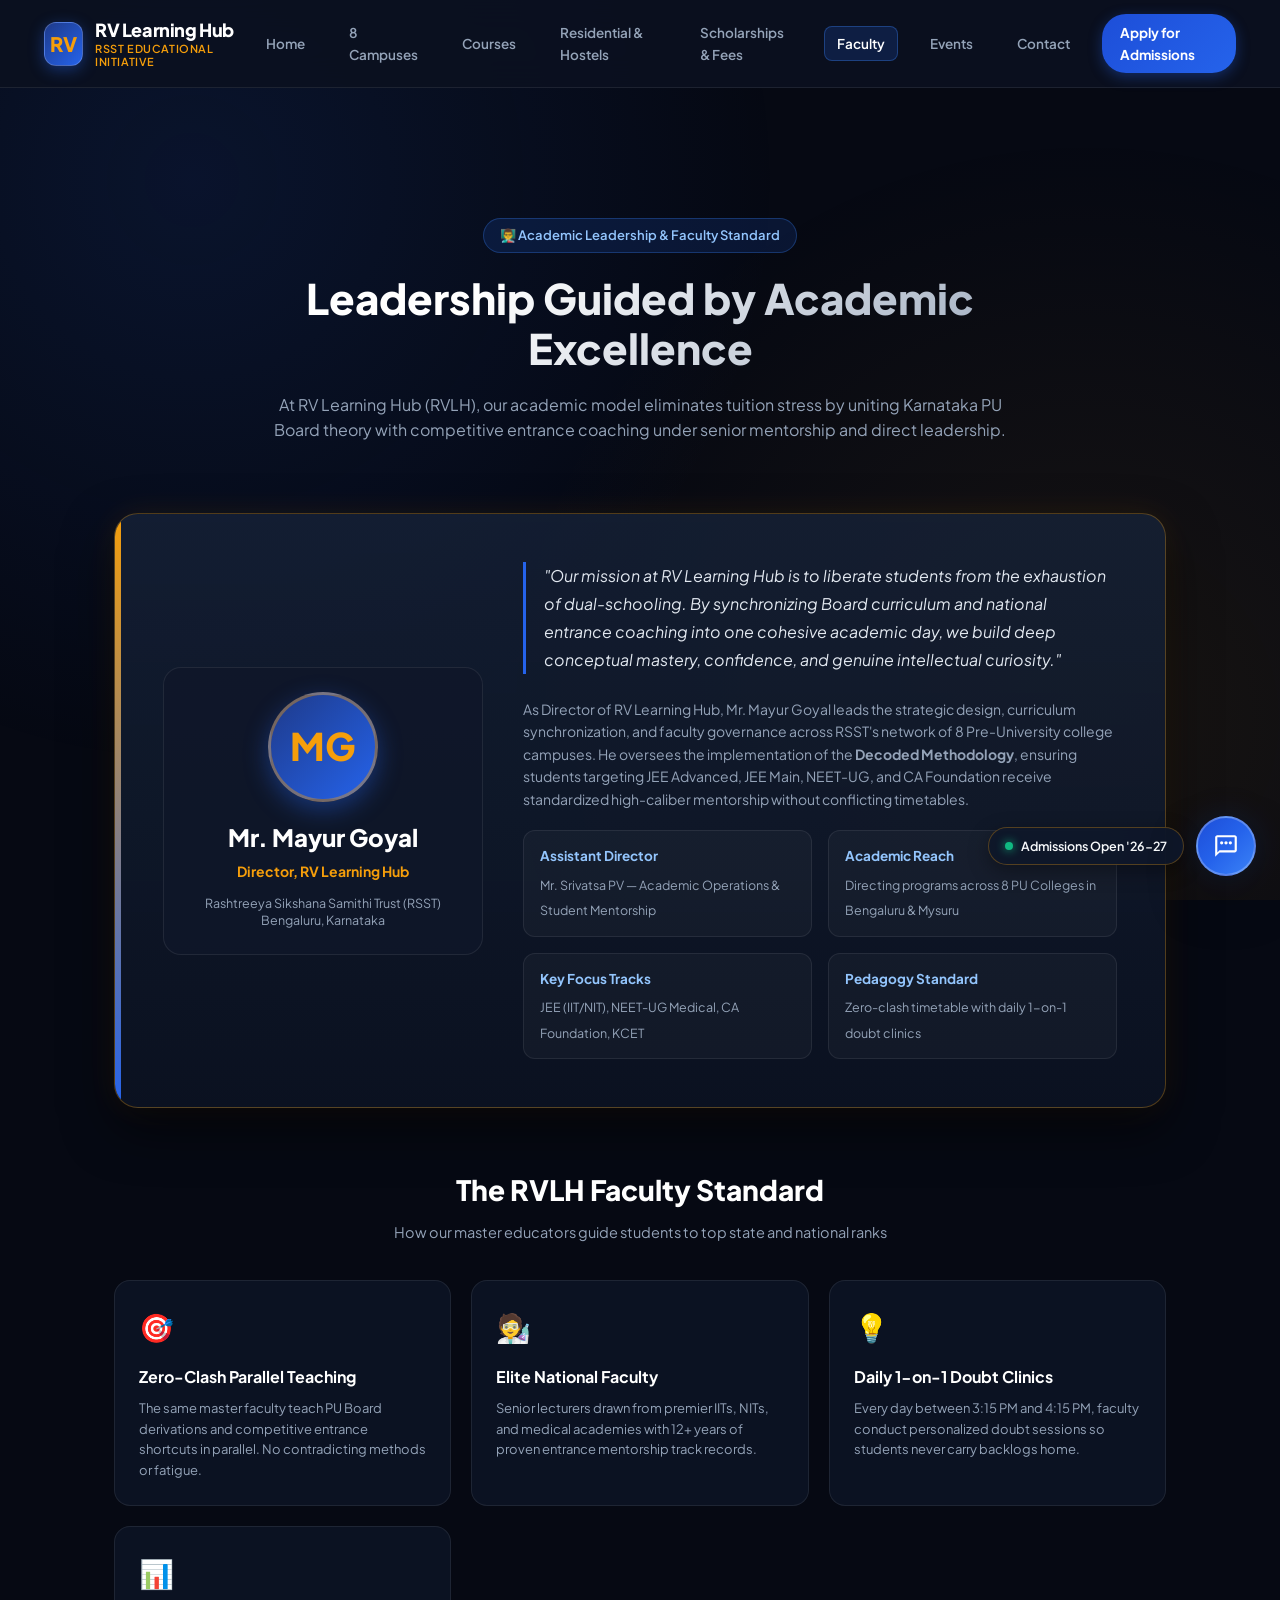
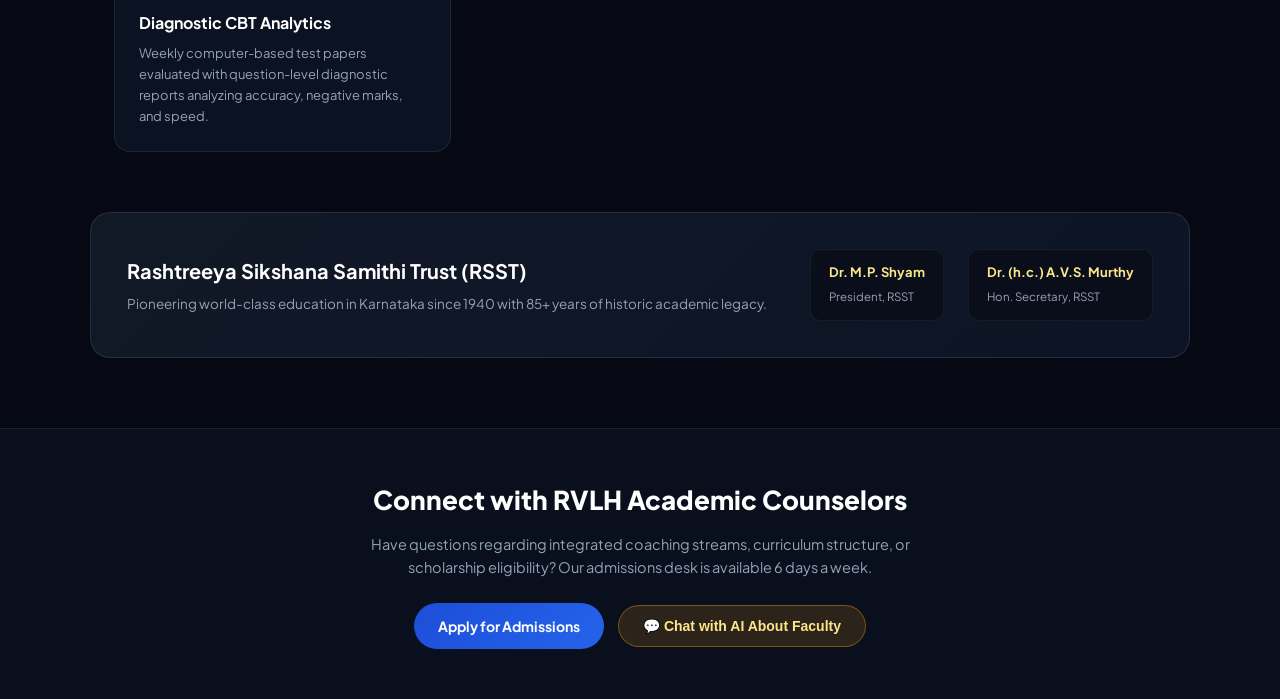
<file: faculty.html>
<!DOCTYPE html>
<html lang="en">
<head>
  <meta charset="UTF-8">
  <meta name="viewport" content="width=device-width, initial-scale=1.0">
  <title>Faculty & Academic Leadership | RV Learning Hub (RSST)</title>
  <meta name="description" content="Meet Director Mr. Mayur Goyal and the academic leadership of RV Learning Hub. Explore our zero-clash faculty mentorship standard for JEE, NEET, and Commerce.">
  
  <link rel="preconnect" href="https://fonts.googleapis.com">
  <link rel="preconnect" href="https://fonts.gstatic.com" crossorigin>
  <link href="https://fonts.googleapis.com/css2?family=Plus+Jakarta+Sans:wght@300;400;500;600;700;800&display=swap" rel="stylesheet">
  
  <link rel="stylesheet" href="website-nav.css">
  <link rel="stylesheet" href="rvlh-chatbot.css?v=2.5">

  <style>
    * { margin: 0; padding: 0; box-sizing: border-box; }
    body {
      font-family: 'Plus Jakarta Sans', system-ui, -apple-system, sans-serif;
      background-color: #060913;
      color: #f8fafc;
      overflow-x: hidden;
      line-height: 1.6;
    }

    .ambient-bg {
      position: fixed;
      top: 0;
      left: 0;
      width: 100vw;
      height: 100vh;
      background: radial-gradient(circle at 15% 20%, rgba(37, 99, 235, 0.12) 0%, transparent 45%),
                  radial-gradient(circle at 85% 80%, rgba(245, 158, 11, 0.08) 0%, transparent 45%);
      pointer-events: none;
      z-index: -1;
    }

    /* Page Hero */
    .page-hero {
      padding: 130px 24px 40px 24px;
      text-align: center;
      max-width: 900px;
      margin: 0 auto;
    }
    .page-hero-pill {
      display: inline-flex;
      align-items: center;
      gap: 8px;
      padding: 6px 16px;
      border-radius: 30px;
      background: rgba(37, 99, 235, 0.15);
      border: 1px solid rgba(59, 130, 246, 0.3);
      color: #93c5fd;
      font-size: 13px;
      font-weight: 600;
      margin-bottom: 20px;
    }
    .page-hero h1 {
      font-size: 42px;
      font-weight: 800;
      line-height: 1.2;
      margin-bottom: 18px;
      background: linear-gradient(135deg, #ffffff 30%, #94a3b8 100%);
      -webkit-background-clip: text;
      -webkit-text-fill-color: transparent;
    }
    .page-hero p {
      font-size: 16px;
      color: #94a3b8;
      max-width: 760px;
      margin: 0 auto 30px auto;
    }

    /* Director Spotlight Card */
    .director-section {
      max-width: 1100px;
      margin: 0 auto 60px auto;
      padding: 0 24px;
    }
    .director-card {
      background: linear-gradient(180deg, rgba(22, 34, 56, 0.8) 0%, rgba(11, 18, 33, 0.95) 100%);
      border: 1px solid rgba(245, 158, 11, 0.3);
      border-radius: 24px;
      padding: 48px;
      display: grid;
      grid-template-columns: 320px 1fr;
      gap: 40px;
      align-items: center;
      box-shadow: 0 20px 50px rgba(0, 0, 0, 0.6), 0 0 30px rgba(245, 158, 11, 0.1);
      position: relative;
      overflow: hidden;
    }
    .director-card::before {
      content: '';
      position: absolute;
      top: 0;
      left: 0;
      width: 6px;
      height: 100%;
      background: linear-gradient(180deg, #f59e0b, #2563eb);
    }
    .director-badge-box {
      text-align: center;
      padding: 24px;
      background: rgba(15, 23, 42, 0.8);
      border-radius: 18px;
      border: 1px solid rgba(255, 255, 255, 0.08);
    }
    .director-avatar {
      width: 110px;
      height: 110px;
      border-radius: 50%;
      background: linear-gradient(135deg, #1e3a8a, #2563eb);
      color: #f59e0b;
      display: flex;
      align-items: center;
      justify-content: center;
      font-size: 38px;
      font-weight: 800;
      margin: 0 auto 16px auto;
      border: 3px solid rgba(245, 158, 11, 0.4);
      box-shadow: 0 8px 24px rgba(37, 99, 235, 0.4);
    }
    .director-name {
      font-size: 24px;
      font-weight: 800;
      color: #ffffff;
      margin-bottom: 4px;
    }
    .director-title {
      font-size: 14px;
      font-weight: 700;
      color: #f59e0b;
      margin-bottom: 12px;
    }
    .director-org {
      font-size: 12.5px;
      color: #94a3b8;
      line-height: 1.4;
    }
    .director-quote {
      font-size: 16px;
      line-height: 1.75;
      color: #e2e8f0;
      margin-bottom: 24px;
      font-style: italic;
      border-left: 3px solid #2563eb;
      padding-left: 18px;
    }
    .director-points {
      display: grid;
      grid-template-columns: 1fr 1fr;
      gap: 16px;
      margin-top: 20px;
    }
    .director-point {
      background: rgba(255, 255, 255, 0.03);
      border: 1px solid rgba(255, 255, 255, 0.08);
      border-radius: 12px;
      padding: 14px 16px;
    }
    .director-point strong {
      display: block;
      color: #93c5fd;
      font-size: 13.5px;
      margin-bottom: 4px;
    }
    .director-point span {
      font-size: 12.5px;
      color: #94a3b8;
      line-height: 1.4;
    }

    /* Trust & Mentorship Standards */
    .leadership-grid-section {
      max-width: 1100px;
      margin: 0 auto 60px auto;
      padding: 0 24px;
    }
    .section-title {
      text-align: center;
      margin-bottom: 36px;
    }
    .section-title h2 {
      font-size: 28px;
      font-weight: 800;
      color: #fff;
      margin-bottom: 8px;
    }
    .section-title p {
      color: #94a3b8;
      font-size: 14.5px;
    }
    .pillars-container {
      display: grid;
      grid-template-columns: repeat(auto-fit, minmax(250px, 1fr));
      gap: 20px;
    }
    .pillar-card {
      background: rgba(15, 23, 42, 0.7);
      border: 1px solid rgba(255, 255, 255, 0.08);
      border-radius: 16px;
      padding: 24px;
      transition: all 0.25s ease;
    }
    .pillar-card:hover {
      border-color: rgba(59, 130, 246, 0.4);
      transform: translateY(-2px);
      box-shadow: 0 10px 30px rgba(0, 0, 0, 0.4);
    }
    .pillar-icon {
      font-size: 28px;
      margin-bottom: 14px;
      display: inline-block;
    }
    .pillar-card h3 {
      font-size: 16px;
      font-weight: 700;
      color: #fff;
      margin-bottom: 8px;
    }
    .pillar-card p {
      font-size: 13px;
      color: #94a3b8;
      line-height: 1.6;
    }

    /* RSST Trust Box */
    .trust-box {
      background: linear-gradient(135deg, rgba(30, 41, 59, 0.5) 0%, rgba(15, 23, 42, 0.8) 100%);
      border: 1px solid rgba(255, 255, 255, 0.1);
      border-radius: 20px;
      padding: 36px;
      max-width: 1100px;
      margin: 0 auto 70px auto;
      display: flex;
      align-items: center;
      justify-content: space-between;
      gap: 30px;
    }
    .trust-info h3 {
      font-size: 20px;
      font-weight: 700;
      color: #fff;
      margin-bottom: 6px;
    }
    .trust-info p {
      font-size: 13.5px;
      color: #94a3b8;
    }
    .trust-leaders {
      display: flex;
      gap: 24px;
    }
    .trust-leader-item {
      background: rgba(0, 0, 0, 0.3);
      padding: 12px 18px;
      border-radius: 10px;
      border: 1px solid rgba(255, 255, 255, 0.06);
    }
    .trust-leader-item strong {
      display: block;
      color: #fde68a;
      font-size: 13px;
    }
    .trust-leader-item span {
      font-size: 11.5px;
      color: #94a3b8;
    }

    /* Actions */
    .faculty-cta {
      text-align: center;
      padding: 50px 24px;
      background: rgba(11, 18, 33, 0.8);
      border-top: 1px solid rgba(255, 255, 255, 0.08);
    }
    .faculty-cta h2 {
      font-size: 26px;
      font-weight: 800;
      color: #fff;
      margin-bottom: 12px;
    }
    .faculty-cta p {
      color: #94a3b8;
      font-size: 14.5px;
      max-width: 600px;
      margin: 0 auto 24px auto;
    }
    .btn-group {
      display: flex;
      align-items: center;
      justify-content: center;
      gap: 14px;
      flex-wrap: wrap;
    }
    .btn-primary-action {
      background: linear-gradient(135deg, #1d4ed8, #2563eb);
      color: #fff;
      padding: 12px 24px;
      border-radius: 30px;
      text-decoration: none;
      font-size: 14px;
      font-weight: 700;
      display: inline-flex;
      align-items: center;
      gap: 8px;
      transition: all 0.2s;
    }
    .btn-primary-action:hover {
      transform: translateY(-2px);
      box-shadow: 0 8px 24px rgba(37, 99, 235, 0.4);
    }
    .btn-chat-action {
      background: rgba(245, 158, 11, 0.15);
      border: 1px solid rgba(245, 158, 11, 0.4);
      color: #fde68a;
      padding: 12px 24px;
      border-radius: 30px;
      cursor: pointer;
      font-size: 14px;
      font-weight: 700;
      display: inline-flex;
      align-items: center;
      gap: 8px;
      transition: all 0.2s;
    }
    .btn-chat-action:hover {
      background: rgba(245, 158, 11, 0.3);
      color: #fff;
      transform: translateY(-2px);
    }

    @media (max-width: 860px) {
      .director-card {
        grid-template-columns: 1fr;
        padding: 28px;
      }
      .trust-box {
        flex-direction: column;
        align-items: flex-start;
      }
      .director-points {
        grid-template-columns: 1fr;
      }
    }
  </style>
</head>
<body>

  <div class="ambient-bg"></div>

  <!-- Shared Header -->
  <header class="site-header">
    <div class="site-nav-container">
      <a href="index.html" class="site-logo-group">
        <div class="site-logo-badge">RV</div>
        <div class="site-logo-text">
          <div class="site-logo-title">RV Learning Hub</div>
          <p>RSST Educational Initiative</p>
        </div>
      </a>
      <nav class="site-nav-links">
        <a href="index.html" class="site-nav-link">Home</a>
        <a href="campuses.html" class="site-nav-link">8 Campuses</a>
        <a href="courses.html" class="site-nav-link">Courses</a>
        <a href="hostels.html" class="site-nav-link">Residential & Hostels</a>
        <a href="admissions.html" class="site-nav-link">Scholarships & Fees</a>
        <a href="faculty.html" class="site-nav-link active">Faculty</a>
        <a href="events.html" class="site-nav-link">Events</a>
        <a href="contact.html" class="site-nav-link">Contact</a>
        <a href="admissions.html#apply" class="site-nav-cta">Apply for Admissions</a>
      </nav>
      <button class="site-mobile-toggle" id="site-mobile-toggle" aria-label="Toggle Navigation">
        <svg width="22" height="22" viewBox="0 0 24 24" fill="none" stroke="currentColor" stroke-width="2.5"><line x1="3" y1="12" x2="21" y2="12"></line><line x1="3" y1="6" x2="21" y2="6"></line><line x1="3" y1="18" x2="21" y2="18"></line></svg>
      </button>
    </div>
  </header>

  <!-- Mobile Drawer -->
  <div class="site-mobile-drawer" id="site-mobile-drawer">
    <a href="index.html" class="site-nav-link">Home</a>
    <a href="campuses.html" class="site-nav-link">8 Campuses</a>
    <a href="courses.html" class="site-nav-link">Courses (JEE / NEET / Commerce)</a>
    <a href="hostels.html" class="site-nav-link">Residential & Hostels (Harohalli)</a>
    <a href="admissions.html" class="site-nav-link">Scholarships & Fees (RV-TSA)</a>
    <a href="faculty.html" class="site-nav-link active">Faculty & Leadership</a>
    <a href="events.html" class="site-nav-link">Events & Calendar</a>
    <a href="contact.html" class="site-nav-link">Admissions Contact & Counseling</a>
    <a href="admissions.html#apply" class="site-nav-cta">Apply for Admissions</a>
  </div>

  <!-- Page Hero -->
  <section class="page-hero">
    <div class="page-hero-pill">
      <span>👨‍🏫 Academic Leadership & Faculty Standard</span>
    </div>
    <h1>Leadership Guided by Academic Excellence</h1>
    <p>
      At RV Learning Hub (RVLH), our academic model eliminates tuition stress by uniting Karnataka PU Board theory with competitive entrance coaching under senior mentorship and direct leadership.
    </p>
  </section>

  <!-- Director Profile Section -->
  <section class="director-section">
    <div class="director-card">
      <div class="director-badge-box">
        <div class="director-avatar">MG</div>
        <div class="director-name">Mr. Mayur Goyal</div>
        <div class="director-title">Director, RV Learning Hub</div>
        <div class="director-org">Rashtreeya Sikshana Samithi Trust (RSST)<br>Bengaluru, Karnataka</div>
      </div>

      <div class="director-content">
        <div class="director-quote">
          "Our mission at RV Learning Hub is to liberate students from the exhaustion of dual-schooling. By synchronizing Board curriculum and national entrance coaching into one cohesive academic day, we build deep conceptual mastery, confidence, and genuine intellectual curiosity."
        </div>

        <p style="color: #94a3b8; font-size: 14px; margin-bottom: 16px;">
          As Director of RV Learning Hub, Mr. Mayur Goyal leads the strategic design, curriculum synchronization, and faculty governance across RSST's network of 8 Pre-University college campuses. He oversees the implementation of the <strong>Decoded Methodology</strong>, ensuring students targeting JEE Advanced, JEE Main, NEET-UG, and CA Foundation receive standardized high-caliber mentorship without conflicting timetables.
        </p>

        <div class="director-points">
          <div class="director-point">
            <strong>Assistant Director</strong>
            <span>Mr. Srivatsa PV — Academic Operations & Student Mentorship</span>
          </div>
          <div class="director-point">
            <strong>Academic Reach</strong>
            <span>Directing programs across 8 PU Colleges in Bengaluru & Mysuru</span>
          </div>
          <div class="director-point">
            <strong>Key Focus Tracks</strong>
            <span>JEE (IIT/NIT), NEET-UG Medical, CA Foundation, KCET</span>
          </div>
          <div class="director-point">
            <strong>Pedagogy Standard</strong>
            <span>Zero-clash timetable with daily 1-on-1 doubt clinics</span>
          </div>
        </div>
      </div>
    </div>
  </section>

  <!-- Mentorship Model & Pillars -->
  <section class="leadership-grid-section">
    <div class="section-title">
      <h2>The RVLH Faculty Standard</h2>
      <p>How our master educators guide students to top state and national ranks</p>
    </div>

    <div class="pillars-container">
      <div class="pillar-card">
        <div class="pillar-icon">🎯</div>
        <h3>Zero-Clash Parallel Teaching</h3>
        <p>The same master faculty teach PU Board derivations and competitive entrance shortcuts in parallel. No contradicting methods or fatigue.</p>
      </div>

      <div class="pillar-card">
        <div class="pillar-icon">🧑‍🔬</div>
        <h3>Elite National Faculty</h3>
        <p>Senior lecturers drawn from premier IITs, NITs, and medical academies with 12+ years of proven entrance mentorship track records.</p>
      </div>

      <div class="pillar-card">
        <div class="pillar-icon">💡</div>
        <h3>Daily 1-on-1 Doubt Clinics</h3>
        <p>Every day between 3:15 PM and 4:15 PM, faculty conduct personalized doubt sessions so students never carry backlogs home.</p>
      </div>

      <div class="pillar-card">
        <div class="pillar-icon">📊</div>
        <h3>Diagnostic CBT Analytics</h3>
        <p>Weekly computer-based test papers evaluated with question-level diagnostic reports analyzing accuracy, negative marks, and speed.</p>
      </div>
    </div>
  </section>

  <!-- RSST Governing Trust Box -->
  <div class="trust-box">
    <div class="trust-info">
      <h3>Rashtreeya Sikshana Samithi Trust (RSST)</h3>
      <p>Pioneering world-class education in Karnataka since 1940 with 85+ years of historic academic legacy.</p>
    </div>
    <div class="trust-leaders">
      <div class="trust-leader-item">
        <strong>Dr. M.P. Shyam</strong>
        <span>President, RSST</span>
      </div>
      <div class="trust-leader-item">
        <strong>Dr. (h.c.) A.V.S. Murthy</strong>
        <span>Hon. Secretary, RSST</span>
      </div>
    </div>
  </div>

  <!-- Interactive Call to Action -->
  <section class="faculty-cta">
    <h2>Connect with RVLH Academic Counselors</h2>
    <p>
      Have questions regarding integrated coaching streams, curriculum structure, or scholarship eligibility? Our admissions desk is available 6 days a week.
    </p>
    <div class="btn-group">
      <a href="admissions.html" class="btn-primary-action">Apply for Admissions</a>
      <button class="btn-chat-action" onclick="openChatWithFaculty()">💬 Chat with AI About Faculty</button>
    </div>
  </section>

  <!-- Shared Navigation Helpers -->
  <script src="website-nav.js"></script>
  <script>
    function openChatWithFaculty() {
      const fabBtn = document.getElementById('rvlh-fab-toggle');
      const chatWindow = document.getElementById('rvlh-chat-window');
      if (fabBtn && chatWindow) {
        if (!chatWindow.classList.contains('open')) fabBtn.click();
        setTimeout(() => {
          if (window.RVLHWidgetInstance && window.RVLHWidgetInstance.engine) {
            const payload = window.RVLHWidgetInstance.engine.handleFacultyInquiry();
            window.RVLHWidgetInstance.appendBotPayload(payload);
          }
        }, 300);
      }
    }
  </script>

  <!-- RVLH Chatbot Widget Scripts -->
  <script src="rvlh-knowledge-base.js?v=2.5"></script>
  <script src="telemetry.js?v=2.5"></script>
  <script src="rvlh-engine.js?v=2.5"></script>
  <script src="rvlh-chatbot.js?v=2.5"></script>

</body>
</html>
</file>
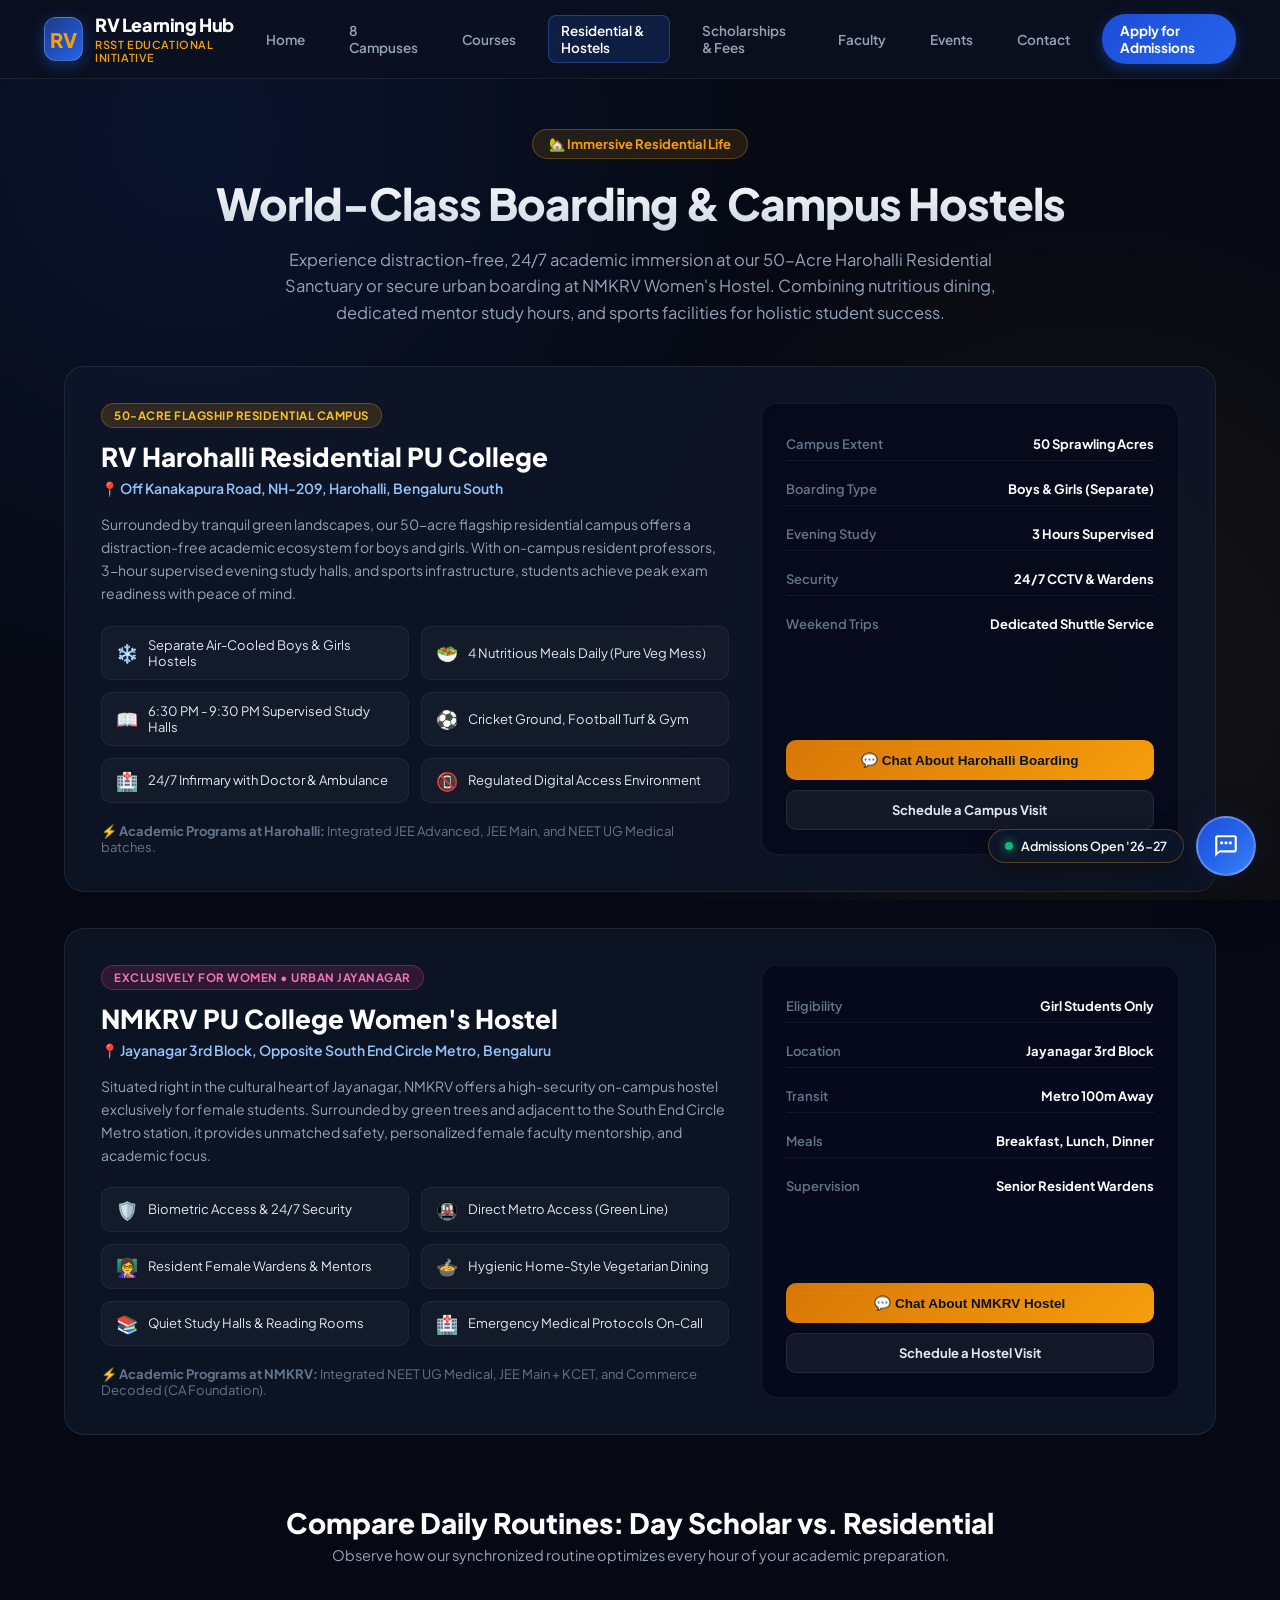
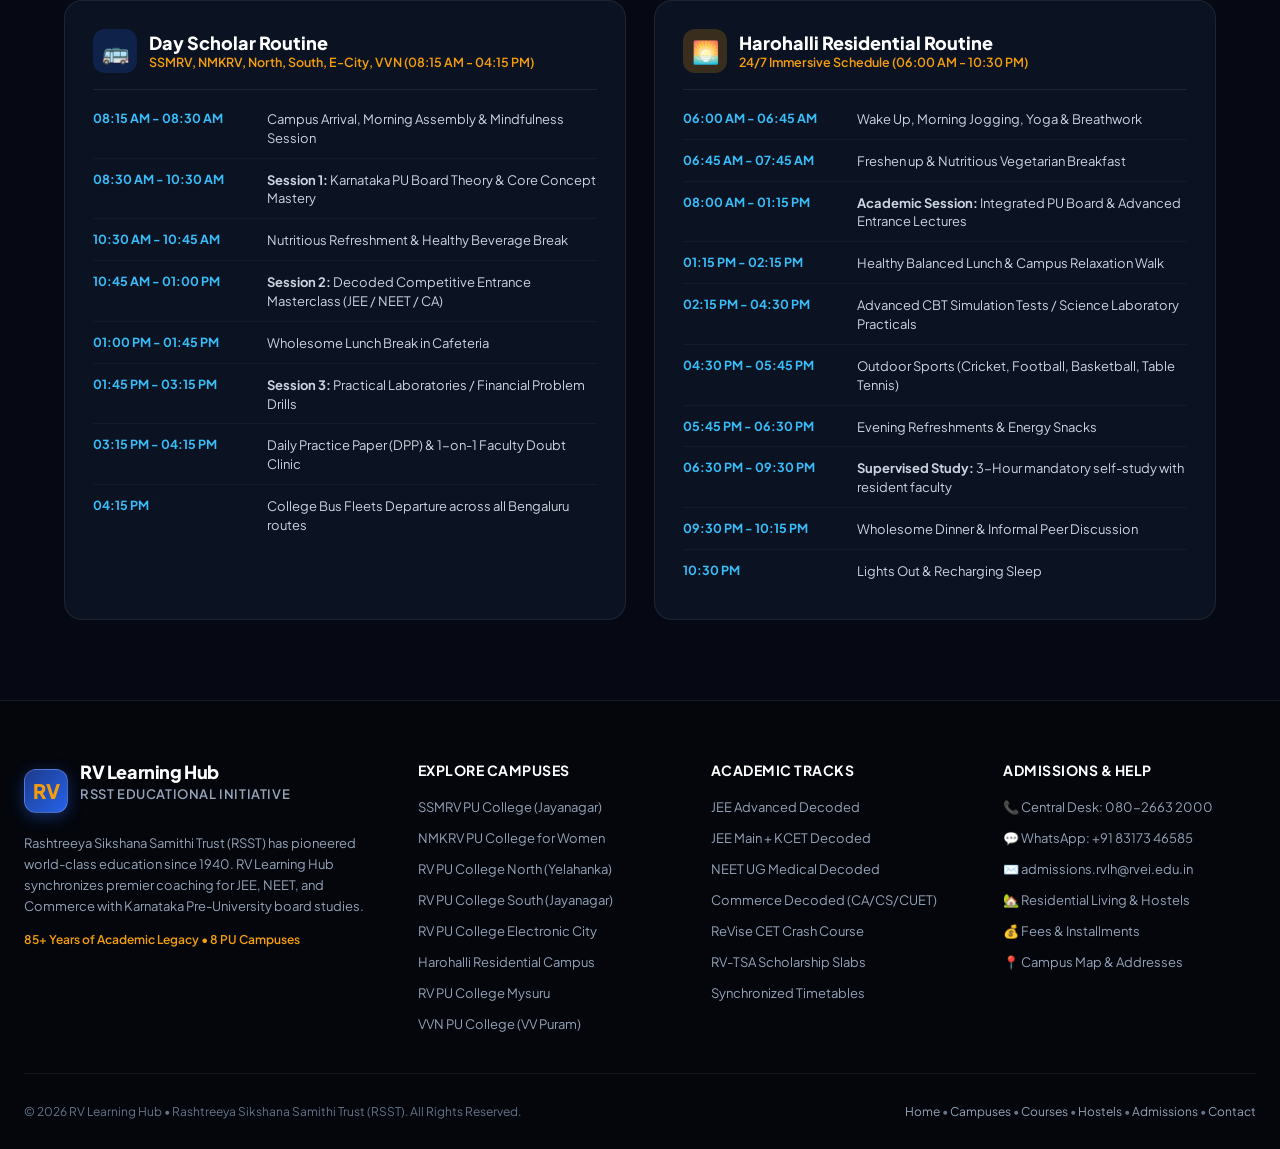
<file: hostels.html>
<!DOCTYPE html>
<html lang="en">
<head>
  <meta charset="UTF-8">
  <meta name="viewport" content="width=device-width, initial-scale=1.0">
  <title>Residential Campus & Hostels | RV Learning Hub (RSST)</title>
  <meta name="description" content="Explore RV Learning Hub 50-acre Harohalli Residential Campus and NMKRV Women's Hostel. Air-cooled boarding, 4 nutritious meals, 24/7 faculty mentorship, and sports facilities.">
  <link rel="preconnect" href="https://fonts.googleapis.com">
  <link rel="preconnect" href="https://fonts.gstatic.com" crossorigin>
  <link href="https://fonts.googleapis.com/css2?family=Plus+Jakarta+Sans:wght@300;400;500;600;700;800&display=swap" rel="stylesheet">
  
  <link rel="stylesheet" href="website-nav.css">
  <link rel="stylesheet" href="rvlh-chatbot.css?v=2.5">

  <style>
    * { margin: 0; padding: 0; box-sizing: border-box; }
    body {
      font-family: 'Plus Jakarta Sans', sans-serif;
      background: var(--site-bg);
      color: var(--site-text);
      min-height: 100vh;
      overflow-x: hidden;
    }

    .page-hero {
      max-width: 1200px;
      margin: 50px auto 30px auto;
      padding: 0 24px;
      text-align: center;
    }
    .page-hero-pill {
      display: inline-flex;
      align-items: center;
      gap: 8px;
      background: rgba(245, 158, 11, 0.12);
      border: 1px solid rgba(245, 158, 11, 0.3);
      color: var(--site-accent);
      padding: 6px 16px;
      border-radius: 20px;
      font-size: 13px;
      font-weight: 700;
      margin-bottom: 16px;
    }
    .page-hero h1 {
      font-size: 44px;
      font-weight: 800;
      letter-spacing: -1px;
      margin-bottom: 16px;
      background: linear-gradient(180deg, #ffffff 0%, #cbd5e1 100%);
      -webkit-background-clip: text;
      -webkit-text-fill-color: transparent;
    }
    .page-hero p {
      max-width: 780px;
      margin: 0 auto;
      font-size: 16.5px;
      color: var(--site-text-muted);
      line-height: 1.6;
    }

    /* Spotlight Cards Grid */
    .spotlight-section {
      max-width: 1200px;
      margin: 40px auto 70px auto;
      padding: 0 24px;
      display: flex;
      flex-direction: column;
      gap: 36px;
    }

    .spotlight-card {
      background: rgba(15, 23, 42, 0.75);
      border: 1px solid var(--site-border);
      border-radius: 20px;
      padding: 36px;
      transition: all 0.3s ease;
      display: grid;
      grid-template-columns: 1.5fr 1fr;
      gap: 32px;
    }
    .spotlight-card:hover {
      border-color: rgba(245, 158, 11, 0.4);
      box-shadow: 0 16px 36px rgba(0, 0, 0, 0.5), 0 0 24px rgba(245, 158, 11, 0.12);
    }

    .spotlight-badge {
      display: inline-flex;
      align-items: center;
      gap: 6px;
      padding: 4px 12px;
      border-radius: 20px;
      font-size: 11.5px;
      font-weight: 700;
      margin-bottom: 12px;
      text-transform: uppercase;
      letter-spacing: 0.5px;
      background: rgba(245, 158, 11, 0.15);
      color: #fbbf24;
      border: 1px solid rgba(245, 158, 11, 0.3);
    }

    .spotlight-title {
      font-size: 26px;
      font-weight: 800;
      color: #fff;
      margin-bottom: 6px;
    }
    .spotlight-loc {
      font-size: 14px;
      color: #93c5fd;
      font-weight: 600;
      margin-bottom: 16px;
    }
    .spotlight-desc {
      font-size: 14px;
      color: var(--site-text-muted);
      line-height: 1.65;
      margin-bottom: 20px;
    }

    .amenities-grid {
      display: grid;
      grid-template-columns: repeat(2, 1fr);
      gap: 12px;
      margin-bottom: 20px;
    }
    .amenity-item {
      display: flex;
      align-items: center;
      gap: 10px;
      font-size: 13px;
      color: #e2e8f0;
      background: rgba(255, 255, 255, 0.03);
      padding: 10px 14px;
      border-radius: 10px;
      border: 1px solid rgba(255, 255, 255, 0.05);
    }
    .amenity-icon { font-size: 18px; }

    /* Right Sidebar in Spotlight */
    .spotlight-sidebar {
      background: rgba(2, 6, 23, 0.6);
      border: 1px solid rgba(255, 255, 255, 0.06);
      border-radius: 16px;
      padding: 24px;
      display: flex;
      flex-direction: column;
      justify-content: space-between;
    }
    .quick-stat-box {
      display: flex;
      flex-direction: column;
      gap: 12px;
    }
    .stat-row {
      display: flex;
      justify-content: space-between;
      align-items: center;
      padding: 8px 0;
      border-bottom: 1px solid rgba(255, 255, 255, 0.05);
      font-size: 13px;
    }
    .stat-row:last-of-type { border-bottom: none; }
    .stat-lbl { color: var(--site-text-dim); font-weight: 600; }
    .stat-val { color: #fff; font-weight: 700; text-align: right; }

    .action-stack {
      display: flex;
      flex-direction: column;
      gap: 10px;
      margin-top: 20px;
    }
    .btn-hostel-chat {
      background: linear-gradient(135deg, #d97706, #f59e0b);
      color: #0b1120;
      padding: 12px;
      border-radius: 10px;
      font-size: 13.5px;
      font-weight: 800;
      border: none;
      cursor: pointer;
      display: flex;
      align-items: center;
      justify-content: center;
      gap: 8px;
      transition: all 0.2s;
    }
    .btn-hostel-chat:hover {
      background: linear-gradient(135deg, #f59e0b, #fbbf24);
      box-shadow: 0 4px 16px rgba(245, 158, 11, 0.4);
    }
    .btn-hostel-visit {
      background: rgba(255, 255, 255, 0.06);
      border: 1px solid var(--site-border);
      color: #e2e8f0;
      padding: 11px;
      border-radius: 10px;
      font-size: 13px;
      font-weight: 700;
      text-decoration: none;
      text-align: center;
      transition: all 0.2s;
    }
    .btn-hostel-visit:hover {
      background: rgba(255, 255, 255, 0.12);
      color: #fff;
    }

    /* Timetable Comparison Section */
    .timetable-section {
      max-width: 1200px;
      margin: 50px auto 80px auto;
      padding: 0 24px;
    }
    .timetable-header {
      text-align: center;
      margin-bottom: 36px;
    }
    .timetable-header h3 {
      font-size: 28px;
      font-weight: 800;
      color: #fff;
    }
    .timetable-header p {
      color: var(--site-text-muted);
      font-size: 14.5px;
      margin-top: 6px;
    }

    .timetables-grid {
      display: grid;
      grid-template-columns: 1fr 1fr;
      gap: 28px;
    }
    .schedule-card {
      background: rgba(15, 23, 42, 0.65);
      border: 1px solid var(--site-border);
      border-radius: 18px;
      padding: 28px;
    }
    .schedule-card-header {
      display: flex;
      align-items: center;
      gap: 12px;
      margin-bottom: 20px;
      padding-bottom: 16px;
      border-bottom: 1px solid rgba(255, 255, 255, 0.08);
    }
    .schedule-badge-icon {
      width: 44px;
      height: 44px;
      border-radius: 12px;
      display: flex;
      align-items: center;
      justify-content: center;
      font-size: 22px;
    }
    .schedule-title {
      font-size: 18px;
      font-weight: 800;
      color: #fff;
    }
    .schedule-hours {
      font-size: 12.5px;
      color: var(--site-accent);
      font-weight: 600;
    }

    .routine-list {
      list-style: none;
      display: flex;
      flex-direction: column;
      gap: 12px;
    }
    .routine-row {
      display: grid;
      grid-template-columns: 160px 1fr;
      gap: 14px;
      font-size: 13px;
      padding-bottom: 10px;
      border-bottom: 1px solid rgba(255, 255, 255, 0.04);
    }
    .routine-row:last-of-type { border-bottom: none; }
    .routine-time {
      color: #38bdf8;
      font-weight: 700;
      font-size: 12.5px;
    }
    .routine-act {
      color: #cbd5e1;
      line-height: 1.45;
    }

    @media (max-width: 960px) {
      .spotlight-card { grid-template-columns: 1fr; }
      .timetables-grid { grid-template-columns: 1fr; }
      .amenities-grid { grid-template-columns: 1fr; }
    }
    @media (max-width: 640px) {
      .page-hero h1 { font-size: 32px; }
      .routine-row { grid-template-columns: 1fr; gap: 4px; }
    }
  </style>
</head>
<body>

  <div class="ambient-bg"></div>

  <!-- Shared Header -->
  <header class="site-header">
    <div class="site-nav-container">
      <a href="index.html" class="site-logo-group">
        <div class="site-logo-badge">RV</div>
        <div class="site-logo-text">
          <div class="site-logo-title">RV Learning Hub</div>
          <p>RSST Educational Initiative</p>
        </div>
      </a>
      <nav class="site-nav-links">
        <a href="index.html" class="site-nav-link">Home</a>
        <a href="campuses.html" class="site-nav-link">8 Campuses</a>
        <a href="courses.html" class="site-nav-link">Courses</a>
        <a href="hostels.html" class="site-nav-link active">Residential & Hostels</a>
        <a href="admissions.html" class="site-nav-link">Scholarships & Fees</a>
        <a href="faculty.html" class="site-nav-link">Faculty</a>
        <a href="events.html" class="site-nav-link">Events</a>
        <a href="contact.html" class="site-nav-link">Contact</a>
        <a href="admissions.html#apply" class="site-nav-cta">Apply for Admissions</a>
      </nav>
      <button class="site-mobile-toggle" id="site-mobile-toggle" aria-label="Toggle Navigation">
        <svg width="22" height="22" viewBox="0 0 24 24" fill="none" stroke="currentColor" stroke-width="2.5"><line x1="3" y1="12" x2="21" y2="12"></line><line x1="3" y1="6" x2="21" y2="6"></line><line x1="3" y1="18" x2="21" y2="18"></line></svg>
      </button>
    </div>
  </header>

  <!-- Mobile Drawer -->
  <div class="site-mobile-drawer" id="site-mobile-drawer">
    <a href="index.html" class="site-nav-link">Home</a>
    <a href="campuses.html" class="site-nav-link">8 Campuses Directory</a>
    <a href="courses.html" class="site-nav-link">Courses (JEE / NEET / Commerce)</a>
    <a href="hostels.html" class="site-nav-link active">Residential & Hostels (Harohalli)</a>
    <a href="admissions.html" class="site-nav-link">Scholarships & Fees (RV-TSA)</a>
    <a href="faculty.html" class="site-nav-link">Faculty & Leadership</a>
    <a href="events.html" class="site-nav-link">Events & Calendar</a>
    <a href="contact.html" class="site-nav-link">Admissions Contact & Counseling</a>
    <a href="admissions.html#apply" class="site-nav-cta">Apply for Admissions</a>
  </div>

  <!-- Page Hero -->
  <section class="page-hero">
    <div class="page-hero-pill">
      <span>🏡 Immersive Residential Life</span>
    </div>
    <h1>World-Class Boarding & Campus Hostels</h1>
    <p>
      Experience distraction-free, 24/7 academic immersion at our 50-Acre Harohalli Residential Sanctuary or secure urban boarding at NMKRV Women's Hostel. 
      Combining nutritious dining, dedicated mentor study hours, and sports facilities for holistic student success.
    </p>
  </section>

  <!-- Spotlight Cards -->
  <section class="spotlight-section">

    <!-- 1. Harohalli Residential Campus -->
    <div class="spotlight-card" id="harohalli">
      <div>
        <span class="spotlight-badge">50-Acre Flagship Residential Campus</span>
        <h2 class="spotlight-title">RV Harohalli Residential PU College</h2>
        <div class="spotlight-loc">📍 Off Kanakapura Road, NH-209, Harohalli, Bengaluru South</div>
        <p class="spotlight-desc">
          Surrounded by tranquil green landscapes, our 50-acre flagship residential campus offers a distraction-free academic ecosystem for boys and girls. 
          With on-campus resident professors, 3-hour supervised evening study halls, and sports infrastructure, students achieve peak exam readiness with peace of mind.
        </p>

        <div class="amenities-grid">
          <div class="amenity-item">
            <span class="amenity-icon">❄️</span>
            <span>Separate Air-Cooled Boys & Girls Hostels</span>
          </div>
          <div class="amenity-item">
            <span class="amenity-icon">🥗</span>
            <span>4 Nutritious Meals Daily (Pure Veg Mess)</span>
          </div>
          <div class="amenity-item">
            <span class="amenity-icon">📖</span>
            <span>6:30 PM - 9:30 PM Supervised Study Halls</span>
          </div>
          <div class="amenity-item">
            <span class="amenity-icon">⚽</span>
            <span>Cricket Ground, Football Turf & Gym</span>
          </div>
          <div class="amenity-item">
            <span class="amenity-icon">🏥</span>
            <span>24/7 Infirmary with Doctor & Ambulance</span>
          </div>
          <div class="amenity-item">
            <span class="amenity-icon">📵</span>
            <span>Regulated Digital Access Environment</span>
          </div>
        </div>

        <div style="font-size: 13px; color: var(--site-text-dim);">
          ⚡ <strong>Academic Programs at Harohalli:</strong> Integrated JEE Advanced, JEE Main, and NEET UG Medical batches.
        </div>
      </div>

      <div class="spotlight-sidebar">
        <div class="quick-stat-box">
          <div class="stat-row">
            <span class="stat-lbl">Campus Extent</span>
            <span class="stat-val">50 Sprawling Acres</span>
          </div>
          <div class="stat-row">
            <span class="stat-lbl">Boarding Type</span>
            <span class="stat-val">Boys & Girls (Separate)</span>
          </div>
          <div class="stat-row">
            <span class="stat-lbl">Evening Study</span>
            <span class="stat-val">3 Hours Supervised</span>
          </div>
          <div class="stat-row">
            <span class="stat-lbl">Security</span>
            <span class="stat-val">24/7 CCTV & Wardens</span>
          </div>
          <div class="stat-row">
            <span class="stat-lbl">Weekend Trips</span>
            <span class="stat-val">Dedicated Shuttle Service</span>
          </div>
        </div>

        <div class="action-stack">
          <button class="btn-hostel-chat" onclick="openChatWithCampus('rv_harohalli')">
            <span>💬 Chat About Harohalli Boarding</span>
          </button>
          <a href="contact.html?campus=harohalli#visit" class="btn-hostel-visit">Schedule a Campus Visit</a>
        </div>
      </div>
    </div>

    <!-- 2. NMKRV Women's Hostel -->
    <div class="spotlight-card" id="nmkrv">
      <div>
        <span class="spotlight-badge" style="background:rgba(236,72,153,0.15); color:#f472b6; border-color:rgba(236,72,153,0.3);">
          Exclusively For Women &bull; Urban Jayanagar
        </span>
        <h2 class="spotlight-title">NMKRV PU College Women's Hostel</h2>
        <div class="spotlight-loc">📍 Jayanagar 3rd Block, Opposite South End Circle Metro, Bengaluru</div>
        <p class="spotlight-desc">
          Situated right in the cultural heart of Jayanagar, NMKRV offers a high-security on-campus hostel exclusively for female students. 
          Surrounded by green trees and adjacent to the South End Circle Metro station, it provides unmatched safety, personalized female faculty mentorship, and academic focus.
        </p>

        <div class="amenities-grid">
          <div class="amenity-item">
            <span class="amenity-icon">🛡️</span>
            <span>Biometric Access & 24/7 Security</span>
          </div>
          <div class="amenity-item">
            <span class="amenity-icon">🚇</span>
            <span>Direct Metro Access (Green Line)</span>
          </div>
          <div class="amenity-item">
            <span class="amenity-icon">👩‍🏫</span>
            <span>Resident Female Wardens & Mentors</span>
          </div>
          <div class="amenity-item">
            <span class="amenity-icon">🍲</span>
            <span>Hygienic Home-Style Vegetarian Dining</span>
          </div>
          <div class="amenity-item">
            <span class="amenity-icon">📚</span>
            <span>Quiet Study Halls & Reading Rooms</span>
          </div>
          <div class="amenity-item">
            <span class="amenity-icon">🏥</span>
            <span>Emergency Medical Protocols On-Call</span>
          </div>
        </div>

        <div style="font-size: 13px; color: var(--site-text-dim);">
          ⚡ <strong>Academic Programs at NMKRV:</strong> Integrated NEET UG Medical, JEE Main + KCET, and Commerce Decoded (CA Foundation).
        </div>
      </div>

      <div class="spotlight-sidebar">
        <div class="quick-stat-box">
          <div class="stat-row">
            <span class="stat-lbl">Eligibility</span>
            <span class="stat-val">Girl Students Only</span>
          </div>
          <div class="stat-row">
            <span class="stat-lbl">Location</span>
            <span class="stat-val">Jayanagar 3rd Block</span>
          </div>
          <div class="stat-row">
            <span class="stat-lbl">Transit</span>
            <span class="stat-val">Metro 100m Away</span>
          </div>
          <div class="stat-row">
            <span class="stat-lbl">Meals</span>
            <span class="stat-val">Breakfast, Lunch, Dinner</span>
          </div>
          <div class="stat-row">
            <span class="stat-lbl">Supervision</span>
            <span class="stat-val">Senior Resident Wardens</span>
          </div>
        </div>

        <div class="action-stack">
          <button class="btn-hostel-chat" onclick="openChatWithCampus('nmkrv')">
            <span>💬 Chat About NMKRV Hostel</span>
          </button>
          <a href="contact.html?campus=nmkrv#visit" class="btn-hostel-visit">Schedule a Hostel Visit</a>
        </div>
      </div>
    </div>

  </section>

  <!-- Daily Schedule Comparison -->
  <section class="timetable-section" id="schedule">
    <div class="timetable-header">
      <h3>Compare Daily Routines: Day Scholar vs. Residential</h3>
      <p>Observe how our synchronized routine optimizes every hour of your academic preparation.</p>
    </div>

    <div class="timetables-grid">
      <!-- Day Scholar Schedule -->
      <div class="schedule-card">
        <div class="schedule-card-header">
          <div class="schedule-badge-icon" style="background:rgba(37,99,235,0.2); color:#60a5fa;">🚌</div>
          <div>
            <div class="schedule-title">Day Scholar Routine</div>
            <div class="schedule-hours">SSMRV, NMKRV, North, South, E-City, VVN (08:15 AM - 04:15 PM)</div>
          </div>
        </div>

        <ul class="routine-list">
          <li class="routine-row">
            <span class="routine-time">08:15 AM - 08:30 AM</span>
            <span class="routine-act">Campus Arrival, Morning Assembly & Mindfulness Session</span>
          </li>
          <li class="routine-row">
            <span class="routine-time">08:30 AM - 10:30 AM</span>
            <span class="routine-act"><strong>Session 1:</strong> Karnataka PU Board Theory & Core Concept Mastery</span>
          </li>
          <li class="routine-row">
            <span class="routine-time">10:30 AM - 10:45 AM</span>
            <span class="routine-act">Nutritious Refreshment & Healthy Beverage Break</span>
          </li>
          <li class="routine-row">
            <span class="routine-time">10:45 AM - 01:00 PM</span>
            <span class="routine-act"><strong>Session 2:</strong> Decoded Competitive Entrance Masterclass (JEE / NEET / CA)</span>
          </li>
          <li class="routine-row">
            <span class="routine-time">01:00 PM - 01:45 PM</span>
            <span class="routine-act">Wholesome Lunch Break in Cafeteria</span>
          </li>
          <li class="routine-row">
            <span class="routine-time">01:45 PM - 03:15 PM</span>
            <span class="routine-act"><strong>Session 3:</strong> Practical Laboratories / Financial Problem Drills</span>
          </li>
          <li class="routine-row">
            <span class="routine-time">03:15 PM - 04:15 PM</span>
            <span class="routine-act">Daily Practice Paper (DPP) & 1-on-1 Faculty Doubt Clinic</span>
          </li>
          <li class="routine-row">
            <span class="routine-time">04:15 PM</span>
            <span class="routine-act">College Bus Fleets Departure across all Bengaluru routes</span>
          </li>
        </ul>
      </div>

      <!-- Residential Schedule -->
      <div class="schedule-card">
        <div class="schedule-card-header">
          <div class="schedule-badge-icon" style="background:rgba(245,158,11,0.2); color:#fbbf24;">🌅</div>
          <div>
            <div class="schedule-title">Harohalli Residential Routine</div>
            <div class="schedule-hours">24/7 Immersive Schedule (06:00 AM - 10:30 PM)</div>
          </div>
        </div>

        <ul class="routine-list">
          <li class="routine-row">
            <span class="routine-time">06:00 AM - 06:45 AM</span>
            <span class="routine-act">Wake Up, Morning Jogging, Yoga & Breathwork</span>
          </li>
          <li class="routine-row">
            <span class="routine-time">06:45 AM - 07:45 AM</span>
            <span class="routine-act">Freshen up & Nutritious Vegetarian Breakfast</span>
          </li>
          <li class="routine-row">
            <span class="routine-time">08:00 AM - 01:15 PM</span>
            <span class="routine-act"><strong>Academic Session:</strong> Integrated PU Board & Advanced Entrance Lectures</span>
          </li>
          <li class="routine-row">
            <span class="routine-time">01:15 PM - 02:15 PM</span>
            <span class="routine-act">Healthy Balanced Lunch & Campus Relaxation Walk</span>
          </li>
          <li class="routine-row">
            <span class="routine-time">02:15 PM - 04:30 PM</span>
            <span class="routine-act">Advanced CBT Simulation Tests / Science Laboratory Practicals</span>
          </li>
          <li class="routine-row">
            <span class="routine-time">04:30 PM - 05:45 PM</span>
            <span class="routine-act">Outdoor Sports (Cricket, Football, Basketball, Table Tennis)</span>
          </li>
          <li class="routine-row">
            <span class="routine-time">05:45 PM - 06:30 PM</span>
            <span class="routine-act">Evening Refreshments & Energy Snacks</span>
          </li>
          <li class="routine-row">
            <span class="routine-time">06:30 PM - 09:30 PM</span>
            <span class="routine-act"><strong>Supervised Study:</strong> 3-Hour mandatory self-study with resident faculty</span>
          </li>
          <li class="routine-row">
            <span class="routine-time">09:30 PM - 10:15 PM</span>
            <span class="routine-act">Wholesome Dinner & Informal Peer Discussion</span>
          </li>
          <li class="routine-row">
            <span class="routine-time">10:30 PM</span>
            <span class="routine-act">Lights Out & Recharging Sleep</span>
          </li>
        </ul>
      </div>
    </div>
  </section>

  <!-- Unified Footer -->
  <footer class="site-footer">
    <div class="site-footer-container">
      <div class="site-footer-brand">
        <div class="site-logo-group" style="margin-bottom: 12px;">
          <div class="site-logo-badge">RV</div>
          <div class="site-logo-text">
            <div class="site-logo-title">RV Learning Hub</div>
            <p>RSST Educational Initiative</p>
          </div>
        </div>
        <p>
          Rashtreeya Sikshana Samithi Trust (RSST) has pioneered world-class education since 1940. 
          RV Learning Hub synchronizes premier coaching for JEE, NEET, and Commerce with Karnataka Pre-University board studies.
        </p>
        <div class="site-footer-trust">85+ Years of Academic Legacy &bull; 8 PU Campuses</div>
      </div>
      <div class="site-footer-col">
        <h5>Explore Campuses</h5>
        <ul>
          <li><a href="campuses.html#ssmrv">SSMRV PU College (Jayanagar)</a></li>
          <li><a href="campuses.html#nmkrv">NMKRV PU College for Women</a></li>
          <li><a href="campuses.html#rv_north">RV PU College North (Yelahanka)</a></li>
          <li><a href="campuses.html#rv_south">RV PU College South (Jayanagar)</a></li>
          <li><a href="campuses.html#rv_ecity">RV PU College Electronic City</a></li>
          <li><a href="campuses.html#rv_harohalli">Harohalli Residential Campus</a></li>
          <li><a href="campuses.html#rv_mysuru">RV PU College Mysuru</a></li>
          <li><a href="campuses.html#vvn">VVN PU College (VV Puram)</a></li>
        </ul>
      </div>
      <div class="site-footer-col">
        <h5>Academic Tracks</h5>
        <ul>
          <li><a href="courses.html#jee_adv">JEE Advanced Decoded</a></li>
          <li><a href="courses.html#jee_main">JEE Main + KCET Decoded</a></li>
          <li><a href="courses.html#neet_ug">NEET UG Medical Decoded</a></li>
          <li><a href="courses.html#commerce">Commerce Decoded (CA/CS/CUET)</a></li>
          <li><a href="courses.html#revise_cet">ReVise CET Crash Course</a></li>
          <li><a href="admissions.html#scholarships">RV-TSA Scholarship Slabs</a></li>
          <li><a href="hostels.html#schedule">Synchronized Timetables</a></li>
        </ul>
      </div>
      <div class="site-footer-col">
        <h5>Admissions & Help</h5>
        <ul>
          <li><a href="tel:08026632000">📞 Central Desk: 080-2663 2000</a></li>
          <li><a href="https://wa.me/918317346585">💬 WhatsApp: +91 83173 46585</a></li>
          <li><a href="mailto:admissions.rvlh@rvei.edu.in">✉️ admissions.rvlh@rvei.edu.in</a></li>
          <li><a href="hostels.html">🏡 Residential Living & Hostels</a></li>
          <li><a href="admissions.html">💰 Fees & Installments</a></li>
          <li><a href="contact.html">📍 Campus Map & Addresses</a></li>
        </ul>
      </div>
    </div>
    <div class="site-footer-bottom">
      <div>&copy; 2026 RV Learning Hub &bull; Rashtreeya Sikshana Samithi Trust (RSST). All Rights Reserved.</div>
      <div>
        <a href="index.html">Home</a> &bull;
        <a href="campuses.html">Campuses</a> &bull;
        <a href="courses.html">Courses</a> &bull;
        <a href="hostels.html">Hostels</a> &bull;
        <a href="admissions.html">Admissions</a> &bull;
        <a href="contact.html">Contact</a>
      </div>
    </div>
  </footer>

  <!-- Scripts -->
  <script src="website-nav.js"></script>

  <!-- RVLH Chatbot Widget Scripts -->
  <script src="rvlh-knowledge-base.js?v=2.5"></script>
  <script src="telemetry.js?v=2.5"></script>
  <script src="rvlh-engine.js?v=2.5"></script>
  <script src="rvlh-chatbot.js?v=2.5"></script>

</body>
</html>
</file>
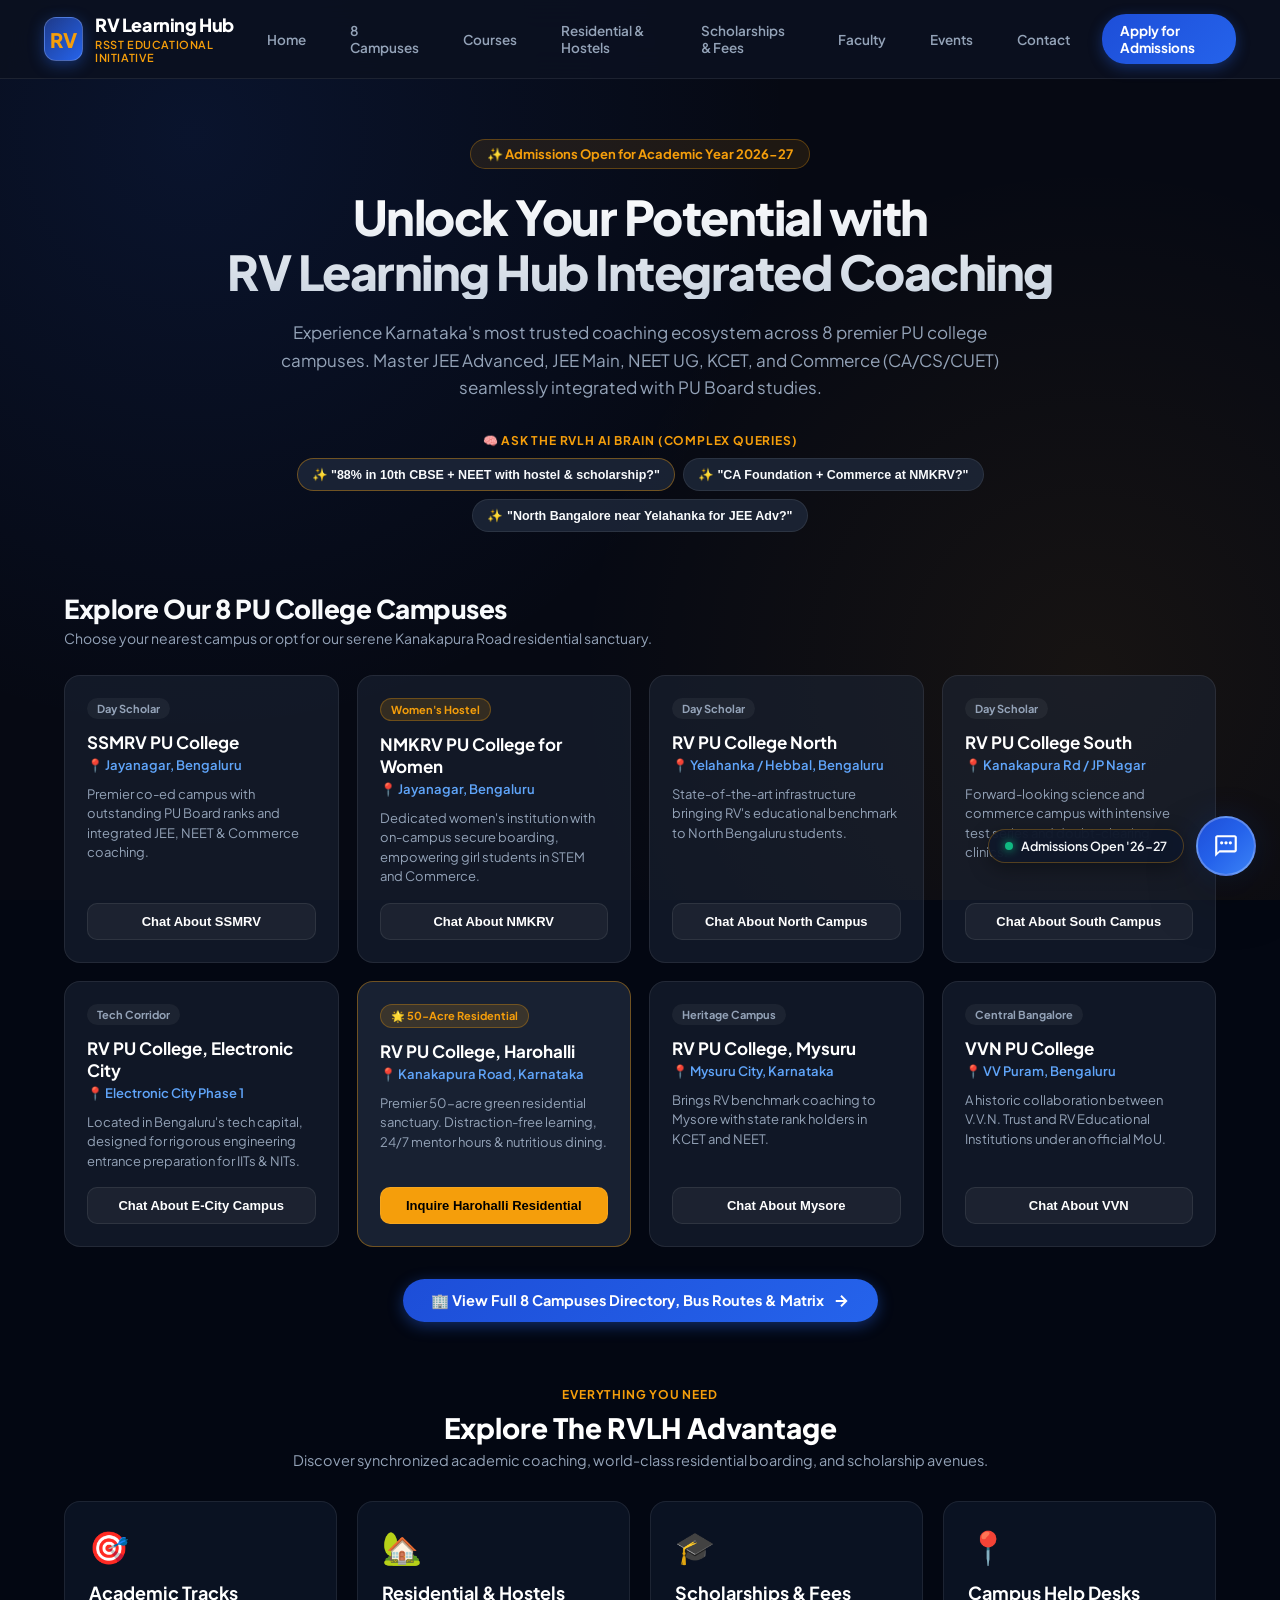
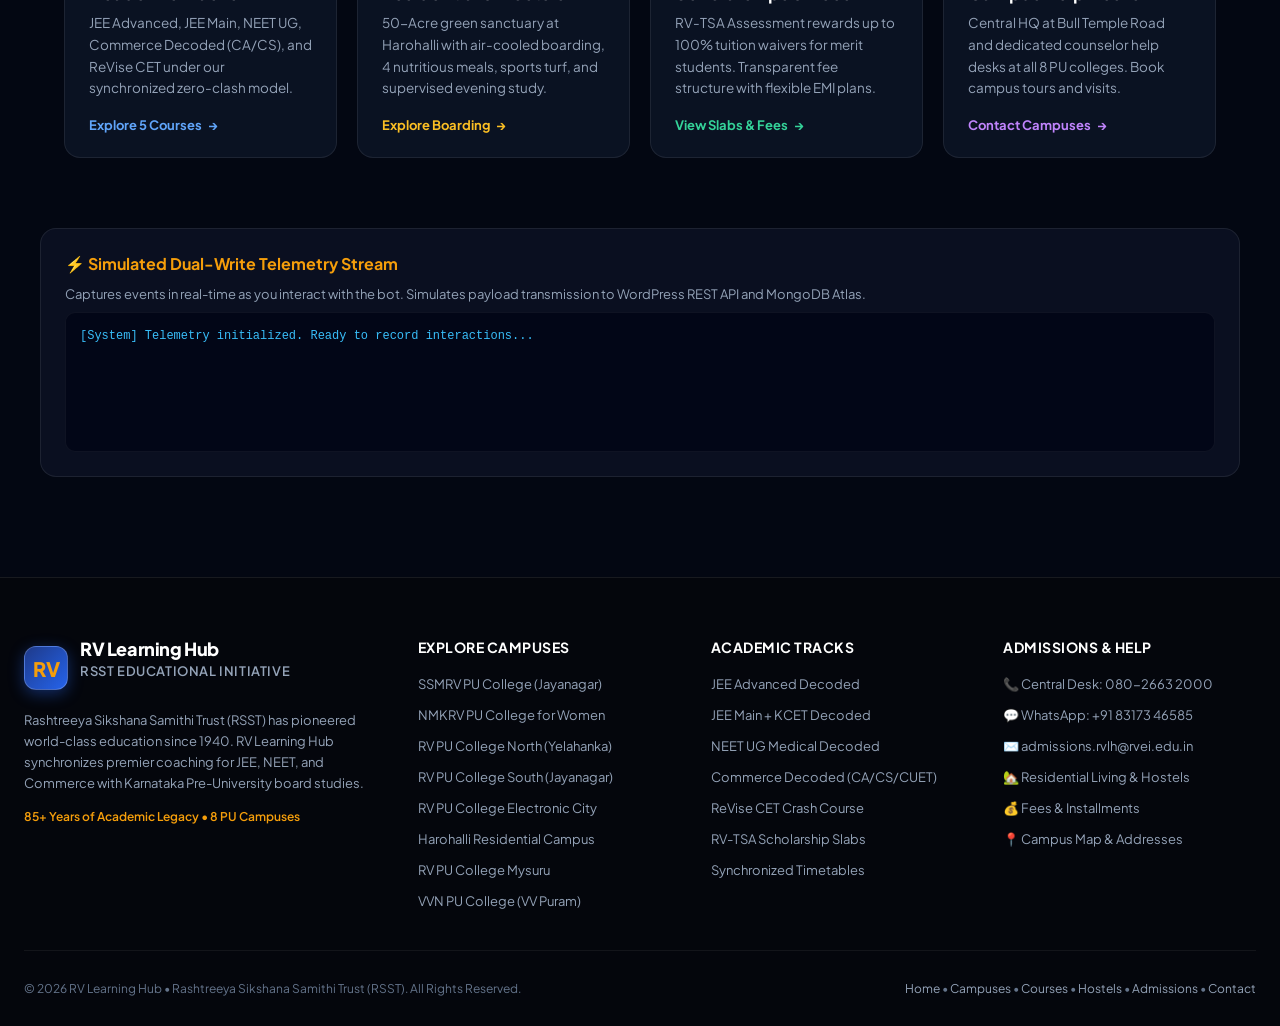
<file: website-home.html>
<!DOCTYPE html>
<html lang="en">
<head>
  <meta charset="UTF-8">
  <meta name="viewport" content="width=device-width, initial-scale=1.0">
  <title>RV Learning Hub | Top Coaching for JEE, NEET & Commerce</title>
  <link rel="preconnect" href="https://fonts.googleapis.com">
  <link rel="preconnect" href="https://fonts.gstatic.com" crossorigin>
  <link href="https://fonts.googleapis.com/css2?family=Plus+Jakarta+Sans:wght@300;400;500;600;700;800&display=swap" rel="stylesheet">
  
  <!-- Common Navigation & Chatbot Stylesheets -->
  <link rel="stylesheet" href="website-nav.css">
  <link rel="stylesheet" href="rvlh-chatbot.css?v=2.5">

  <style>
    :root {
      --primary: #1d4ed8;
      --accent: #f59e0b;
      --bg: #030712;
      --surface: #0f172a;
      --card: rgba(30, 41, 59, 0.5);
      --border: rgba(255, 255, 255, 0.08);
      --text: #f8fafc;
      --text-muted: #94a3b8;
    }

    * { margin: 0; padding: 0; box-sizing: border-box; }
    body {
      font-family: 'Plus Jakarta Sans', sans-serif;
      background: var(--bg);
      color: var(--text);
      min-height: 100vh;
      overflow-x: hidden;
    }

    /* Hero Section */
    .hero {
      max-width: 1200px;
      margin: 60px auto 40px auto;
      padding: 0 24px;
      text-align: center;
    }
    .hero-pill {
      display: inline-flex;
      align-items: center;
      gap: 8px;
      background: rgba(245, 158, 11, 0.1);
      border: 1px solid rgba(245, 158, 11, 0.3);
      color: var(--accent);
      padding: 6px 16px;
      border-radius: 20px;
      font-size: 13px;
      font-weight: 700;
      margin-bottom: 20px;
    }
    .hero h2 {
      font-size: 48px;
      font-weight: 800;
      line-height: 1.15;
      letter-spacing: -1.5px;
      margin-bottom: 20px;
      background: linear-gradient(180deg, #ffffff 0%, #cbd5e1 100%);
      -webkit-background-clip: text;
      -webkit-text-fill-color: transparent;
    }
    .hero p {
      max-width: 720px;
      margin: 0 auto 32px auto;
      font-size: 17px;
      color: var(--text-muted);
      line-height: 1.6;
    }

    /* 8 Campuses Grid */
    .campuses-section {
      max-width: 1200px;
      margin: 60px auto;
      padding: 0 24px;
    }
    .section-header {
      display: flex;
      align-items: flex-end;
      justify-content: space-between;
      margin-bottom: 28px;
    }
    .section-title h3 {
      font-size: 26px;
      font-weight: 800;
      letter-spacing: -0.5px;
    }
    .section-title p {
      color: var(--text-muted);
      font-size: 14px;
      margin-top: 4px;
    }

    .campus-grid {
      display: grid;
      grid-template-columns: repeat(auto-fill, minmax(270px, 1fr));
      gap: 18px;
    }
    .campus-box {
      background: var(--card);
      border: 1px solid var(--border);
      border-radius: 16px;
      padding: 22px;
      transition: all 0.3s cubic-bezier(0.16, 1, 0.3, 1);
      display: flex;
      flex-direction: column;
      justify-content: space-between;
    }
    .campus-box:hover {
      border-color: rgba(29, 78, 216, 0.5);
      transform: translateY(-4px);
      box-shadow: 0 12px 30px rgba(0, 0, 0, 0.4);
    }
    .campus-box-header {
      display: flex;
      justify-content: space-between;
      align-items: flex-start;
      margin-bottom: 12px;
    }
    .campus-tag {
      font-size: 11px;
      font-weight: 700;
      padding: 4px 10px;
      border-radius: 20px;
      background: rgba(255, 255, 255, 0.05);
      color: var(--text-muted);
    }
    .campus-tag.residential {
      background: rgba(245, 158, 11, 0.15);
      color: var(--accent);
      border: 1px solid rgba(245, 158, 11, 0.3);
    }
    .campus-name {
      font-size: 17px;
      font-weight: 700;
      margin-bottom: 4px;
      color: #fff;
    }
    .campus-loc {
      font-size: 13px;
      color: #60a5fa;
      font-weight: 600;
      margin-bottom: 12px;
    }
    .campus-desc {
      font-size: 13px;
      color: var(--text-muted);
      line-height: 1.5;
      margin-bottom: 16px;
    }
    .campus-chat-trigger {
      width: 100%;
      padding: 10px;
      background: rgba(255, 255, 255, 0.05);
      border: 1px solid var(--border);
      border-radius: 10px;
      color: #fff;
      font-size: 13px;
      font-weight: 600;
      cursor: pointer;
      transition: all 0.2s;
    }
    .campus-chat-trigger:hover {
      background: var(--primary);
      border-color: var(--primary);
    }

    /* Live Telemetry Inspector Drawer */
    .telemetry-inspector {
      max-width: 1200px;
      margin: 60px auto 100px auto;
      padding: 24px;
      background: rgba(15, 23, 42, 0.6);
      border: 1px solid var(--border);
      border-radius: 16px;
    }
    .telemetry-inspector h4 {
      font-size: 16px;
      font-weight: 700;
      color: var(--accent);
      margin-bottom: 12px;
      display: flex;
      align-items: center;
      gap: 8px;
    }
    .telemetry-log-box {
      background: #020617;
      border: 1px solid rgba(255, 255, 255, 0.05);
      border-radius: 10px;
      padding: 14px;
      height: 140px;
      overflow-y: auto;
      font-family: monospace;
      font-size: 12px;
      color: #38bdf8;
      line-height: 1.6;
    }

    @media (max-width: 768px) {
      .hero h2 { font-size: 32px; }
      .nav-links { display: none; }
    }
  </style>
</head>
<body>

  <div class="ambient-bg"></div>

  <!-- Shared Header -->
  <header class="site-header">
    <div class="site-nav-container">
      <a href="index.html" class="site-logo-group">
        <div class="site-logo-badge">RV</div>
        <div class="site-logo-text">
          <div class="site-logo-title">RV Learning Hub</div>
          <p>RSST Educational Initiative</p>
        </div>
      </a>
      <nav class="site-nav-links">
        <a href="index.html" class="site-nav-link active">Home</a>
        <a href="campuses.html" class="site-nav-link">8 Campuses</a>
        <a href="courses.html" class="site-nav-link">Courses</a>
        <a href="hostels.html" class="site-nav-link">Residential & Hostels</a>
        <a href="admissions.html" class="site-nav-link">Scholarships & Fees</a>
        <a href="faculty.html" class="site-nav-link">Faculty</a>
        <a href="events.html" class="site-nav-link">Events</a>
        <a href="contact.html" class="site-nav-link">Contact</a>
        <a href="admissions.html#apply" class="site-nav-cta">Apply for Admissions</a>
      </nav>
      <button class="site-mobile-toggle" id="site-mobile-toggle" aria-label="Toggle Navigation">
        <svg width="22" height="22" viewBox="0 0 24 24" fill="none" stroke="currentColor" stroke-width="2.5"><line x1="3" y1="12" x2="21" y2="12"></line><line x1="3" y1="6" x2="21" y2="6"></line><line x1="3" y1="18" x2="21" y2="18"></line></svg>
      </button>
    </div>
  </header>

  <!-- Mobile Drawer -->
  <div class="site-mobile-drawer" id="site-mobile-drawer">
    <a href="index.html" class="site-nav-link active">Home</a>
    <a href="campuses.html" class="site-nav-link">8 Campuses Directory</a>
    <a href="courses.html" class="site-nav-link">Courses (JEE / NEET / Commerce)</a>
    <a href="hostels.html" class="site-nav-link">Residential & Hostels (Harohalli)</a>
    <a href="admissions.html" class="site-nav-link">Scholarships & Fees (RV-TSA)</a>
    <a href="faculty.html" class="site-nav-link">Faculty & Leadership</a>
    <a href="events.html" class="site-nav-link">Events & Calendar</a>
    <a href="contact.html" class="site-nav-link">Admissions Contact & Counseling</a>
    <a href="admissions.html#apply" class="site-nav-cta">Apply for Admissions</a>
  </div>

  <!-- Hero Section -->
  <section class="hero">
    <div class="hero-pill">
      <span>✨ Admissions Open for Academic Year 2026-27</span>
    </div>
    <h2>Unlock Your Potential with<br/>RV Learning Hub Integrated Coaching</h2>
    <p>
      Experience Karnataka's most trusted coaching ecosystem across 8 premier PU college campuses. 
      Master JEE Advanced, JEE Main, NEET UG, KCET, and Commerce (CA/CS/CUET) seamlessly integrated with PU Board studies.
    </p>

    <!-- AI Brain Quick Prompt Testers -->
    <div style="margin-top: 24px; display:flex; flex-direction:column; align-items:center; gap:10px;">
      <span style="font-size:12px; font-weight:700; color:var(--accent); text-transform:uppercase; letter-spacing:0.8px;">
        🧠 Ask The RVLH AI Brain (Complex Queries)
      </span>
      <div style="display:flex; flex-wrap:wrap; justify-content:center; gap:8px; max-width:850px;">
        <button onclick="testBrainPrompt('My daughter got 88% in 10th CBSE and wants NEET with hostel. What are the best options and scholarships?')" style="background:rgba(30,41,59,0.8); border:1px solid rgba(245,158,11,0.4); color:#f8fafc; padding:8px 14px; border-radius:20px; font-size:12.5px; cursor:pointer; font-weight:600; transition:all 0.2s;">
          ✨ "88% in 10th CBSE + NEET with hostel & scholarship?"
        </button>
        <button onclick="testBrainPrompt('Can I prepare for CA Foundation and Commerce PU at NMKRV Women College?')" style="background:rgba(30,41,59,0.8); border:1px solid var(--border); color:#f8fafc; padding:8px 14px; border-radius:20px; font-size:12.5px; cursor:pointer; font-weight:600; transition:all 0.2s;">
          ✨ "CA Foundation + Commerce at NMKRV?"
        </button>
        <button onclick="testBrainPrompt('We stay in North Bangalore near Yelahanka. Which campus offers integrated JEE Advanced coaching?')" style="background:rgba(30,41,59,0.8); border:1px solid var(--border); color:#f8fafc; padding:8px 14px; border-radius:20px; font-size:12.5px; cursor:pointer; font-weight:600; transition:all 0.2s;">
          ✨ "North Bangalore near Yelahanka for JEE Adv?"
        </button>
      </div>
    </div>
  </section>

  <!-- 8 Campuses Grid -->
  <section class="campuses-section" id="campuses">
    <div class="section-header">
      <div class="section-title">
        <h3>Explore Our 8 PU College Campuses</h3>
        <p>Choose your nearest campus or opt for our serene Kanakapura Road residential sanctuary.</p>
      </div>
    </div>

    <div class="campus-grid">
      <!-- 1. SSMRV -->
      <div class="campus-box">
        <div>
          <div class="campus-box-header">
            <span class="campus-tag">Day Scholar</span>
          </div>
          <div class="campus-name">SSMRV PU College</div>
          <div class="campus-loc">📍 Jayanagar, Bengaluru</div>
          <div class="campus-desc">Premier co-ed campus with outstanding PU Board ranks and integrated JEE, NEET & Commerce coaching.</div>
        </div>
        <button class="campus-chat-trigger" onclick="openChatWithCampus('ssmrv')">Chat About SSMRV</button>
      </div>

      <!-- 2. NMKRV -->
      <div class="campus-box">
        <div>
          <div class="campus-box-header">
            <span class="campus-tag residential">Women's Hostel</span>
          </div>
          <div class="campus-name">NMKRV PU College for Women</div>
          <div class="campus-loc">📍 Jayanagar, Bengaluru</div>
          <div class="campus-desc">Dedicated women's institution with on-campus secure boarding, empowering girl students in STEM and Commerce.</div>
        </div>
        <button class="campus-chat-trigger" onclick="openChatWithCampus('nmkrv')">Chat About NMKRV</button>
      </div>

      <!-- 3. RV PU North -->
      <div class="campus-box">
        <div>
          <div class="campus-box-header">
            <span class="campus-tag">Day Scholar</span>
          </div>
          <div class="campus-name">RV PU College North</div>
          <div class="campus-loc">📍 Yelahanka / Hebbal, Bengaluru</div>
          <div class="campus-desc">State-of-the-art infrastructure bringing RV's educational benchmark to North Bengaluru students.</div>
        </div>
        <button class="campus-chat-trigger" onclick="openChatWithCampus('rv_north')">Chat About North Campus</button>
      </div>

      <!-- 4. RV PU South -->
      <div class="campus-box">
        <div>
          <div class="campus-box-header">
            <span class="campus-tag">Day Scholar</span>
          </div>
          <div class="campus-name">RV PU College South</div>
          <div class="campus-loc">📍 Kanakapura Rd / JP Nagar</div>
          <div class="campus-desc">Forward-looking science and commerce campus with intensive test series and doubt-clearing clinics.</div>
        </div>
        <button class="campus-chat-trigger" onclick="openChatWithCampus('rv_south')">Chat About South Campus</button>
      </div>

      <!-- 5. RV PU E-City -->
      <div class="campus-box">
        <div>
          <div class="campus-box-header">
            <span class="campus-tag">Tech Corridor</span>
          </div>
          <div class="campus-name">RV PU College, Electronic City</div>
          <div class="campus-loc">📍 Electronic City Phase 1</div>
          <div class="campus-desc">Located in Bengaluru's tech capital, designed for rigorous engineering entrance preparation for IITs & NITs.</div>
        </div>
        <button class="campus-chat-trigger" onclick="openChatWithCampus('rv_ecity')">Chat About E-City Campus</button>
      </div>

      <!-- 6. RV PU Harohalli (Residential) -->
      <div class="campus-box" style="border-color: rgba(245, 158, 11, 0.4); background: rgba(30, 41, 59, 0.8);">
        <div>
          <div class="campus-box-header">
            <span class="campus-tag residential">🌟 50-Acre Residential</span>
          </div>
          <div class="campus-name">RV PU College, Harohalli</div>
          <div class="campus-loc">📍 Kanakapura Road, Karnataka</div>
          <div class="campus-desc">Premier 50-acre green residential sanctuary. Distraction-free learning, 24/7 mentor hours & nutritious dining.</div>
        </div>
        <button class="campus-chat-trigger" style="background: var(--accent); color: #000; font-weight:800;" onclick="openChatWithCampus('rv_harohalli')">Inquire Harohalli Residential</button>
      </div>

      <!-- 7. RV PU Mysuru -->
      <div class="campus-box">
        <div>
          <div class="campus-box-header">
            <span class="campus-tag">Heritage Campus</span>
          </div>
          <div class="campus-name">RV PU College, Mysuru</div>
          <div class="campus-loc">📍 Mysuru City, Karnataka</div>
          <div class="campus-desc">Brings RV benchmark coaching to Mysore with state rank holders in KCET and NEET.</div>
        </div>
        <button class="campus-chat-trigger" onclick="openChatWithCampus('rv_mysuru')">Chat About Mysore</button>
      </div>

      <!-- 8. VVN PU College -->
      <div class="campus-box">
        <div>
          <div class="campus-box-header">
            <span class="campus-tag">Central Bangalore</span>
          </div>
          <div class="campus-name">VVN PU College</div>
          <div class="campus-loc">📍 VV Puram, Bengaluru</div>
          <div class="campus-desc">A historic collaboration between V.V.N. Trust and RV Educational Institutions under an official MoU.</div>
        </div>
        <button class="campus-chat-trigger" onclick="openChatWithCampus('vvn')">Chat About VVN</button>
      </div>
    </div>

    <!-- View All Campuses Action -->
    <div style="text-align: center; margin-top: 32px;">
      <a href="campuses.html" style="display:inline-flex; align-items:center; gap:8px; background:linear-gradient(135deg, #1d4ed8, #2563eb); color:#fff; padding:12px 28px; border-radius:30px; font-weight:700; text-decoration:none; font-size:14.5px; box-shadow:0 4px 15px rgba(37,99,235,0.4); transition:all 0.2s;">
        <span>🏢 View Full 8 Campuses Directory, Bus Routes & Matrix</span>
        <svg width="18" height="18" viewBox="0 0 24 24" fill="none" stroke="currentColor" stroke-width="2.5"><path d="M5 12h14M12 5l7 7-7 7"/></svg>
      </a>
    </div>
  </section>

  <!-- Portal Gateway Feature Grid -->
  <section style="max-width: 1200px; margin: 50px auto 70px auto; padding: 0 24px;">
    <div style="text-align: center; margin-bottom: 32px;">
      <div style="display: inline-block; font-size: 12px; font-weight: 700; color: var(--accent); text-transform: uppercase; letter-spacing: 0.8px; margin-bottom: 8px;">
        Everything You Need
      </div>
      <h3 style="font-size: 28px; font-weight: 800; color: #fff;">Explore The RVLH Advantage</h3>
      <p style="color: var(--text-muted); font-size: 14.5px; margin-top: 6px;">Discover synchronized academic coaching, world-class residential boarding, and scholarship avenues.</p>
    </div>

    <div style="display: grid; grid-template-columns: repeat(auto-fit, minmax(260px, 1fr)); gap: 20px;">
      <!-- Card 1: Courses -->
      <a href="courses.html" style="background: rgba(15, 23, 42, 0.7); border: 1px solid var(--border); border-radius: 16px; padding: 24px; text-decoration: none; color: inherit; transition: all 0.25s ease; display: flex; flex-direction: column; justify-content: space-between;" onmouseover="this.style.borderColor='rgba(59,130,246,0.5)'; this.style.transform='translateY(-4px)';" onmouseout="this.style.borderColor='var(--border)'; this.style.transform='none';">
        <div>
          <div style="font-size: 32px; margin-bottom: 14px;">🎯</div>
          <h4 style="font-size: 18px; font-weight: 700; color: #fff; margin-bottom: 8px;">Academic Tracks</h4>
          <p style="font-size: 13.5px; color: var(--text-muted); line-height: 1.6;">JEE Advanced, JEE Main, NEET UG, Commerce Decoded (CA/CS), and ReVise CET under our synchronized zero-clash model.</p>
        </div>
        <div style="margin-top: 18px; font-size: 13px; font-weight: 700; color: #60a5fa; display: flex; align-items: center; gap: 6px;">
          <span>Explore 5 Courses</span> &rarr;
        </div>
      </a>

      <!-- Card 2: Hostels -->
      <a href="hostels.html" style="background: rgba(15, 23, 42, 0.7); border: 1px solid var(--border); border-radius: 16px; padding: 24px; text-decoration: none; color: inherit; transition: all 0.25s ease; display: flex; flex-direction: column; justify-content: space-between;" onmouseover="this.style.borderColor='rgba(245,158,11,0.5)'; this.style.transform='translateY(-4px)';" onmouseout="this.style.borderColor='var(--border)'; this.style.transform='none';">
        <div>
          <div style="font-size: 32px; margin-bottom: 14px;">🏡</div>
          <h4 style="font-size: 18px; font-weight: 700; color: #fff; margin-bottom: 8px;">Residential & Hostels</h4>
          <p style="font-size: 13.5px; color: var(--text-muted); line-height: 1.6;">50-Acre green sanctuary at Harohalli with air-cooled boarding, 4 nutritious meals, sports turf, and supervised evening study.</p>
        </div>
        <div style="margin-top: 18px; font-size: 13px; font-weight: 700; color: #fbbf24; display: flex; align-items: center; gap: 6px;">
          <span>Explore Boarding</span> &rarr;
        </div>
      </a>

      <!-- Card 3: Scholarships -->
      <a href="admissions.html" style="background: rgba(15, 23, 42, 0.7); border: 1px solid var(--border); border-radius: 16px; padding: 24px; text-decoration: none; color: inherit; transition: all 0.25s ease; display: flex; flex-direction: column; justify-content: space-between;" onmouseover="this.style.borderColor='rgba(16,185,129,0.5)'; this.style.transform='translateY(-4px)';" onmouseout="this.style.borderColor='var(--border)'; this.style.transform='none';">
        <div>
          <div style="font-size: 32px; margin-bottom: 14px;">🎓</div>
          <h4 style="font-size: 18px; font-weight: 700; color: #fff; margin-bottom: 8px;">Scholarships & Fees</h4>
          <p style="font-size: 13.5px; color: var(--text-muted); line-height: 1.6;">RV-TSA Assessment rewards up to 100% tuition waivers for merit students. Transparent fee structure with flexible EMI plans.</p>
        </div>
        <div style="margin-top: 18px; font-size: 13px; font-weight: 700; color: #34d399; display: flex; align-items: center; gap: 6px;">
          <span>View Slabs & Fees</span> &rarr;
        </div>
      </a>

      <!-- Card 4: Contact & Counseling -->
      <a href="contact.html" style="background: rgba(15, 23, 42, 0.7); border: 1px solid var(--border); border-radius: 16px; padding: 24px; text-decoration: none; color: inherit; transition: all 0.25s ease; display: flex; flex-direction: column; justify-content: space-between;" onmouseover="this.style.borderColor='rgba(168,85,247,0.5)'; this.style.transform='translateY(-4px)';" onmouseout="this.style.borderColor='var(--border)'; this.style.transform='none';">
        <div>
          <div style="font-size: 32px; margin-bottom: 14px;">📍</div>
          <h4 style="font-size: 18px; font-weight: 700; color: #fff; margin-bottom: 8px;">Campus Help Desks</h4>
          <p style="font-size: 13.5px; color: var(--text-muted); line-height: 1.6;">Central HQ at Bull Temple Road and dedicated counselor help desks at all 8 PU colleges. Book campus tours and visits.</p>
        </div>
        <div style="margin-top: 18px; font-size: 13px; font-weight: 700; color: #c084fc; display: flex; align-items: center; gap: 6px;">
          <span>Contact Campuses</span> &rarr;
        </div>
      </a>
    </div>
  </section>

  <!-- Live Telemetry Inspector (For Developer / Admin Verification) -->
  <section class="telemetry-inspector">
    <h4>⚡ Simulated Dual-Write Telemetry Stream</h4>
    <p style="font-size:13px; color:var(--text-muted); margin-bottom: 10px;">
      Captures events in real-time as you interact with the bot. Simulates payload transmission to WordPress REST API and MongoDB Atlas.
    </p>
    <div class="telemetry-log-box" id="telemetry-logs">
      [System] Telemetry initialized. Ready to record interactions...
    </div>
  </section>

  <!-- Unified Footer -->
  <footer class="site-footer">
    <div class="site-footer-container">
      <div class="site-footer-brand">
        <div class="site-logo-group" style="margin-bottom: 12px;">
          <div class="site-logo-badge">RV</div>
          <div class="site-logo-text">
            <div class="site-logo-title">RV Learning Hub</div>
            <p>RSST Educational Initiative</p>
          </div>
        </div>
        <p>
          Rashtreeya Sikshana Samithi Trust (RSST) has pioneered world-class education since 1940. 
          RV Learning Hub synchronizes premier coaching for JEE, NEET, and Commerce with Karnataka Pre-University board studies.
        </p>
        <div class="site-footer-trust">85+ Years of Academic Legacy &bull; 8 PU Campuses</div>
      </div>
      <div class="site-footer-col">
        <h5>Explore Campuses</h5>
        <ul>
          <li><a href="campuses.html#ssmrv">SSMRV PU College (Jayanagar)</a></li>
          <li><a href="campuses.html#nmkrv">NMKRV PU College for Women</a></li>
          <li><a href="campuses.html#rv_north">RV PU College North (Yelahanka)</a></li>
          <li><a href="campuses.html#rv_south">RV PU College South (Jayanagar)</a></li>
          <li><a href="campuses.html#rv_ecity">RV PU College Electronic City</a></li>
          <li><a href="campuses.html#rv_harohalli">Harohalli Residential Campus</a></li>
          <li><a href="campuses.html#rv_mysuru">RV PU College Mysuru</a></li>
          <li><a href="campuses.html#vvn">VVN PU College (VV Puram)</a></li>
        </ul>
      </div>
      <div class="site-footer-col">
        <h5>Academic Tracks</h5>
        <ul>
          <li><a href="courses.html#jee_adv">JEE Advanced Decoded</a></li>
          <li><a href="courses.html#jee_main">JEE Main + KCET Decoded</a></li>
          <li><a href="courses.html#neet_ug">NEET UG Medical Decoded</a></li>
          <li><a href="courses.html#commerce">Commerce Decoded (CA/CS/CUET)</a></li>
          <li><a href="courses.html#revise_cet">ReVise CET Crash Course</a></li>
          <li><a href="admissions.html#scholarships">RV-TSA Scholarship Slabs</a></li>
          <li><a href="hostels.html#schedule">Synchronized Timetables</a></li>
        </ul>
      </div>
      <div class="site-footer-col">
        <h5>Admissions & Help</h5>
        <ul>
          <li><a href="tel:08026632000">📞 Central Desk: 080-2663 2000</a></li>
          <li><a href="https://wa.me/918317346585">💬 WhatsApp: +91 83173 46585</a></li>
          <li><a href="mailto:admissions.rvlh@rvei.edu.in">✉️ admissions.rvlh@rvei.edu.in</a></li>
          <li><a href="hostels.html">🏡 Residential Living & Hostels</a></li>
          <li><a href="admissions.html">💰 Fees & Installments</a></li>
          <li><a href="contact.html">📍 Campus Map & Addresses</a></li>
        </ul>
      </div>
    </div>
    <div class="site-footer-bottom">
      <div>&copy; 2026 RV Learning Hub &bull; Rashtreeya Sikshana Samithi Trust (RSST). All Rights Reserved.</div>
      <div>
        <a href="index.html">Home</a> &bull;
        <a href="campuses.html">Campuses</a> &bull;
        <a href="courses.html">Courses</a> &bull;
        <a href="hostels.html">Hostels</a> &bull;
        <a href="admissions.html">Admissions</a> &bull;
        <a href="contact.html">Contact</a>
      </div>
    </div>
  </footer>

  <!-- Scripts -->
  <script src="website-nav.js"></script>
  <script>
    // Configuration Mock for Local Testing
    window.RVLH_CONFIG = {
      wpRestUrl: 'https://rvlearninghub.com/wp-json/rvlh-chatbot/v1',
      vercelUrl: 'https://chatbot-dashboard.vercel.app',
      apiKey: 'rvlh_demo_key_12345',
      instituteId: 'rvlh'
    };

    // Override console.log for Telemetry Inspector
    const logBox = document.getElementById('telemetry-logs');
    const originalLog = console.log;
    console.log = function(...args) {
      originalLog.apply(console, args);
      const str = args.map(a => typeof a === 'object' ? JSON.stringify(a) : a).join(' ');
      if (str.includes('[RVLH Telemetry]') || str.includes('[DB]') || str.includes('[RVLH Engine]')) {
        const line = document.createElement('div');
        line.textContent = `[${new Date().toLocaleTimeString()}] ${str}`;
        logBox.appendChild(line);
        logBox.scrollTop = logBox.scrollHeight;
      }
    };
  </script>

  <script src="rvlh-knowledge-base.js?v=2.5"></script>
  <script src="telemetry.js?v=2.5"></script>
  <script src="rvlh-engine.js?v=2.5"></script>
  <script src="rvlh-chatbot.js?v=2.5"></script>

</body>
</html>
</file>
<file: rvlh-chatbot.css>
/* ==========================================================================
   RVLH Multi-Institute Chatbot Styling - Executive RSST Pro Edition
   Brand Colors: Midnight Obsidian (#060913), Royal Blue (#2563eb), Gold (#f59e0b)
   Features: Glassmorphism, Zero-Scrollbar Card Carousel with Nav Arrows,
             Frosted Action Chips, Widescreen Command Center, Rich Markdown
   ========================================================================== */

@import url('https://fonts.googleapis.com/css2?family=Plus+Jakarta+Sans:wght@300;400;500;600;700;800&display=swap');

:root {
  --rvlh-primary: #2563eb;
  --rvlh-primary-hover: #1d4ed8;
  --rvlh-primary-light: #60a5fa;
  --rvlh-primary-glow: rgba(37, 99, 235, 0.35);
  
  --rvlh-accent: #f59e0b;
  --rvlh-accent-hover: #d97706;
  --rvlh-accent-light: #fbbf24;
  --rvlh-accent-glow: rgba(245, 158, 11, 0.25);
  
  --rvlh-bg-deep: #060913;
  --rvlh-bg-surface: #0b1120;
  --rvlh-bg-card: rgba(17, 24, 39, 0.8);
  --rvlh-bg-card-hover: rgba(30, 41, 59, 0.85);
  
  --rvlh-border: rgba(255, 255, 255, 0.09);
  --rvlh-border-hover: rgba(255, 255, 255, 0.2);
  --rvlh-border-active: rgba(59, 130, 246, 0.5);
  
  --rvlh-text: #f8fafc;
  --rvlh-text-muted: #94a3b8;
  --rvlh-text-dim: #64748b;
  
  --rvlh-success: #10b981;
  --rvlh-danger: #ef4444;
  
  --rvlh-shadow: 0 25px 60px -15px rgba(0, 0, 0, 0.8), 0 0 35px rgba(37, 99, 235, 0.15);
  --rvlh-radius: 20px;
}

#rvlh-widget-root *,
#rvlh-widget-root *::before,
#rvlh-widget-root *::after {
  box-sizing: border-box;
  font-family: 'Plus Jakarta Sans', system-ui, -apple-system, sans-serif;
}

#rvlh-widget-root h1,
#rvlh-widget-root h2,
#rvlh-widget-root h3,
#rvlh-widget-root h4,
#rvlh-widget-root button,
#rvlh-widget-root input,
#rvlh-widget-root form {
  margin: 0;
  padding: 0;
}

/* ==========================================================================
   1. Floating Action Launcher Button (FAB)
   ========================================================================== */
.rvlh-fab-container {
  position: fixed;
  bottom: 24px;
  right: 24px;
  z-index: 999990;
  display: flex;
  align-items: center;
  gap: 12px;
  transition: all 0.25s cubic-bezier(0.16, 1, 0.3, 1);
}

body.rvlh-chat-open .rvlh-fab-container {
  opacity: 0;
  pointer-events: none;
  transform: scale(0.85);
}

.rvlh-fab-badge {
  background: rgba(15, 23, 42, 0.92);
  backdrop-filter: blur(14px);
  color: var(--rvlh-text);
  padding: 8px 16px;
  border-radius: 30px;
  font-size: 12.5px;
  font-weight: 600;
  border: 1px solid rgba(245, 158, 11, 0.3);
  box-shadow: 0 6px 20px rgba(0, 0, 0, 0.35);
  display: flex;
  align-items: center;
  gap: 8px;
  cursor: pointer;
  animation: rvlhSlideIn 0.4s cubic-bezier(0.16, 1, 0.3, 1);
  transition: all 0.25s ease;
  user-select: none;
}

.rvlh-fab-badge:hover {
  transform: translateY(-2px);
  border-color: var(--rvlh-accent);
  box-shadow: 0 8px 25px var(--rvlh-accent-glow);
}

.rvlh-fab-badge-dot {
  width: 8px;
  height: 8px;
  background: var(--rvlh-success);
  border-radius: 50%;
  box-shadow: 0 0 10px var(--rvlh-success);
  animation: rvlhPulse 2s infinite;
}

.rvlh-fab-btn {
  width: 60px;
  height: 60px;
  border-radius: 50%;
  background: linear-gradient(135deg, #1d4ed8, #2563eb, #3b82f6);
  border: 2px solid rgba(255, 255, 255, 0.25);
  color: #fff;
  display: flex;
  align-items: center;
  justify-content: center;
  cursor: pointer;
  box-shadow: var(--rvlh-shadow);
  transition: all 0.3s cubic-bezier(0.34, 1.56, 0.64, 1);
  position: relative;
  outline: none;
}

.rvlh-fab-btn:hover {
  transform: scale(1.08) translateY(-2px);
  box-shadow: 0 18px 36px rgba(37, 99, 235, 0.5);
}

.rvlh-fab-btn svg {
  width: 26px;
  height: 26px;
  fill: currentColor;
  transition: transform 0.25s ease;
}

/* ==========================================================================
   2. Main Chat Container Window
   ========================================================================== */
.rvlh-chat-window {
  position: fixed;
  bottom: 24px;
  right: 24px;
  width: 440px;
  height: 640px;
  max-height: calc(100vh - 40px);
  background: radial-gradient(130% 120% at 50% 0%, #0d1527 0%, #060913 100%);
  border-radius: var(--rvlh-radius);
  border: 1px solid var(--rvlh-border);
  box-shadow: 0 25px 60px rgba(0, 0, 0, 0.7), 0 0 35px rgba(37, 99, 235, 0.18);
  display: flex;
  flex-direction: column;
  overflow: hidden;
  z-index: 999999;
  opacity: 0;
  pointer-events: none;
  transform: translateY(18px) scale(0.97);
  transition: all 0.35s cubic-bezier(0.16, 1, 0.3, 1);
  backdrop-filter: blur(20px);
}

.rvlh-chat-window.open {
  opacity: 1;
  pointer-events: auto;
  transform: translateY(0) scale(1);
}

/* Widescreen Command Center Mode */
.rvlh-chat-window.expanded {
  width: 820px;
  height: 720px;
  max-height: calc(100vh - 40px);
  bottom: 24px;
  right: 24px;
}

/* ==========================================================================
   3. Header Section
   ========================================================================== */
.rvlh-chat-header {
  padding: 16px 20px;
  background: rgba(11, 17, 32, 0.95);
  backdrop-filter: blur(16px);
  border-bottom: 1px solid var(--rvlh-border);
  display: flex;
  align-items: center;
  justify-content: space-between;
  flex-shrink: 0;
}

.rvlh-header-info {
  display: flex;
  align-items: center;
  gap: 14px;
}

.rvlh-header-avatar {
  width: 44px;
  height: 44px;
  border-radius: 12px;
  background: linear-gradient(135deg, #1e3a8a, #2563eb);
  display: flex;
  align-items: center;
  justify-content: center;
  color: var(--rvlh-accent);
  font-weight: 800;
  font-size: 18px;
  border: 1px solid rgba(255, 255, 255, 0.2);
  box-shadow: 0 4px 14px rgba(37, 99, 235, 0.35);
  position: relative;
  flex-shrink: 0;
}

.rvlh-avatar-pulse {
  position: absolute;
  bottom: -2px;
  right: -2px;
  width: 11px;
  height: 11px;
  background: var(--rvlh-success);
  border-radius: 50%;
  border: 2px solid #0b1120;
  box-shadow: 0 0 8px var(--rvlh-success);
}

.rvlh-header-text {
  display: flex;
  flex-direction: column;
  gap: 2px;
}

.rvlh-title-row {
  display: flex;
  align-items: center;
  gap: 7px;
}

.rvlh-title-row h3 {
  color: var(--rvlh-text);
  font-size: 15.5px;
  font-weight: 700;
  letter-spacing: -0.2px;
  line-height: 1.2;
}

.rvlh-verified-badge {
  display: inline-flex;
  align-items: center;
  justify-content: center;
}

.rvlh-header-status {
  display: flex;
  align-items: center;
  gap: 7px;
  color: var(--rvlh-text-muted);
  font-size: 12px;
  font-weight: 500;
  margin-top: 2px;
}

.rvlh-status-dot {
  width: 7px;
  height: 7px;
  background: var(--rvlh-success);
  border-radius: 50%;
}

.rvlh-header-actions {
  display: flex;
  align-items: center;
  gap: 8px;
}

.rvlh-icon-btn {
  width: 34px;
  height: 34px;
  border-radius: 10px;
  background: rgba(255, 255, 255, 0.05);
  border: 1px solid var(--rvlh-border);
  color: var(--rvlh-text-muted);
  display: flex;
  align-items: center;
  justify-content: center;
  cursor: pointer;
  transition: all 0.2s ease;
  outline: none;
}

.rvlh-icon-btn:hover {
  background: rgba(255, 255, 255, 0.12);
  color: #fff;
  border-color: rgba(255, 255, 255, 0.2);
  transform: translateY(-1px);
}

/* ==========================================================================
   4. Category Quick Filter Toolbar
   ========================================================================== */
.rvlh-category-nav-wrapper {
  position: relative;
  background: rgba(11, 17, 32, 0.95);
  border-bottom: 1px solid var(--rvlh-border);
  flex-shrink: 0;
  display: flex;
  align-items: center;
  padding: 8px 12px;
  gap: 6px;
}

.rvlh-cat-scroll-btn {
  background: rgba(255, 255, 255, 0.05);
  border: 1px solid rgba(255, 255, 255, 0.08);
  color: var(--rvlh-text-muted);
  width: 26px;
  height: 28px;
  border-radius: 8px;
  display: flex;
  align-items: center;
  justify-content: center;
  cursor: pointer;
  font-size: 16px;
  font-weight: 700;
  flex-shrink: 0;
  transition: all 0.2s;
  outline: none;
  user-select: none;
}
.rvlh-cat-scroll-btn:hover {
  background: rgba(37, 99, 235, 0.35);
  color: #fff;
  border-color: var(--rvlh-primary);
}

.rvlh-category-nav {
  flex: 1;
  display: flex;
  gap: 8px;
  padding: 2px 4px;
  overflow-x: auto;
  scrollbar-width: none; /* Firefox */
  -ms-overflow-style: none; /* IE/Edge */
  scroll-behavior: smooth;
}

.rvlh-category-nav::-webkit-scrollbar {
  display: none; /* Chrome, Edge, Safari */
}

.rvlh-nav-tab {
  white-space: nowrap;
  padding: 7px 14px;
  border-radius: 20px;
  font-size: 12px;
  font-weight: 600;
  background: rgba(255, 255, 255, 0.04);
  border: 1px solid rgba(255, 255, 255, 0.08);
  color: var(--rvlh-text-muted);
  cursor: pointer;
  transition: all 0.2s cubic-bezier(0.16, 1, 0.3, 1);
  display: inline-flex;
  align-items: center;
  gap: 6px;
  outline: none;
  flex-shrink: 0;
}

.rvlh-nav-tab:hover {
  background: rgba(37, 99, 235, 0.18);
  border-color: rgba(59, 130, 246, 0.4);
  color: #fff;
  transform: translateY(-1px);
}

.rvlh-nav-tab.active {
  background: linear-gradient(135deg, #1d4ed8, #2563eb);
  border-color: #3b82f6;
  color: #fff;
  box-shadow: 0 2px 10px rgba(37, 99, 235, 0.35);
}

/* ==========================================================================
   5. Active Campus Context Bar
   ========================================================================== */
.rvlh-context-bar {
  background: linear-gradient(90deg, rgba(37, 99, 235, 0.2), rgba(15, 23, 42, 0.9));
  border-bottom: 1px solid rgba(59, 130, 246, 0.3);
  padding: 10px 18px;
  display: flex;
  align-items: center;
  justify-content: space-between;
  font-size: 12.5px;
  color: #93c5fd;
  flex-shrink: 0;
}

.rvlh-context-bar span {
  font-weight: 700;
  color: #fff;
}

.rvlh-context-clear {
  background: transparent;
  border: none;
  color: var(--rvlh-accent);
  cursor: pointer;
  font-size: 12px;
  font-weight: 700;
  transition: opacity 0.2s;
  outline: none;
}
.rvlh-context-clear:hover {
  opacity: 0.8;
  text-decoration: underline;
}

/* ==========================================================================
   6. Messages Area Viewport & Bubbles
   ========================================================================== */
.rvlh-messages-area {
  flex: 1 1 auto;
  min-height: 0; /* Prevents flex children from overflowing parent and cutting off footer! */
  padding: 20px 20px 24px 20px;
  overflow-y: auto;
  display: flex;
  flex-direction: column;
  gap: 18px;
  scroll-behavior: smooth;
}

.rvlh-messages-area::-webkit-scrollbar {
  width: 5px;
}
.rvlh-messages-area::-webkit-scrollbar-track {
  background: transparent;
}
.rvlh-messages-area::-webkit-scrollbar-thumb {
  background: rgba(255, 255, 255, 0.15);
  border-radius: 4px;
}
.rvlh-messages-area::-webkit-scrollbar-thumb:hover {
  background: rgba(255, 255, 255, 0.25);
}

/* Suggested Prompts Pill Container */
.rvlh-suggested-prompts-box {
  display: flex;
  flex-direction: column;
  gap: 10px;
  margin-top: 14px;
  margin-bottom: 6px;
  width: 100%;
}

.rvlh-prompts-title {
  font-size: 11.5px;
  font-weight: 700;
  color: var(--rvlh-accent);
  text-transform: uppercase;
  letter-spacing: 0.75px;
  margin-bottom: 4px;
}

.rvlh-prompt-pill-btn {
  background: rgba(255, 255, 255, 0.04);
  border: 1px solid rgba(255, 255, 255, 0.09);
  border-radius: 12px;
  color: #cbd5e1;
  font-size: 12.5px;
  font-weight: 500;
  padding: 11px 16px;
  line-height: 1.45;
  text-align: left;
  cursor: pointer;
  transition: all 0.2s ease;
  outline: none;
  display: flex;
  align-items: center;
  gap: 8px;
  width: 100%;
}

.rvlh-prompt-pill-btn:hover {
  background: rgba(37, 99, 235, 0.18);
  border-color: rgba(59, 130, 246, 0.45);
  color: #fff;
  transform: translateX(3px);
}

/* Message Rows */
.rvlh-msg-row {
  display: flex;
  flex-direction: column;
  gap: 12px;
  animation: rvlhFadeIn 0.25s ease;
  width: 100%;
}

.rvlh-msg-row.bot {
  align-items: flex-start;
}

.rvlh-msg-row.user {
  align-items: flex-end;
}

/* Bubbles */
#rvlh-widget-root .rvlh-bubble {
  max-width: 95%;
  padding: 18px 22px;
  border-radius: 18px;
  font-size: 13.5px;
  line-height: 1.7;
  word-wrap: break-word;
}

#rvlh-widget-root .rvlh-msg-row.bot .rvlh-bubble {
  background: var(--rvlh-bg-card);
  backdrop-filter: blur(14px);
  color: var(--rvlh-text);
  border: 1px solid var(--rvlh-border);
  border-bottom-left-radius: 6px;
  box-shadow: 0 6px 20px rgba(0, 0, 0, 0.35);
}

#rvlh-widget-root .rvlh-bubble p {
  margin: 0 0 12px 0;
  line-height: 1.7;
}
#rvlh-widget-root .rvlh-bubble p:last-child {
  margin-bottom: 0;
}

#rvlh-widget-root .rvlh-bubble ul,
#rvlh-widget-root .rvlh-bubble ol {
  margin: 10px 0 14px 20px;
  padding-left: 0;
}

#rvlh-widget-root .rvlh-bubble li {
  margin-bottom: 8px;
  line-height: 1.65;
}
#rvlh-widget-root .rvlh-bubble li:last-child {
  margin-bottom: 0;
}

#rvlh-widget-root .rvlh-msg-row.user .rvlh-bubble {
  background: linear-gradient(135deg, #1d4ed8, #2563eb);
  color: #ffffff;
  border-bottom-right-radius: 6px;
  box-shadow: 0 4px 14px rgba(29, 78, 216, 0.35);
  font-weight: 500;
  padding: 14px 18px;
}

/* Alert Boxes */
.rvlh-alert-box {
  background: rgba(245, 158, 11, 0.1);
  border-left: 3px solid var(--rvlh-accent);
  padding: 9px 12px;
  border-radius: 6px;
  margin: 8px 0;
  font-size: 12.5px;
  color: #fef3c7;
}

/* Rich Tables */
.rvlh-table-wrapper {
  width: 100%;
  overflow-x: auto;
  margin: 10px 0;
  border-radius: 8px;
  border: 1px solid var(--rvlh-border);
}

.rvlh-table {
  width: 100%;
  border-collapse: collapse;
  font-size: 12px;
  text-align: left;
}

.rvlh-table th {
  background: rgba(30, 41, 59, 0.95);
  padding: 8px 10px;
  border-bottom: 1px solid var(--rvlh-border);
  color: var(--rvlh-accent);
  font-weight: 700;
}

.rvlh-table td {
  padding: 7px 10px;
  border-bottom: 1px solid rgba(255, 255, 255, 0.05);
  color: var(--rvlh-text);
  background: rgba(15, 23, 42, 0.6);
}

/* ==========================================================================
   7. Campus & Course Cards Carousel (ZERO-SCROLLBAR & POLISHED)
   ========================================================================== */
.rvlh-carousel-wrapper {
  width: 100%;
  position: relative;
  margin: 4px 0 6px 0;
}

.rvlh-cards-scroll {
  display: flex;
  gap: 12px;
  overflow-x: auto;
  padding: 6px 2px 10px 2px;
  width: 100%;
  scroll-snap-type: x mandatory;
  -webkit-overflow-scrolling: touch;
  
  /* Kill default retro scrollbars across all browsers */
  scrollbar-width: none; /* Firefox */
  -ms-overflow-style: none; /* IE/Edge */
}

.rvlh-cards-scroll::-webkit-scrollbar {
  display: none !important; /* Chrome, Edge, Safari */
  width: 0 !important;
  height: 0 !important;
}

/* The Campus / Course Card */
.rvlh-campus-card {
  min-width: 235px;
  max-width: 235px;
  background: linear-gradient(180deg, rgba(22, 34, 56, 0.75) 0%, rgba(11, 18, 33, 0.9) 100%);
  border: 1px solid var(--rvlh-border);
  border-radius: 14px;
  padding: 14px;
  display: flex;
  flex-direction: column;
  justify-content: space-between;
  flex-shrink: 0;
  scroll-snap-align: start;
  transition: all 0.25s cubic-bezier(0.16, 1, 0.3, 1);
  box-shadow: 0 4px 14px rgba(0, 0, 0, 0.3);
}

.rvlh-campus-card:hover {
  border-color: rgba(59, 130, 246, 0.45);
  transform: translateY(-2px);
  box-shadow: 0 8px 24px rgba(0, 0, 0, 0.5), 0 0 15px rgba(37, 99, 235, 0.15);
}

.rvlh-card-top {
  margin-bottom: 8px;
}

/* Card Badges */
.rvlh-badge {
  display: inline-block;
  padding: 3px 8px;
  border-radius: 6px;
  font-size: 10.5px;
  font-weight: 700;
  margin-bottom: 6px;
  letter-spacing: 0.2px;
}

.rvlh-badge-blue {
  background: rgba(37, 99, 235, 0.18);
  color: #93c5fd;
  border: 1px solid rgba(59, 130, 246, 0.35);
}

.rvlh-badge-gold {
  background: rgba(245, 158, 11, 0.18);
  color: #fde68a;
  border: 1px solid rgba(245, 158, 11, 0.35);
}

.rvlh-campus-card-title {
  color: #fff;
  font-size: 14px;
  font-weight: 700;
  line-height: 1.35;
  margin-bottom: 4px;
}

.rvlh-campus-card-loc {
  color: var(--rvlh-text-muted);
  font-size: 11.5px;
  font-weight: 500;
  display: flex;
  align-items: center;
  gap: 4px;
  margin-bottom: 8px;
}

.rvlh-campus-card-loc svg {
  color: var(--rvlh-accent);
  flex-shrink: 0;
}

.rvlh-card-tags {
  display: flex;
  flex-wrap: wrap;
  gap: 5px;
  margin-bottom: 12px;
}

.rvlh-tag {
  background: rgba(255, 255, 255, 0.05);
  border: 1px solid rgba(255, 255, 255, 0.1);
  color: #cbd5e1;
  padding: 2px 7px;
  border-radius: 4px;
  font-size: 10.5px;
  font-weight: 600;
}

.rvlh-card-desc {
  color: var(--rvlh-text-muted);
  font-size: 11.5px;
  line-height: 1.45;
  margin-bottom: 12px;
}

.rvlh-card-desc strong {
  color: #e2e8f0;
}

.rvlh-campus-btn {
  width: 100%;
  padding: 8px 12px;
  background: linear-gradient(135deg, #1d4ed8, #2563eb);
  color: #fff;
  border: none;
  border-radius: 8px;
  font-size: 12px;
  font-weight: 700;
  cursor: pointer;
  display: flex;
  align-items: center;
  justify-content: center;
  gap: 6px;
  transition: all 0.2s ease;
  outline: none;
}

.rvlh-campus-btn:hover {
  background: linear-gradient(135deg, #2563eb, #3b82f6);
  box-shadow: 0 4px 14px rgba(37, 99, 235, 0.4);
  transform: translateY(-1px);
}

/* Carousel Nav Controls */
.rvlh-carousel-controls {
  display: flex;
  align-items: center;
  justify-content: space-between;
  padding: 4px 2px 0 2px;
}

.rvlh-carousel-arrow {
  width: 26px;
  height: 26px;
  border-radius: 50%;
  background: rgba(255, 255, 255, 0.06);
  border: 1px solid var(--rvlh-border);
  color: #cbd5e1;
  display: flex;
  align-items: center;
  justify-content: center;
  font-size: 16px;
  cursor: pointer;
  transition: all 0.2s ease;
  outline: none;
}

.rvlh-carousel-arrow:hover {
  background: rgba(37, 99, 235, 0.3);
  border-color: var(--rvlh-primary);
  color: #fff;
}

.rvlh-carousel-counter {
  font-size: 11px;
  color: var(--rvlh-text-dim);
  font-weight: 600;
}

/* In expanded mode, show cards in grid */
.rvlh-chat-window.expanded .rvlh-cards-scroll {
  flex-wrap: wrap;
}
.rvlh-chat-window.expanded .rvlh-campus-card {
  min-width: 230px;
  max-width: 230px;
  flex: 1 1 230px;
}

/* ==========================================================================
   8. Smart Action Chips (Balanced 2-Column Grid)
   ========================================================================== */
.rvlh-chips-container {
  display: grid;
  grid-template-columns: 1fr 1fr;
  gap: 12px;
  margin-top: 14px;
  margin-bottom: 8px;
  width: 100%;
}

.rvlh-chip {
  background: rgba(37, 99, 235, 0.1);
  border: 1px solid rgba(59, 130, 246, 0.28);
  color: #bfdbfe;
  padding: 12px 14px;
  min-height: 48px;
  border-radius: 12px;
  font-size: 12.5px;
  font-weight: 600;
  cursor: pointer;
  transition: all 0.2s cubic-bezier(0.16, 1, 0.3, 1);
  display: flex;
  align-items: center;
  justify-content: center;
  text-align: center;
  gap: 8px;
  outline: none;
  backdrop-filter: blur(8px);
  width: 100%;
  line-height: 1.35;
}

.rvlh-chip:hover {
  background: rgba(37, 99, 235, 0.25);
  border-color: #60a5fa;
  color: #ffffff;
  transform: translateY(-2px);
  box-shadow: 0 6px 18px rgba(37, 99, 235, 0.3);
}

/* If odd number of chips (like 5, 3, or 1), the last chip spans both columns! */
.rvlh-chip:last-child:nth-child(odd) {
  grid-column: span 2;
  padding: 13px 16px;
  font-size: 13px;
}

/* Highlighted Action Chips (Counselor / Scholarships) */
.rvlh-chip-gold {
  background: rgba(245, 158, 11, 0.12) !important;
  border-color: rgba(245, 158, 11, 0.35) !important;
  color: #fde68a !important;
}

.rvlh-chip-gold:hover {
  background: rgba(245, 158, 11, 0.28) !important;
  border-color: #fbbf24 !important;
  color: #ffffff !important;
  box-shadow: 0 6px 18px rgba(245, 158, 11, 0.35) !important;
}

/* ==========================================================================
   9. In-Chat Lead Form Modal
   ========================================================================== */
.rvlh-inchat-form {
  background: rgba(15, 23, 42, 0.95);
  border: 1px solid rgba(245, 158, 11, 0.35);
  border-radius: 16px;
  padding: 16px;
  width: 100%;
  max-width: 360px;
  box-shadow: 0 10px 30px rgba(0, 0, 0, 0.5);
  animation: rvlhSlideIn 0.3s ease;
}

.rvlh-form-header {
  font-size: 13.5px;
  font-weight: 700;
  color: var(--rvlh-accent);
  margin-bottom: 12px;
}

.rvlh-form-group {
  margin-bottom: 10px;
}

.rvlh-form-label {
  display: block;
  font-size: 11.5px;
  font-weight: 600;
  color: var(--rvlh-text-muted);
  margin-bottom: 4px;
}

.rvlh-form-input,
.rvlh-form-select {
  width: 100%;
  padding: 9px 12px;
  background: rgba(30, 41, 59, 0.85);
  border: 1px solid var(--rvlh-border);
  border-radius: 8px;
  color: #fff;
  font-size: 12.5px;
  outline: none;
  transition: border-color 0.2s;
}

.rvlh-form-input:focus,
.rvlh-form-select:focus {
  border-color: var(--rvlh-primary);
  background: rgba(30, 41, 59, 1);
}

.rvlh-form-submit-btn {
  width: 100%;
  padding: 10px;
  background: linear-gradient(135deg, #f59e0b, #d97706);
  color: #000;
  font-size: 13px;
  font-weight: 800;
  border: none;
  border-radius: 8px;
  cursor: pointer;
  transition: all 0.2s;
  margin-top: 6px;
}

.rvlh-form-submit-btn:hover {
  transform: translateY(-1px);
  box-shadow: 0 6px 18px rgba(245, 158, 11, 0.4);
}

/* ==========================================================================
   10. Footer Input Area & Contact Bar
   ========================================================================== */
.rvlh-chat-footer {
  padding: 16px 20px 18px 20px;
  background: rgba(11, 17, 32, 0.98);
  border-top: 1px solid var(--rvlh-border);
  flex-shrink: 0;
  box-sizing: border-box;
}

.rvlh-input-container {
  display: flex;
  align-items: center;
  gap: 10px;
  background: rgba(22, 33, 54, 0.7);
  border: 1px solid rgba(255, 255, 255, 0.12);
  border-radius: 28px;
  padding: 6px 8px 6px 18px;
  min-height: 52px;
  transition: all 0.2s ease;
}

.rvlh-input-container:focus-within {
  border-color: rgba(59, 130, 246, 0.85);
  background: rgba(22, 33, 54, 0.98);
  box-shadow: 0 0 16px rgba(37, 99, 235, 0.3);
}

.rvlh-input-field {
  flex: 1;
  background: transparent;
  border: none;
  outline: none;
  color: var(--rvlh-text);
  font-size: 13.5px;
  line-height: 1.4;
}

.rvlh-input-field::placeholder {
  color: #64748b;
  font-size: 13px;
}

.rvlh-mic-btn {
  width: 34px;
  height: 34px;
  border-radius: 50%;
  background: transparent;
  border: none;
  color: var(--rvlh-text-muted);
  display: flex;
  align-items: center;
  justify-content: center;
  cursor: pointer;
  transition: all 0.2s;
  outline: none;
  flex-shrink: 0;
}

.rvlh-mic-btn:hover {
  color: var(--rvlh-accent);
}

.rvlh-mic-btn.listening {
  color: #ef4444;
  animation: rvlhPulse 1.2s infinite;
}

.rvlh-send-btn {
  width: 38px;
  height: 38px;
  border-radius: 50%;
  background: linear-gradient(135deg, #1d4ed8, #2563eb);
  border: none;
  color: #fff;
  display: flex;
  align-items: center;
  justify-content: center;
  cursor: pointer;
  transition: all 0.2s;
  outline: none;
  flex-shrink: 0;
}

.rvlh-send-btn:hover {
  background: linear-gradient(135deg, #2563eb, #3b82f6);
  transform: scale(1.05);
}

.rvlh-quick-contact-bar {
  display: flex;
  align-items: center;
  justify-content: center;
  gap: 18px;
  padding-top: 12px;
  margin-top: 10px;
  border-top: 1px solid rgba(255, 255, 255, 0.08);
  font-size: 12px;
  line-height: 1.4;
  padding-bottom: 2px;
}

.rvlh-quick-link {
  color: #94a3b8;
  text-decoration: none;
  display: inline-flex;
  align-items: center;
  gap: 6px;
  transition: color 0.2s;
  white-space: nowrap;
  font-weight: 500;
}

.rvlh-quick-link:hover {
  color: var(--rvlh-accent);
}

.rvlh-footer-dot {
  color: #334155;
  font-size: 9px;
}

/* ==========================================================================
   11. Animations & Typing Indicator
   ========================================================================== */
.rvlh-typing-indicator {
  display: flex;
  gap: 4px;
  padding: 8px 14px;
  background: var(--rvlh-bg-card);
  border-radius: 14px;
  width: fit-content;
  border: 1px solid var(--rvlh-border);
}

.rvlh-typing-dot {
  width: 6px;
  height: 6px;
  background: var(--rvlh-accent);
  border-radius: 50%;
  animation: rvlhBounce 1.4s infinite ease-in-out both;
}

.rvlh-typing-dot:nth-child(1) { animation-delay: -0.32s; }
.rvlh-typing-dot:nth-child(2) { animation-delay: -0.16s; }

@keyframes rvlhPulse {
  0% { transform: scale(0.95); box-shadow: 0 0 0 0 rgba(16, 185, 129, 0.7); }
  70% { transform: scale(1); box-shadow: 0 0 0 8px rgba(16, 185, 129, 0); }
  100% { transform: scale(0.95); box-shadow: 0 0 0 0 rgba(16, 185, 129, 0); }
}

@keyframes rvlhSlideIn {
  from { opacity: 0; transform: translateY(10px); }
  to { opacity: 1; transform: translateY(0); }
}

@keyframes rvlhFadeIn {
  from { opacity: 0; transform: translateY(6px); }
  to { opacity: 1; transform: translateY(0); }
}

@keyframes rvlhBounce {
  0%, 80%, 100% { transform: scale(0); }
  40% { transform: scale(1); }
}

/* ==========================================================================
   12. Mobile Viewport (Drawer Sheet)
   ========================================================================== */
@media (max-width: 640px) {
  .rvlh-chat-window, .rvlh-chat-window.expanded {
    width: 100vw;
    height: 100vh;
    max-height: 100vh;
    bottom: 0;
    right: 0;
    border-radius: 0;
    border: none;
  }
  .rvlh-fab-container {
    bottom: 18px;
    right: 18px;
  }
}
</file>
<file: website-nav.css>
/* ==========================================================================
   RVLH Website Common Navigation & Footer Stylesheet
   Executive Dark Theme with High-Contrast Typography & Glassmorphism
   ========================================================================== */

:root {
  --site-primary: #2563eb;
  --site-primary-hover: #1d4ed8;
  --site-accent: #f59e0b;
  --site-accent-hover: #d97706;
  --site-bg: #060913;
  --site-surface: #0b1120;
  --site-card: rgba(17, 24, 39, 0.7);
  --site-border: rgba(255, 255, 255, 0.08);
  --site-text: #f8fafc;
  --site-text-muted: #94a3b8;
  --site-text-dim: #64748b;
}

/* --- Ambient Glow Background --- */
.ambient-bg {
  position: fixed;
  top: 0; left: 0; width: 100%; height: 100%;
  z-index: -1;
  background: 
    radial-gradient(circle at 15% 15%, rgba(37, 99, 235, 0.12) 0%, transparent 45%),
    radial-gradient(circle at 85% 75%, rgba(245, 158, 11, 0.07) 0%, transparent 40%),
    #060913;
  pointer-events: none;
}

/* --- Sticky Header Navigation --- */
header.site-header {
  border-bottom: 1px solid var(--site-border);
  background: rgba(11, 17, 32, 0.92);
  backdrop-filter: blur(16px);
  position: sticky;
  top: 0;
  z-index: 1000;
  transition: all 0.25s ease;
}

.site-nav-container {
  max-width: 1240px;
  margin: 0 auto;
  padding: 14px 24px;
  display: flex;
  align-items: center;
  justify-content: space-between;
}

.site-logo-group {
  display: flex;
  align-items: center;
  gap: 12px;
  text-decoration: none;
  color: var(--site-text);
}

.site-logo-badge {
  width: 44px;
  height: 44px;
  background: linear-gradient(135deg, #1e3a8a, #2563eb);
  border-radius: 12px;
  display: flex;
  align-items: center;
  justify-content: center;
  font-weight: 800;
  color: var(--site-accent);
  font-size: 20px;
  box-shadow: 0 4px 15px rgba(37, 99, 235, 0.4);
  border: 1px solid rgba(255, 255, 255, 0.2);
}

.site-logo-text h1, .site-logo-text .site-logo-title {
  font-size: 18px;
  font-weight: 800;
  letter-spacing: -0.4px;
  color: #fff;
  line-height: 1.2;
}

.site-logo-text p {
  font-size: 11px;
  color: var(--site-accent);
  font-weight: 600;
  text-transform: uppercase;
  letter-spacing: 0.6px;
  line-height: 1.2;
  margin-top: 2px;
}

/* Nav Links */
.site-nav-links {
  display: flex;
  align-items: center;
  gap: 20px;
}

.site-nav-link {
  color: var(--site-text-muted);
  text-decoration: none;
  font-size: 13.5px;
  font-weight: 600;
  transition: all 0.2s ease;
  padding: 6px 12px;
  border-radius: 8px;
}

.site-nav-link:hover {
  color: #fff;
  background: rgba(255, 255, 255, 0.05);
}

.site-nav-link.active {
  color: #fff;
  background: rgba(37, 99, 235, 0.18);
  border: 1px solid rgba(59, 130, 246, 0.35);
}

.site-nav-cta {
  background: linear-gradient(135deg, #1d4ed8, #2563eb);
  color: #fff !important;
  padding: 8px 18px;
  border-radius: 24px;
  font-size: 13.5px;
  font-weight: 700;
  text-decoration: none;
  transition: all 0.2s ease;
  box-shadow: 0 4px 14px rgba(37, 99, 235, 0.35);
  display: inline-flex;
  align-items: center;
  gap: 6px;
}

.site-nav-cta:hover {
  background: linear-gradient(135deg, #2563eb, #3b82f6);
  transform: translateY(-1px);
  box-shadow: 0 6px 20px rgba(37, 99, 235, 0.5);
}

/* Mobile Hamburger Toggle */
.site-mobile-toggle {
  display: none;
  background: transparent;
  border: 1px solid var(--site-border);
  border-radius: 8px;
  width: 40px;
  height: 40px;
  color: #fff;
  cursor: pointer;
  align-items: center;
  justify-content: center;
}

/* Mobile Drawer Overlay */
.site-mobile-drawer {
  position: fixed;
  top: 72px;
  left: 0;
  width: 100%;
  background: rgba(11, 17, 32, 0.98);
  backdrop-filter: blur(20px);
  border-bottom: 1px solid var(--site-border);
  padding: 20px 24px;
  display: flex;
  flex-direction: column;
  gap: 12px;
  transform: translateY(-120%);
  transition: transform 0.3s cubic-bezier(0.16, 1, 0.3, 1);
  z-index: 999;
}

.site-mobile-drawer.open {
  transform: translateY(0);
}

.site-mobile-drawer .site-nav-link {
  font-size: 15px;
  padding: 10px 14px;
  display: block;
}

.site-mobile-drawer .site-nav-cta {
  text-align: center;
  justify-content: center;
  margin-top: 8px;
}

/* --- Unified Footer --- */
footer.site-footer {
  border-top: 1px solid var(--site-border);
  background: #04060c;
  padding: 60px 24px 30px 24px;
  margin-top: 80px;
}

.site-footer-container {
  max-width: 1240px;
  margin: 0 auto;
  display: grid;
  grid-template-columns: 1.4fr 1fr 1fr 1fr;
  gap: 40px;
  padding-bottom: 40px;
  border-bottom: 1px solid rgba(255, 255, 255, 0.06);
}

.site-footer-brand h4 {
  font-size: 18px;
  font-weight: 800;
  color: #fff;
  margin-bottom: 8px;
}

.site-footer-brand p {
  font-size: 13px;
  color: var(--site-text-muted);
  line-height: 1.6;
  margin-bottom: 16px;
}

.site-footer-trust {
  font-size: 12px;
  color: var(--site-accent);
  font-weight: 600;
}

.site-footer-col h5 {
  font-size: 14px;
  font-weight: 700;
  color: #fff;
  text-transform: uppercase;
  letter-spacing: 0.5px;
  margin-bottom: 16px;
}

.site-footer-col ul {
  list-style: none;
  display: flex;
  flex-direction: column;
  gap: 10px;
}

.site-footer-col a {
  color: var(--site-text-muted);
  text-decoration: none;
  font-size: 13px;
  transition: color 0.2s ease;
}

.site-footer-col a:hover {
  color: var(--site-primary-light);
}

.site-footer-bottom {
  max-width: 1240px;
  margin: 30px auto 0 auto;
  display: flex;
  align-items: center;
  justify-content: space-between;
  font-size: 12px;
  color: var(--site-text-dim);
}

.site-footer-bottom a {
  color: var(--site-text-muted);
  text-decoration: none;
}
.site-footer-bottom a:hover {
  color: #fff;
}

@media (max-width: 960px) {
  .site-nav-links { display: none; }
  .site-mobile-toggle { display: flex; }
  .site-footer-container {
    grid-template-columns: 1fr 1fr;
    gap: 30px;
  }
}

@media (max-width: 640px) {
  .site-footer-container {
    grid-template-columns: 1fr;
    gap: 30px;
  }
  .site-footer-bottom {
    flex-direction: column;
    gap: 12px;
    text-align: center;
  }
}
</file>
